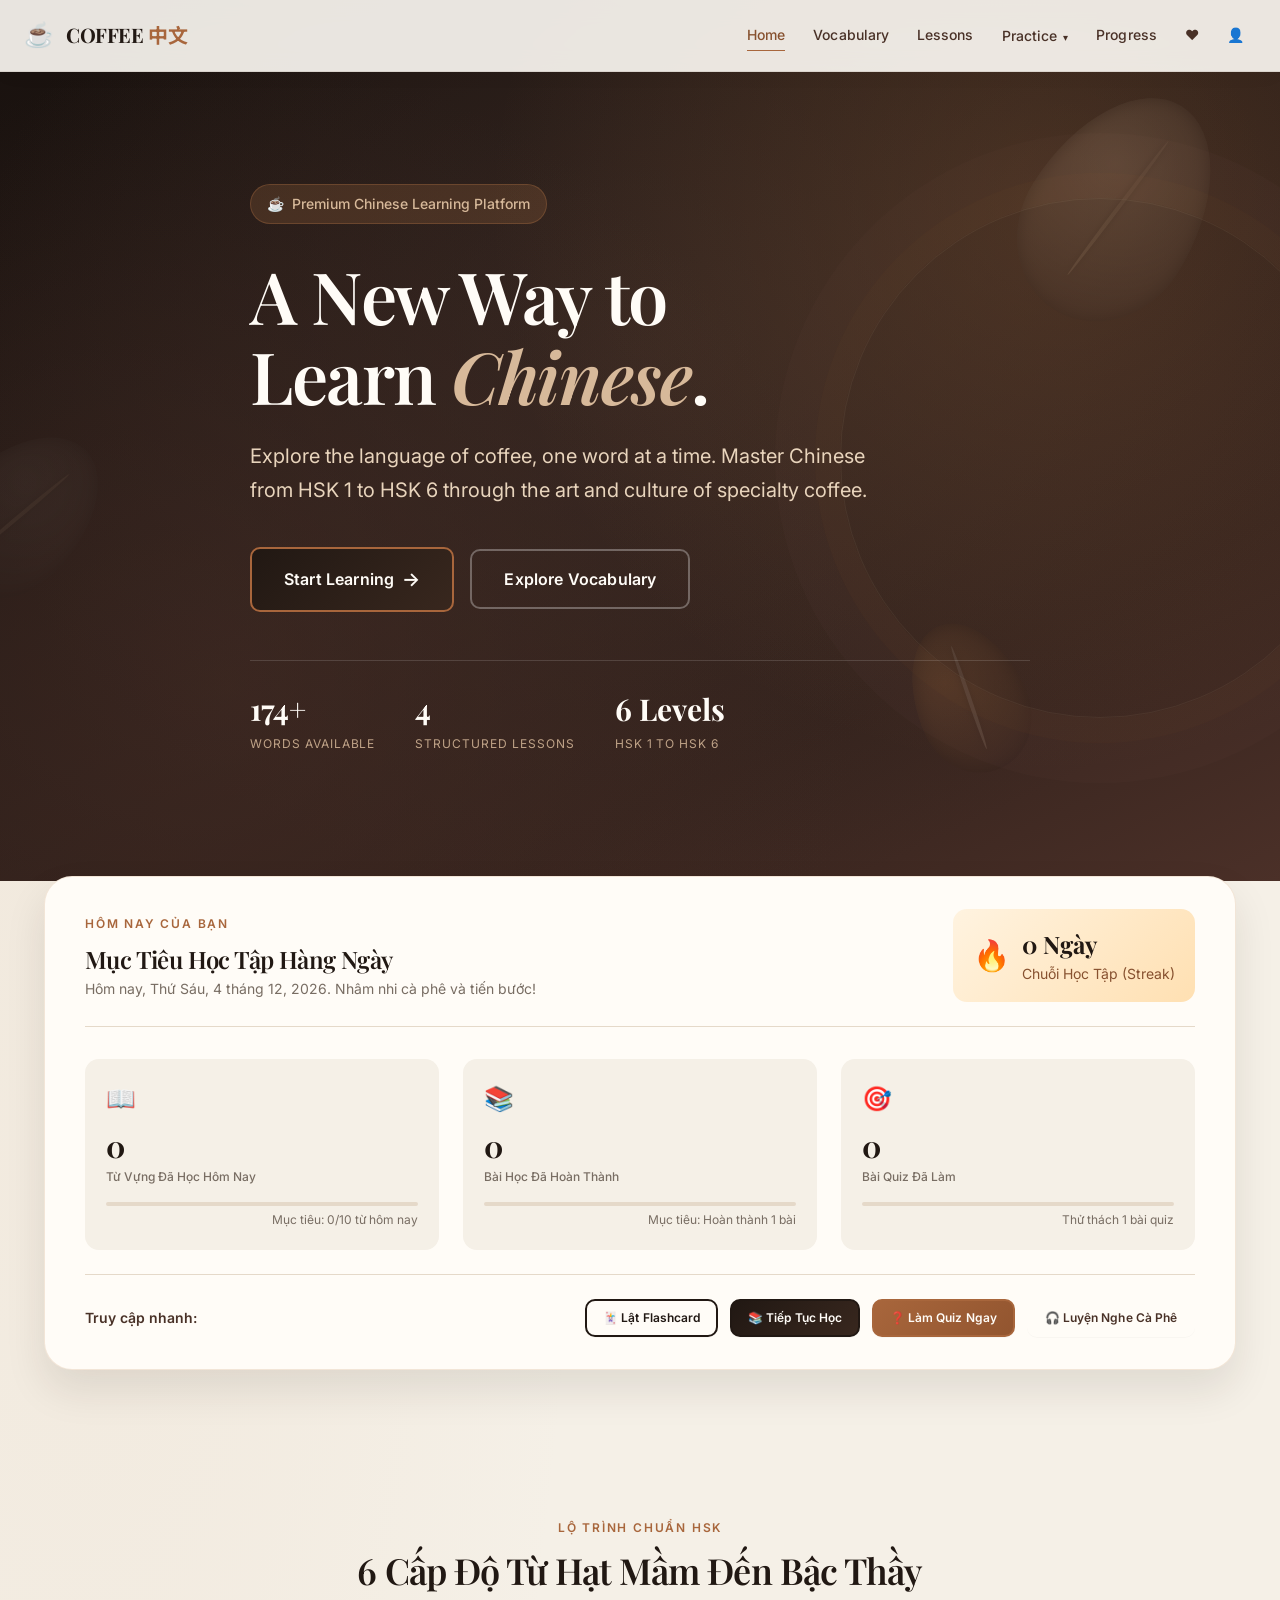
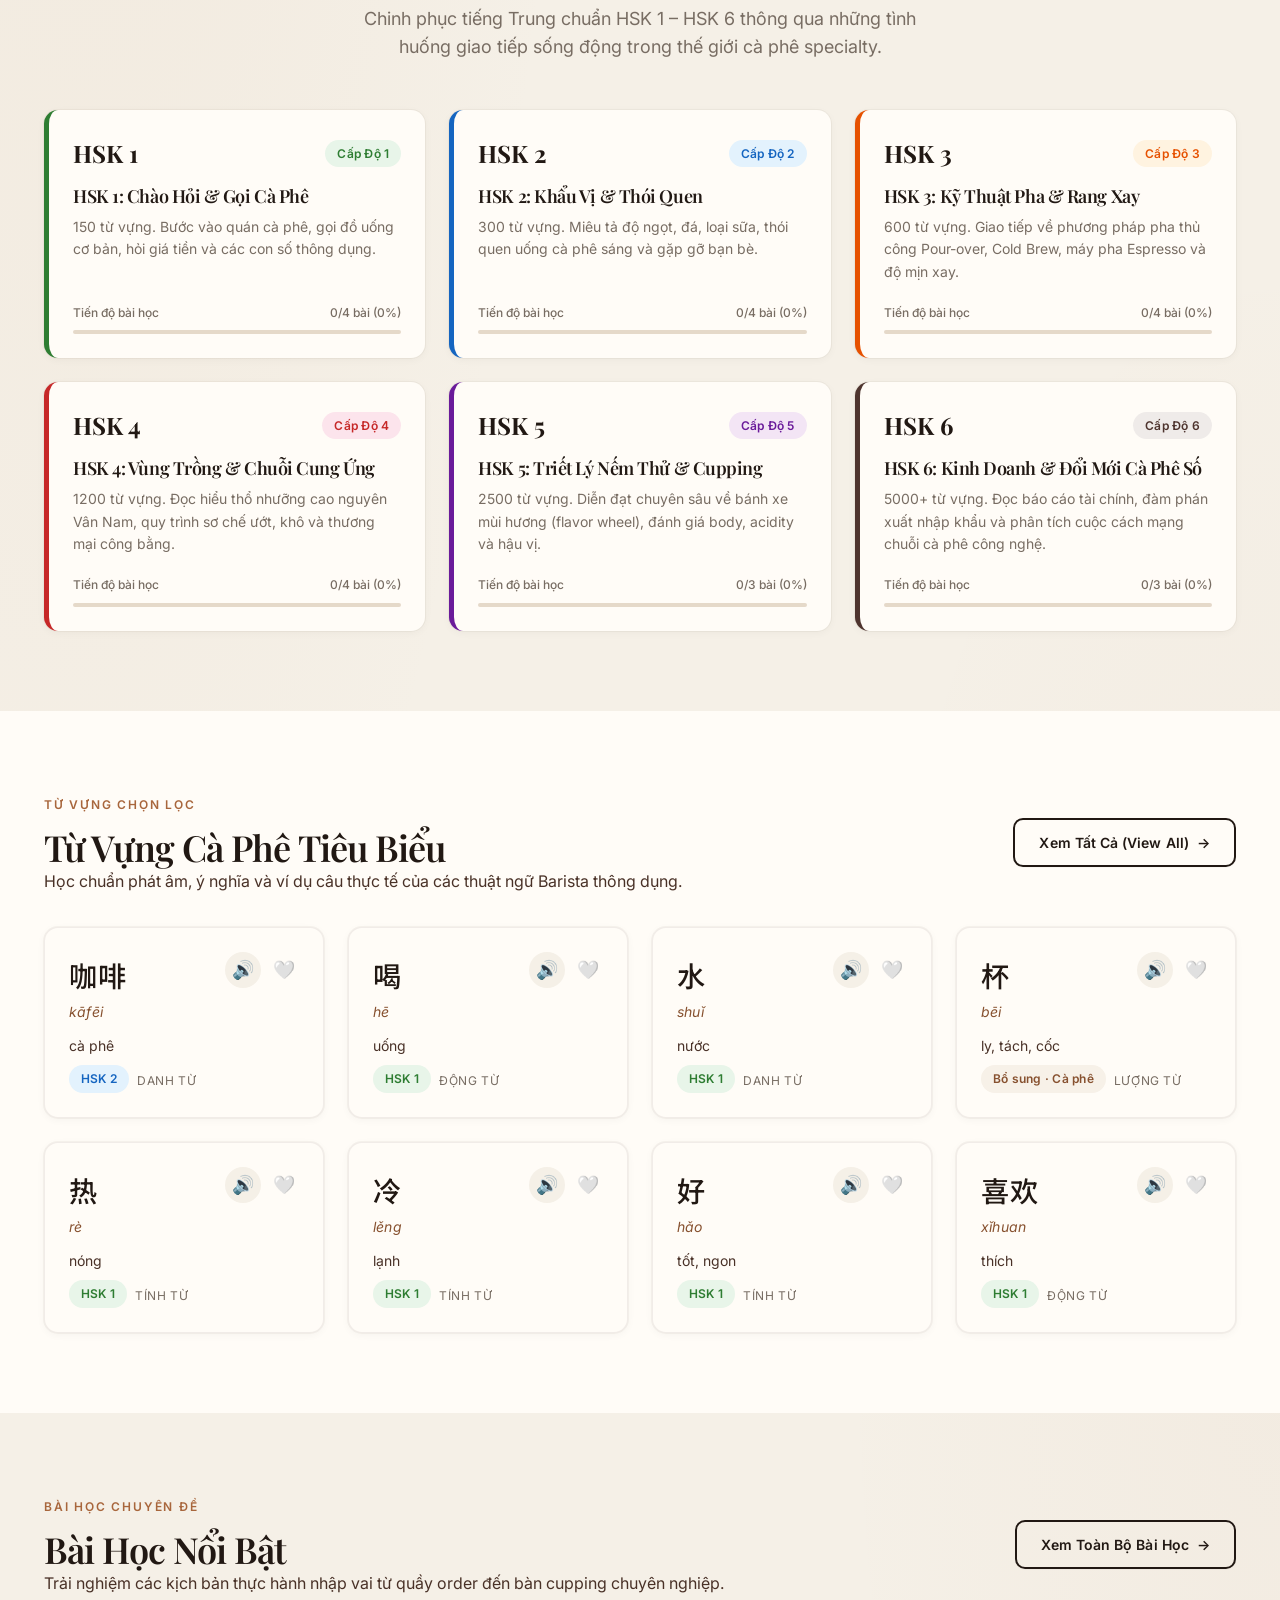
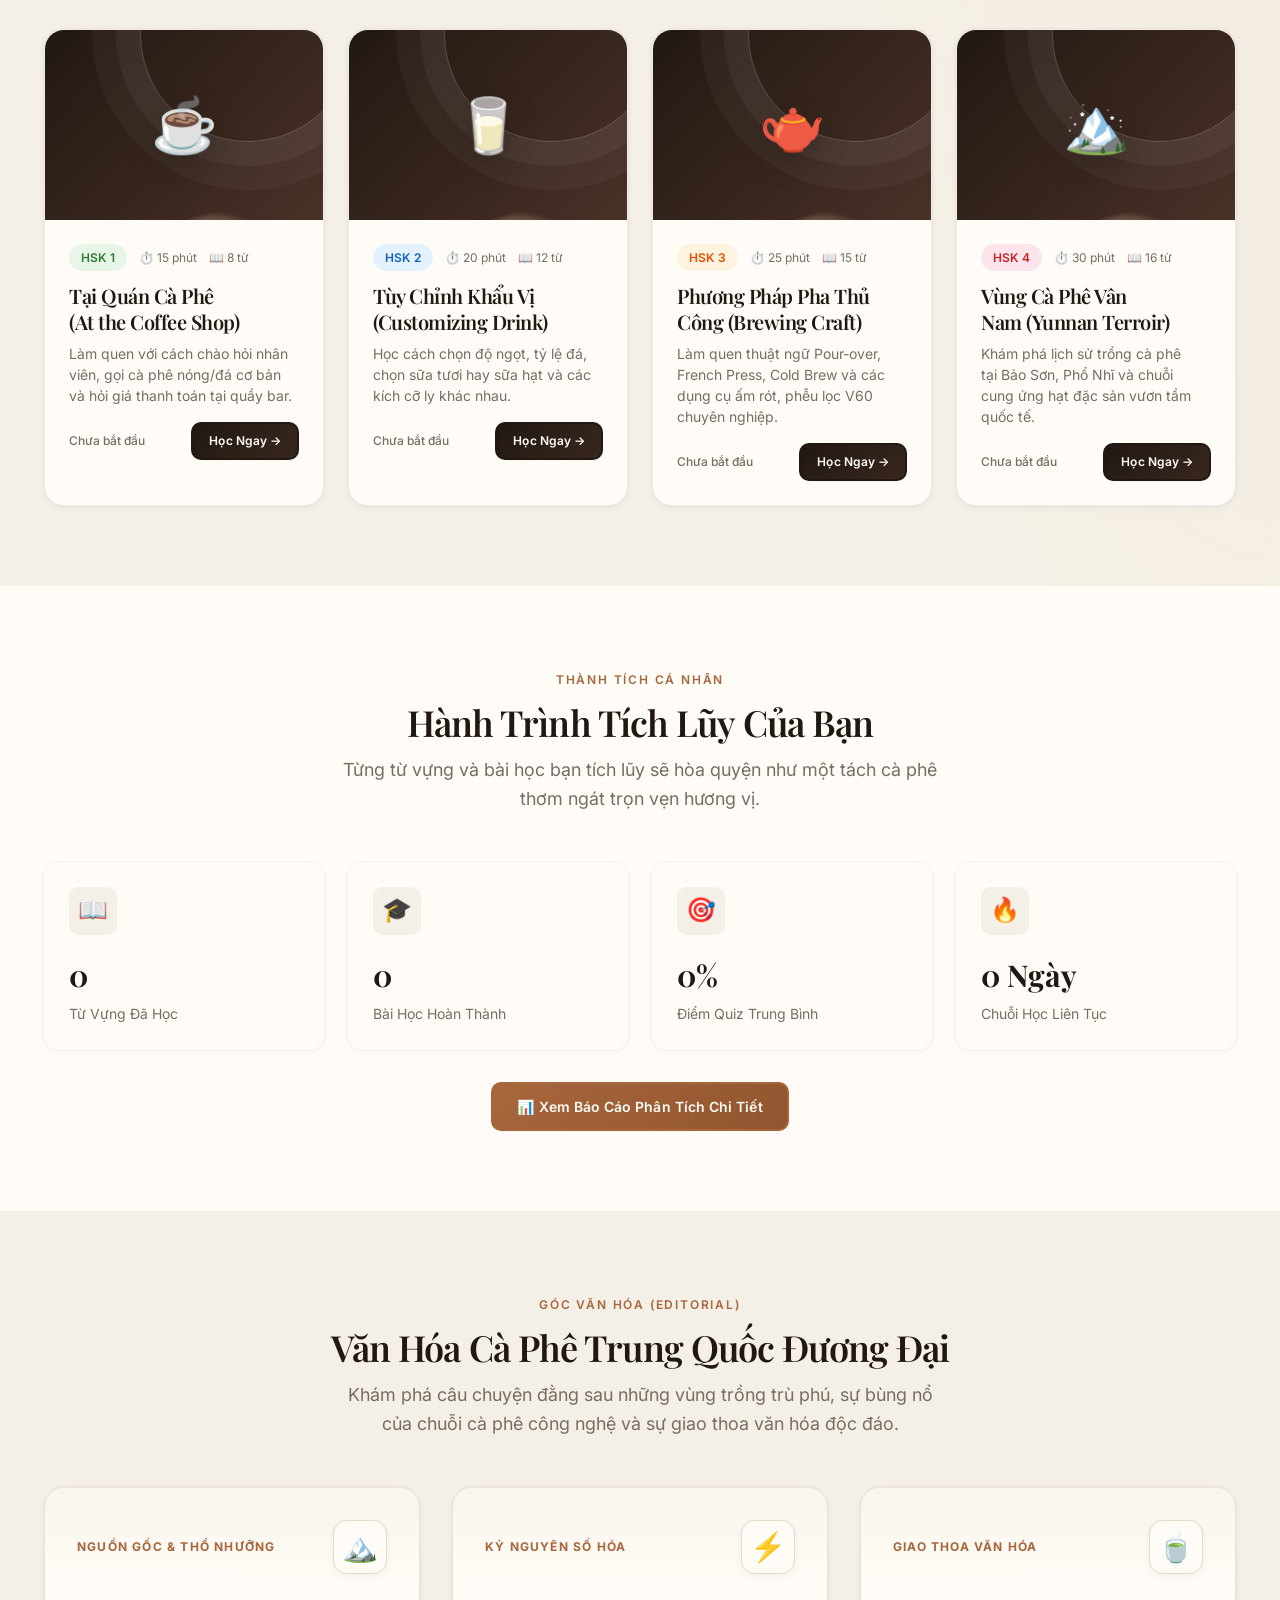
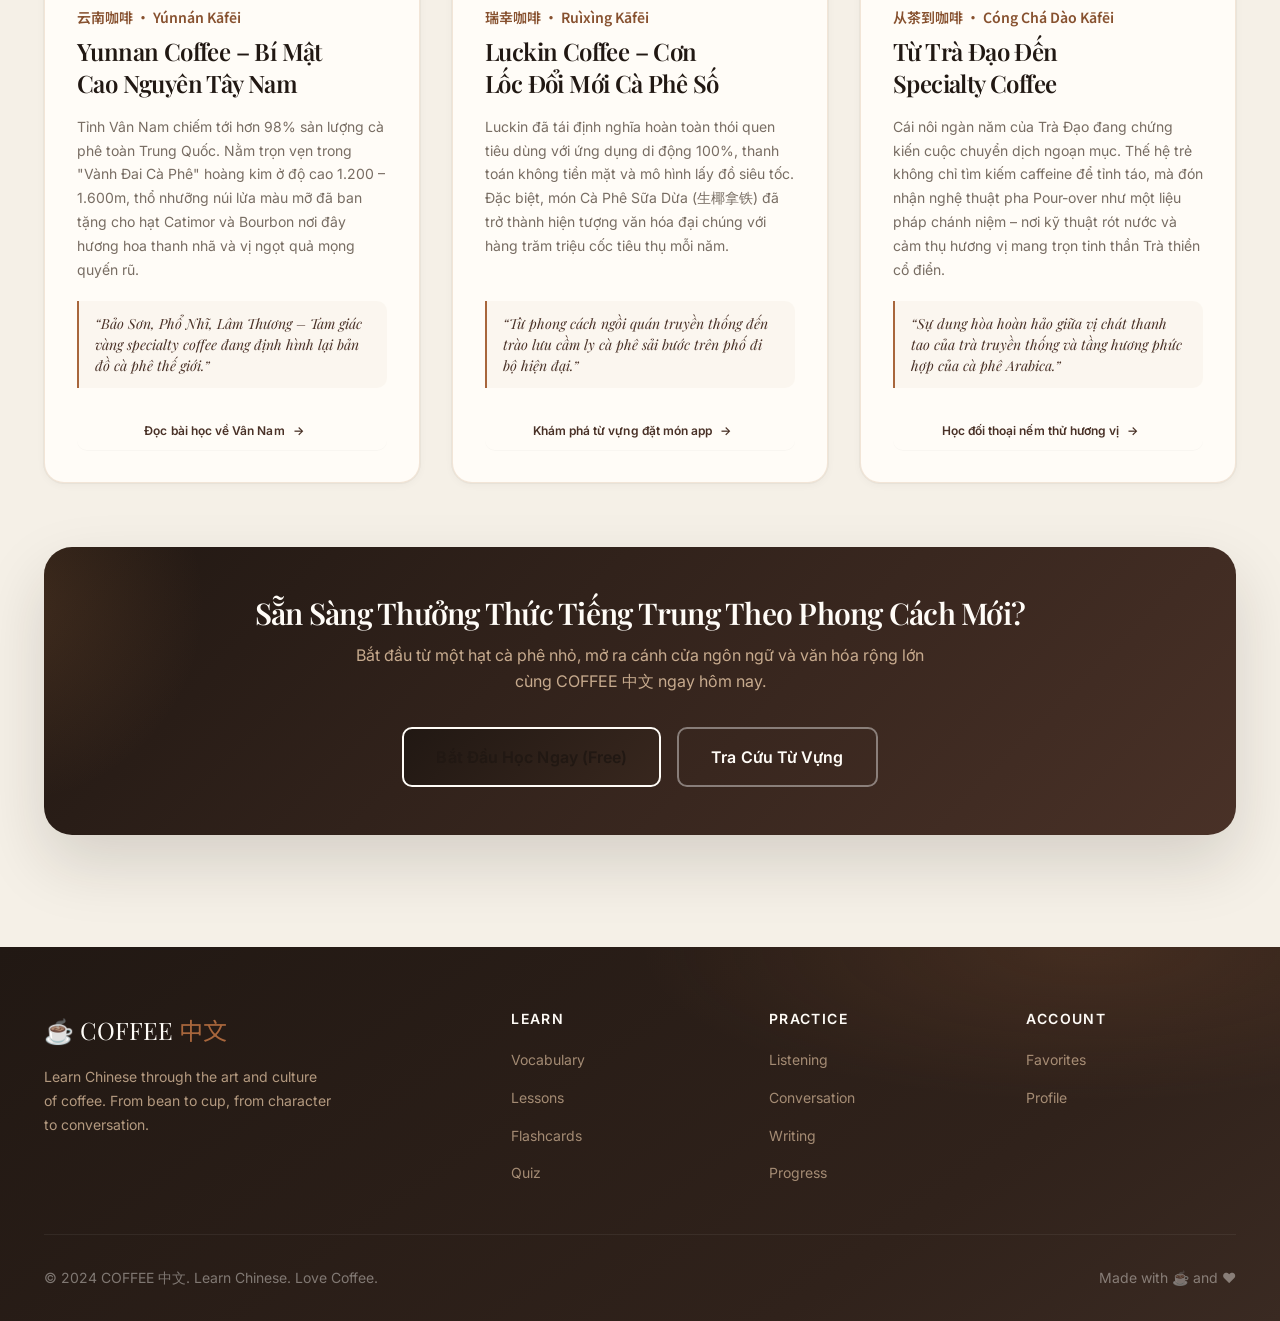
<file: index.html>
<!DOCTYPE html>
<html lang="vi">
<head>
  <meta charset="UTF-8">
  <meta name="viewport" content="width=device-width, initial-scale=1.0">
  <meta name="description" content="COFFEE 中文 – Nền tảng học tiếng Trung cao cấp kết hợp văn hóa cà phê đặc sản. Làm chủ HSK 1 đến HSK 6 qua nghệ thuật pha chế, thưởng thức và giao tiếp thực tế.">
  <title>COFFEE 中文 – Học Tiếng Trung Qua Văn Hóa Cà Phê</title>

  <!-- Google Fonts CDN -->
  <link rel="preconnect" href="https://fonts.googleapis.com">
  <link rel="preconnect" href="https://fonts.gstatic.com" crossorigin>
  <link href="https://fonts.googleapis.com/css2?family=Playfair+Display:ital,wght@0,400;0,600;0,700;1,400;1,600&family=Inter:wght@300;400;500;600;700&family=Noto+Sans+SC:wght@300;400;500;700&family=Cormorant+Garamond:ital,wght@0,400;0,600;1,400&display=swap" rel="stylesheet">

  <!-- Core Design System Stylesheets -->
  <link rel="stylesheet" href="css/style.css">
  <link rel="stylesheet" href="css/components.css">
  <link rel="stylesheet" href="css/responsive.css">

  <style>
    /* ============================================================
       HOMEPAGE SPECIFIC ENHANCEMENTS
       Premium Editorial Specialty Coffee Experience
       ============================================================ */

    /* Hero Styling & Pure CSS Coffee Atmosphere */
    .hero {
      position: relative;
      min-height: 94vh;
      display: flex;
      align-items: center;
      background-color: var(--espresso);
      background: 
        radial-gradient(circle at 82% 24%, rgba(184, 121, 69, 0.22) 0%, transparent 45%),
        radial-gradient(circle at 18% 78%, rgba(75, 48, 40, 0.45) 0%, transparent 50%),
        radial-gradient(ellipse at 50% 40%, rgba(58, 42, 36, 0.7) 0%, transparent 75%),
        linear-gradient(155deg, #18110E 0%, #251A16 40%, #35231D 75%, #4B3028 100%);
      overflow: hidden;
      padding: calc(var(--nav-height) + var(--space-12)) 0 var(--space-16);
    }

    /* Abstract Coffee Bean shapes via CSS */
    .hero-deco-bean {
      position: absolute;
      border-radius: 50% / 60% 60% 40% 40%;
      pointer-events: none;
      z-index: 1;
      opacity: 0.16;
      box-shadow: inset 0 0 16px rgba(0, 0, 0, 0.6);
    }

    .hero-deco-bean::before {
      content: "";
      position: absolute;
      top: 15%;
      bottom: 15%;
      left: 50%;
      width: 4px;
      background: var(--latte);
      border-radius: 50%;
      transform: translateX(-50%) rotate(5deg);
      box-shadow: 0 0 6px rgba(0, 0, 0, 0.4);
    }

    .hero-deco-bean-1 {
      width: 170px;
      height: 240px;
      background: radial-gradient(circle at 35% 35%, #D9B99B, #3A2A24);
      top: 10%;
      right: 6%;
      transform: rotate(32deg);
      animation: floatBean1 9s ease-in-out infinite alternate;
    }

    .hero-deco-bean-2 {
      width: 110px;
      height: 155px;
      background: radial-gradient(circle at 35% 35%, #B87945, #251A16);
      bottom: 12%;
      right: 20%;
      transform: rotate(-24deg);
      animation: floatBean2 11s ease-in-out infinite alternate;
    }

    .hero-deco-bean-3 {
      width: 130px;
      height: 185px;
      background: radial-gradient(circle at 35% 35%, #8C8077, #251A16);
      top: 48%;
      left: -45px;
      transform: rotate(45deg);
      opacity: 0.09;
    }

    /* Watermark Concentric Cup Rings */
    .hero-cup-ring {
      position: absolute;
      width: 520px;
      height: 520px;
      border-radius: 50%;
      border: 1px solid rgba(217, 185, 155, 0.08);
      box-shadow: 
        0 0 0 25px rgba(184, 121, 69, 0.025),
        0 0 0 65px rgba(217, 185, 155, 0.015);
      top: 52%;
      right: -80px;
      transform: translateY(-50%);
      pointer-events: none;
      z-index: 1;
    }

    @keyframes floatBean1 {
      0% { transform: rotate(32deg) translateY(0px); }
      100% { transform: rotate(36deg) translateY(-22px); }
    }

    @keyframes floatBean2 {
      0% { transform: rotate(-24deg) translateY(0px); }
      100% { transform: rotate(-18deg) translateY(18px); }
    }

    /* Hero CTA & Typography Enhancements */
    .hero-content {
      position: relative;
      z-index: 2;
      max-width: 780px;
    }

    .hero h1 {
      font-size: clamp(2.5rem, 5vw + 1rem, 4.5rem);
      color: var(--white);
      line-height: 1.1;
      margin-bottom: var(--space-6);
      letter-spacing: -0.02em;
    }

    .hero h1 .accent {
      color: var(--latte);
      font-style: italic;
      font-family: var(--font-heading);
    }

    .hero-subtitle {
      font-size: clamp(1rem, 2vw, 1.25rem);
      color: var(--latte-light);
      line-height: 1.7;
      margin-bottom: var(--space-10);
      max-width: 640px;
      opacity: 0.92;
    }

    .hero-actions {
      display: flex;
      align-items: center;
      gap: var(--space-4);
      flex-wrap: wrap;
    }

    .hero-actions .btn {
      font-weight: 600;
      letter-spacing: 0.01em;
    }

    .hero-stats {
      display: flex;
      align-items: center;
      gap: var(--space-10);
      margin-top: var(--space-12);
      padding-top: var(--space-8);
      border-top: 1px solid rgba(255, 255, 255, 0.14);
    }

    .hero-stat-item {
      display: flex;
      flex-direction: column;
    }

    .hero-stat-value {
      font-family: var(--font-heading);
      font-size: var(--text-3xl);
      color: var(--white);
      font-weight: 700;
      line-height: 1.1;
    }

    .hero-stat-label {
      font-size: var(--text-xs);
      color: var(--latte);
      text-transform: uppercase;
      letter-spacing: 0.08em;
      margin-top: var(--space-2);
      opacity: 0.85;
    }

    /* Daily Learning Section */
    .daily-learning-section {
      padding: var(--space-10) 0 var(--space-16);
      margin-top: -45px;
      position: relative;
      z-index: 10;
    }

    .daily-learning-card {
      background: var(--white);
      border-radius: var(--radius-2xl);
      padding: var(--space-8) var(--space-10);
      box-shadow: 0 20px 40px rgba(37, 26, 22, 0.1);
      border: 1px solid rgba(217, 185, 155, 0.35);
    }

    .daily-header {
      display: flex;
      align-items: center;
      justify-content: space-between;
      flex-wrap: wrap;
      gap: var(--space-4);
      margin-bottom: var(--space-8);
      padding-bottom: var(--space-6);
      border-bottom: 1px solid var(--cream-dark);
    }

    .daily-title {
      font-size: var(--text-2xl);
      margin-bottom: var(--space-1);
    }

    .daily-subtitle {
      font-size: var(--text-sm);
      color: var(--muted);
      margin-bottom: 0;
    }

    .daily-stat-box {
      background: var(--cream);
      border-radius: var(--radius-lg);
      padding: var(--space-5);
      display: flex;
      flex-direction: column;
      gap: var(--space-3);
      border: 1px solid transparent;
      transition: all var(--transition-base);
    }

    .daily-stat-box:hover {
      background: var(--white);
      border-color: var(--latte);
      box-shadow: var(--shadow-sm);
      transform: translateY(-2px);
    }

    .daily-stat-icon {
      font-size: var(--text-2xl);
    }

    .daily-stat-info {
      display: flex;
      flex-direction: column;
    }

    .daily-stat-num {
      font-family: var(--font-heading);
      font-size: var(--text-3xl);
      font-weight: 700;
      color: var(--espresso);
      line-height: 1.1;
    }

    .daily-stat-name {
      font-size: var(--text-xs);
      color: var(--muted);
      font-weight: 500;
      margin-top: var(--space-1);
    }

    .daily-goal-bar {
      display: flex;
      flex-direction: column;
      gap: var(--space-1);
      margin-top: var(--space-1);
    }

    .daily-goal-text {
      font-size: var(--text-xs);
      color: var(--muted);
      text-align: right;
    }

    .daily-actions-wrapper {
      margin-top: var(--space-6);
      padding-top: var(--space-6);
      border-top: 1px solid var(--cream-dark);
      display: flex;
      align-items: center;
      justify-content: space-between;
      flex-wrap: wrap;
      gap: var(--space-4);
    }

    .daily-actions-label {
      font-size: var(--text-sm);
      font-weight: 600;
      color: var(--coffee-brown);
    }

    .daily-actions {
      display: flex;
      flex-wrap: wrap;
      gap: var(--space-3);
    }

    /* HSK Cards Section */
    .hsk-grid {
      display: grid;
      grid-template-columns: repeat(3, 1fr);
      gap: var(--space-6);
    }

    .hsk-card {
      background-color: var(--white);
      border-radius: var(--radius-lg);
      padding: var(--space-6);
      box-shadow: var(--shadow-card);
      transition: all var(--transition-base);
      border-left: 5px solid transparent;
      cursor: pointer;
      display: flex;
      flex-direction: column;
      text-decoration: none;
    }

    .hsk-card:hover {
      transform: translateY(-4px);
      box-shadow: var(--shadow-lg);
    }

    .hsk-card-badge-row {
      display: flex;
      align-items: center;
      justify-content: space-between;
      margin-bottom: var(--space-3);
    }

    .hsk-number-label {
      font-family: var(--font-heading);
      font-size: var(--text-2xl);
      font-weight: 700;
      color: var(--espresso);
    }

    .hsk-card-title {
      font-size: var(--text-lg);
      font-family: var(--font-heading);
      color: var(--espresso);
      margin-bottom: var(--space-2);
      line-height: 1.3;
    }

    .hsk-card-desc {
      font-size: var(--text-sm);
      color: var(--muted);
      line-height: 1.6;
      margin-bottom: var(--space-5);
      flex: 1;
    }

    .hsk-progress-info {
      display: flex;
      align-items: center;
      justify-content: space-between;
      font-size: var(--text-xs);
      color: var(--muted);
      margin-bottom: var(--space-2);
      font-weight: 500;
    }

    /* Lesson Card Additions */
    .lesson-card-image {
      background: linear-gradient(135deg, var(--espresso) 0%, var(--coffee-brown) 100%);
      color: var(--latte);
      position: relative;
    }

    .lesson-completed-badge {
      position: absolute;
      top: 12px;
      right: 12px;
      background-color: var(--success);
      color: var(--white);
      font-size: var(--text-xs);
      padding: 3px 8px;
      border-radius: var(--radius-full);
      font-weight: 600;
    }

    /* Animated Stat Cards */
    .stat-card {
      transition: all var(--transition-base);
      border: 1px solid transparent;
    }

    .stat-card:hover {
      transform: translateY(-4px);
      box-shadow: var(--shadow-lg);
      border-color: var(--latte);
    }

    /* Editorial Culture Cards */
    .culture-card {
      background-color: var(--white);
      border-radius: var(--radius-xl);
      overflow: hidden;
      box-shadow: var(--shadow-card);
      transition: all var(--transition-base);
      display: flex;
      flex-direction: column;
      border: 1px solid rgba(217, 185, 155, 0.35);
      position: relative;
    }

    .culture-card:hover {
      transform: translateY(-4px);
      box-shadow: var(--shadow-xl);
      border-color: var(--latte);
    }

    .culture-card-header {
      padding: var(--space-8) var(--space-8) var(--space-4);
      background: linear-gradient(180deg, rgba(247, 241, 232, 0.7) 0%, transparent 100%);
      display: flex;
      align-items: center;
      justify-content: space-between;
    }

    .culture-icon-badge {
      width: 54px;
      height: 54px;
      border-radius: var(--radius-lg);
      background: var(--white);
      display: flex;
      align-items: center;
      justify-content: center;
      font-size: 1.8rem;
      box-shadow: var(--shadow-sm);
      border: 1px solid var(--cream-dark);
    }

    .culture-tag {
      font-size: var(--text-xs);
      font-weight: 700;
      letter-spacing: 0.1em;
      text-transform: uppercase;
      color: var(--caramel);
    }

    .culture-card-body {
      padding: var(--space-4) var(--space-8) var(--space-8);
      flex: 1;
      display: flex;
      flex-direction: column;
    }

    .culture-chinese-sub {
      font-family: var(--font-chinese);
      font-size: var(--text-sm);
      color: var(--caramel-dark);
      font-weight: 600;
      margin-bottom: var(--space-2);
    }

    .culture-title {
      font-family: var(--font-heading);
      font-size: var(--text-2xl);
      color: var(--espresso);
      margin-bottom: var(--space-4);
      line-height: 1.3;
    }

    .culture-desc {
      font-size: var(--text-sm);
      color: var(--muted);
      line-height: 1.7;
      margin-bottom: var(--space-5);
      flex: 1;
    }

    .culture-quote {
      font-family: var(--font-heading);
      font-style: italic;
      font-size: var(--text-sm);
      color: var(--coffee-brown);
      border-left: 2px solid var(--caramel);
      padding: var(--space-3) var(--space-4);
      margin-bottom: var(--space-6);
      background: rgba(247, 241, 232, 0.5);
      border-radius: 0 var(--radius-md) var(--radius-md) 0;
      line-height: 1.5;
    }

    /* CTA Editorial Strip */
    .cta-banner {
      background: linear-gradient(135deg, var(--espresso) 0%, var(--coffee-brown) 100%);
      border-radius: var(--radius-2xl);
      padding: var(--space-12) var(--space-8);
      text-align: center;
      color: var(--white);
      position: relative;
      overflow: hidden;
      margin: var(--space-16) 0 var(--space-8);
      box-shadow: var(--shadow-xl);
    }

    .cta-banner::before {
      content: "";
      position: absolute;
      top: -50%;
      left: -20%;
      width: 400px;
      height: 400px;
      background: radial-gradient(circle, rgba(184, 121, 69, 0.2) 0%, transparent 70%);
      border-radius: 50%;
      pointer-events: none;
    }

    .cta-banner h2 {
      color: var(--white);
      font-size: var(--text-3xl);
      margin-bottom: var(--space-3);
    }

    .cta-banner p {
      color: var(--latte);
      font-size: var(--text-base);
      max-width: 580px;
      margin: 0 auto var(--space-8);
      opacity: 0.9;
    }

    /* Word Detail Modal Specifics */
    .modal-char-display {
      text-align: center;
      padding: var(--space-4) 0;
      border-bottom: 1px solid var(--cream-dark);
      margin-bottom: var(--space-6);
    }

    .modal-char-chinese {
      font-family: var(--font-chinese);
      font-size: 3.8rem;
      font-weight: 600;
      color: var(--espresso);
      line-height: 1.1;
    }

    .modal-char-pinyin {
      font-size: var(--text-xl);
      color: var(--caramel);
      font-style: italic;
      margin-top: var(--space-2);
      display: flex;
      align-items: center;
      justify-content: center;
      gap: var(--space-2);
    }

    .modal-char-meaning {
      font-size: var(--text-lg);
      color: var(--coffee-brown);
      font-weight: 600;
      margin-top: var(--space-3);
    }

    .modal-example-box {
      background: var(--cream);
      border-radius: var(--radius-md);
      padding: var(--space-4) var(--space-5);
      border-left: 3px solid var(--caramel);
      margin-top: var(--space-4);
    }
  </style>
</head>
<body>

  <!-- Navigation Component rendered by navigation.js / App.init() -->
  <nav id="main-nav"></nav>

  <!-- ============================================================
       HERO SECTION
       Full-Screen Rich Coffee Gradients + CSS Coffee Beans + Live Stats
       ============================================================ -->
  <header class="hero" id="hero">
    <!-- Pure CSS Coffee Bean Shapes and Atmospheric Watermark -->
    <div class="hero-deco-bean hero-deco-bean-1" aria-hidden="true"></div>
    <div class="hero-deco-bean hero-deco-bean-2" aria-hidden="true"></div>
    <div class="hero-deco-bean hero-deco-bean-3" aria-hidden="true"></div>
    <div class="hero-cup-ring" aria-hidden="true"></div>

    <div class="container hero-content">
      <div class="hero-label animate-fade-in-up delay-1">
        <span>☕</span>
        <span>Premium Chinese Learning Platform</span>
      </div>

      <h1 class="animate-fade-in-up delay-2">
        A New Way to Learn <span class="accent">Chinese</span>.
      </h1>

      <p class="hero-subtitle animate-fade-in-up delay-3">
        Explore the language of coffee, one word at a time. Master Chinese from HSK 1 to HSK 6 through the art and culture of specialty coffee.
      </p>

      <div class="hero-actions animate-fade-in-up delay-4">
        <a href="pages/lessons.html" class="btn btn-primary btn-lg">
          <span>Start Learning</span>
          <span style="font-size: 1.2em;">→</span>
        </a>
        <a href="pages/vocabulary.html" class="btn btn-secondary btn-lg">
          <span>Explore Vocabulary</span>
        </a>
      </div>

      <!-- Live Dynamic Stats Row -->
      <div class="hero-stats animate-fade-in-up delay-5">
        <div class="hero-stat-item">
          <div class="hero-stat-value" id="hero-words-stat">--</div>
          <div class="hero-stat-label">Words Available</div>
        </div>
        <div class="hero-stat-item">
          <div class="hero-stat-value" id="hero-lessons-stat">--</div>
          <div class="hero-stat-label">Structured Lessons</div>
        </div>
        <div class="hero-stat-item">
          <div class="hero-stat-value" id="hero-levels-stat">6 Levels</div>
          <div class="hero-stat-label">HSK 1 to HSK 6</div>
        </div>
      </div>
    </div>
  </header>

  <!-- ============================================================
       DAILY LEARNING SECTION
       Real-time stats from StorageManager & Fast Actions
       ============================================================ -->
  <section class="daily-learning-section scroll-animate" id="daily-learning" aria-label="Tiến độ học hôm nay">
    <div class="container">
      <div class="daily-learning-card">
        <div class="daily-header">
          <div>
            <span class="section-label">Hôm Nay Của Bạn</span>
            <h2 class="daily-title">Mục Tiêu Học Tập Hàng Ngày</h2>
            <p class="daily-subtitle" id="daily-today-date">Nhâm nhi một tách cà phê và tích lũy từng từ vựng mỗi ngày.</p>
          </div>
          <div class="streak-display">
            <span class="streak-icon">🔥</span>
            <div>
              <div class="streak-count" id="daily-streak-count">0 Ngày</div>
              <div class="streak-label">Chuỗi Học Tập (Streak)</div>
            </div>
          </div>
        </div>

        <div class="grid grid-3 gap-6">
          <!-- Words Today -->
          <div class="daily-stat-box">
            <div class="daily-stat-icon">📖</div>
            <div class="daily-stat-info">
              <span class="daily-stat-num" id="daily-words-num">0</span>
              <span class="daily-stat-name">Từ Vựng Đã Học Hôm Nay</span>
            </div>
            <div class="daily-goal-bar">
              <div class="progress-bar progress-bar-sm">
                <div class="progress-bar-fill" id="daily-words-bar" style="width: 0%;"></div>
              </div>
              <span class="daily-goal-text" id="daily-words-goal-text">Mục tiêu: 10 từ/ngày</span>
            </div>
          </div>

          <!-- Lessons Today -->
          <div class="daily-stat-box">
            <div class="daily-stat-icon">📚</div>
            <div class="daily-stat-info">
              <span class="daily-stat-num" id="daily-lessons-num">0</span>
              <span class="daily-stat-name">Bài Học Đã Hoàn Thành</span>
            </div>
            <div class="daily-goal-bar">
              <div class="progress-bar progress-bar-sm">
                <div class="progress-bar-fill" id="daily-lessons-bar" style="width: 0%;"></div>
              </div>
              <span class="daily-goal-text" id="daily-lessons-goal-text">Khuyên dùng: 1 bài/ngày</span>
            </div>
          </div>

          <!-- Quizzes Today -->
          <div class="daily-stat-box">
            <div class="daily-stat-icon">🎯</div>
            <div class="daily-stat-info">
              <span class="daily-stat-num" id="daily-quizzes-num">0</span>
              <span class="daily-stat-name">Bài Quiz Đã Làm</span>
            </div>
            <div class="daily-goal-bar">
              <div class="progress-bar progress-bar-sm">
                <div class="progress-bar-fill" id="daily-quizzes-bar" style="width: 0%;"></div>
              </div>
              <span class="daily-goal-text" id="daily-quizzes-goal-text">Rèn luyện phản xạ nhanh</span>
            </div>
          </div>
        </div>

        <!-- Quick Action Shortcuts -->
        <div class="daily-actions-wrapper">
          <span class="daily-actions-label">Truy cập nhanh:</span>
          <div class="daily-actions">
            <a href="pages/flashcards.html" class="btn btn-secondary btn-sm">
              <span>🃏 Lật Flashcard</span>
            </a>
            <a href="pages/lessons.html" class="btn btn-primary btn-sm">
              <span>📚 Tiếp Tục Học</span>
            </a>
            <a href="pages/quiz.html" class="btn btn-caramel btn-sm">
              <span>❓ Làm Quiz Ngay</span>
            </a>
            <a href="pages/listening.html" class="btn btn-ghost btn-sm">
              <span>🎧 Luyện Nghe Cà Phê</span>
            </a>
          </div>
        </div>
      </div>
    </div>
  </section>

  <!-- ============================================================
       LEARNING PATHS SECTION
       HSK 1-6 Cards with real progress bars
       ============================================================ -->
  <section class="section scroll-animate" id="learning-paths">
    <div class="container">
      <div class="section-header">
        <span class="section-label">Lộ Trình Chuẩn HSK</span>
        <h2>6 Cấp Độ Từ Hạt Mầm Đến Bậc Thầy</h2>
        <p class="section-subtitle">
          Chinh phục tiếng Trung chuẩn HSK 1 – HSK 6 thông qua những tình huống giao tiếp sống động trong thế giới cà phê specialty.
        </p>
      </div>

      <div class="hsk-grid" id="hsk-cards-container">
        <!-- Rendered dynamically by JavaScript with real user progress -->
      </div>
    </div>
  </section>

  <!-- ============================================================
       COFFEE VOCABULARY SECTION
       8 Featured Cards with Audio, Favorites, Modal Details
       ============================================================ -->
  <section class="section scroll-animate" id="coffee-vocabulary" style="background-color: var(--white);">
    <div class="container">
      <div class="flex justify-between items-center mb-8 flex-wrap gap-4">
        <div>
          <span class="section-label">Từ Vựng Chọn Lọc</span>
          <h2>Từ Vựng Cà Phê Tiêu Biểu</h2>
          <p class="text-muted" style="margin-bottom: 0;">
            Học chuẩn phát âm, ý nghĩa và ví dụ câu thực tế của các thuật ngữ Barista thông dụng.
          </p>
        </div>
        <a href="pages/vocabulary.html" class="btn btn-secondary">
          <span>Xem Tất Cả (View All)</span>
          <span>→</span>
        </a>
      </div>

      <div class="grid grid-4 gap-6" id="featured-vocab-container">
        <!-- Injected via App.renderVocabCard() -->
      </div>
    </div>
  </section>

  <!-- ============================================================
       FEATURED LESSONS SECTION
       4 Lesson Cards with icons, level badges, progress
       ============================================================ -->
  <section class="section scroll-animate" id="featured-lessons">
    <div class="container">
      <div class="flex justify-between items-center mb-8 flex-wrap gap-4">
        <div>
          <span class="section-label">Bài Học Chuyên Đề</span>
          <h2>Bài Học Nổi Bật</h2>
          <p class="text-muted" style="margin-bottom: 0;">
            Trải nghiệm các kịch bản thực hành nhập vai từ quầy order đến bàn cupping chuyên nghiệp.
          </p>
        </div>
        <a href="pages/lessons.html" class="btn btn-secondary">
          <span>Xem Toàn Bộ Bài Học</span>
          <span>→</span>
        </a>
      </div>

      <div class="grid grid-4 gap-6" id="featured-lessons-container">
        <!-- Injected via JavaScript from LESSONS_DATA -->
      </div>
    </div>
  </section>

  <!-- ============================================================
       LEARNING STATISTICS SECTION
       Live Stats from StorageManager with Counter Animation
       ============================================================ -->
  <section class="section scroll-animate" id="learning-stats" style="background-color: var(--white);">
    <div class="container">
      <div class="section-header">
        <span class="section-label">Thành Tích Cá Nhân</span>
        <h2>Hành Trình Tích Lũy Của Bạn</h2>
        <p class="section-subtitle">
          Từng từ vựng và bài học bạn tích lũy sẽ hòa quyện như một tách cà phê thơm ngát trọn vẹn hương vị.
        </p>
      </div>

      <div class="grid grid-4 gap-6">
        <!-- Stat 1: Total Words Learned -->
        <div class="stat-card">
          <div class="stat-card-icon">📖</div>
          <div class="stat-card-value" id="stats-total-words">0</div>
          <div class="stat-card-label">Từ Vựng Đã Học</div>
        </div>

        <!-- Stat 2: Lessons Completed -->
        <div class="stat-card">
          <div class="stat-card-icon">🎓</div>
          <div class="stat-card-value" id="stats-completed-lessons">0</div>
          <div class="stat-card-label">Bài Học Hoàn Thành</div>
        </div>

        <!-- Stat 3: Average Quiz Score -->
        <div class="stat-card">
          <div class="stat-card-icon">🎯</div>
          <div class="stat-card-value" id="stats-avg-quiz">0%</div>
          <div class="stat-card-label">Điểm Quiz Trung Bình</div>
        </div>

        <!-- Stat 4: Study Streak -->
        <div class="stat-card">
          <div class="stat-card-icon">🔥</div>
          <div class="stat-card-value" id="stats-streak-days">0 Ngày</div>
          <div class="stat-card-label">Chuỗi Học Liên Tục</div>
        </div>
      </div>

      <!-- Deep Dive CTA -->
      <div class="text-center mt-8">
        <a href="pages/progress.html" class="btn btn-caramel">
          <span>📊 Xem Báo Cáo Phân Tích Chi Tiết</span>
        </a>
      </div>
    </div>
  </section>

  <!-- ============================================================
       COFFEE CULTURE SECTION
       3 Editorial-Style Magazine Cards: Yunnan, Luckin, Tea to Coffee
       ============================================================ -->
  <section class="section scroll-animate" id="coffee-culture">
    <div class="container">
      <div class="section-header">
        <span class="section-label">Góc Văn Hóa (Editorial)</span>
        <h2>Văn Hóa Cà Phê Trung Quốc Đương Đại</h2>
        <p class="section-subtitle">
          Khám phá câu chuyện đằng sau những vùng trồng trù phú, sự bùng nổ của chuỗi cà phê công nghệ và sự giao thoa văn hóa độc đáo.
        </p>
      </div>

      <div class="grid grid-3 gap-8">
        <!-- Card 1: Yunnan Coffee -->
        <article class="culture-card">
          <div class="culture-card-header">
            <span class="culture-tag">Nguồn Gốc & Thổ Nhưỡng</span>
            <div class="culture-icon-badge" title="Vùng Trồng Vân Nam">🏔️</div>
          </div>
          <div class="culture-card-body">
            <div class="culture-chinese-sub">云南咖啡 · Yúnnán Kāfēi</div>
            <h3 class="culture-title">Yunnan Coffee – Bí Mật Cao Nguyên Tây Nam</h3>
            <p class="culture-desc">
              Tỉnh Vân Nam chiếm tới hơn 98% sản lượng cà phê toàn Trung Quốc. Nằm trọn vẹn trong "Vành Đai Cà Phê" hoàng kim ở độ cao 1.200 – 1.600m, thổ nhưỡng núi lửa màu mỡ đã ban tặng cho hạt Catimor và Bourbon nơi đây hương hoa thanh nhã và vị ngọt quả mọng quyến rũ.
            </p>
            <div class="culture-quote">
              “Bảo Sơn, Phổ Nhĩ, Lâm Thương – Tam giác vàng specialty coffee đang định hình lại bản đồ cà phê thế giới.”
            </div>
            <a href="pages/lessons.html?level=4" class="btn btn-ghost btn-sm" style="padding-left: 0;">
              <span>Đọc bài học về Vân Nam</span>
              <span>→</span>
            </a>
          </div>
        </article>

        <!-- Card 2: Luckin Coffee -->
        <article class="culture-card">
          <div class="culture-card-header">
            <span class="culture-tag">Kỷ Nguyên Số Hóa</span>
            <div class="culture-icon-badge" title="Cà Phê Công Nghệ">⚡</div>
          </div>
          <div class="culture-card-body">
            <div class="culture-chinese-sub">瑞幸咖啡 · Ruìxìng Kāfēi</div>
            <h3 class="culture-title">Luckin Coffee – Cơn Lốc Đổi Mới Cà Phê Số</h3>
            <p class="culture-desc">
              Luckin đã tái định nghĩa hoàn toàn thói quen tiêu dùng với ứng dụng di động 100%, thanh toán không tiền mặt và mô hình lấy đồ siêu tốc. Đặc biệt, món Cà Phê Sữa Dừa (生椰拿铁) đã trở thành hiện tượng văn hóa đại chúng với hàng trăm triệu cốc tiêu thụ mỗi năm.
            </p>
            <div class="culture-quote">
              “Từ phong cách ngồi quán truyền thống đến trào lưu cầm ly cà phê sải bước trên phố đi bộ hiện đại.”
            </div>
            <a href="pages/lessons.html?level=3" class="btn btn-ghost btn-sm" style="padding-left: 0;">
              <span>Khám phá từ vựng đặt món app</span>
              <span>→</span>
            </a>
          </div>
        </article>

        <!-- Card 3: Tea to Coffee -->
        <article class="culture-card">
          <div class="culture-card-header">
            <span class="culture-tag">Giao Thoa Văn Hóa</span>
            <div class="culture-icon-badge" title="Từ Trà Đến Cà Phê">🍵</div>
          </div>
          <div class="culture-card-body">
            <div class="culture-chinese-sub">从茶到咖啡 · Cóng Chá Dào Kāfēi</div>
            <h3 class="culture-title">Từ Trà Đạo Đến Specialty Coffee</h3>
            <p class="culture-desc">
              Cái nôi ngàn năm của Trà Đạo đang chứng kiến cuộc chuyển dịch ngoạn mục. Thế hệ trẻ không chỉ tìm kiếm caffeine để tỉnh táo, mà đón nhận nghệ thuật pha Pour-over như một liệu pháp chánh niệm – nơi kỹ thuật rót nước và cảm thụ hương vị mang trọn tinh thần Trà thiền cổ điển.
            </p>
            <div class="culture-quote">
              “Sự dung hòa hoàn hảo giữa vị chát thanh tao của trà truyền thống và tầng hương phức hợp của cà phê Arabica.”
            </div>
            <a href="pages/lessons.html?level=2" class="btn btn-ghost btn-sm" style="padding-left: 0;">
              <span>Học đối thoại nếm thử hương vị</span>
              <span>→</span>
            </a>
          </div>
        </article>
      </div>

      <!-- Bottom Editorial Banner -->
      <div class="cta-banner">
        <h2>Sẵn Sàng Thưởng Thức Tiếng Trung Theo Phong Cách Mới?</h2>
        <p>Bắt đầu từ một hạt cà phê nhỏ, mở ra cánh cửa ngôn ngữ và văn hóa rộng lớn cùng COFFEE 中文 ngay hôm nay.</p>
        <div class="flex justify-center gap-4 flex-wrap">
          <a href="pages/lessons.html" class="btn btn-primary btn-lg" style="background-color: var(--white); color: var(--espresso); border-color: var(--white);">
            <span>Bắt Đầu Học Ngay (Free)</span>
          </a>
          <a href="pages/vocabulary.html" class="btn btn-secondary btn-lg" style="color: var(--white); border-color: rgba(255,255,255,0.4);">
            <span>Tra Cứu Từ Vựng</span>
          </a>
        </div>
      </div>
    </div>
  </section>

  <!-- Word Detail Modal Component -->
  <div id="word-detail-modal" class="modal-overlay" role="dialog" aria-modal="true" aria-labelledby="modal-word-title">
    <div class="modal">
      <div class="modal-header">
        <h3 id="modal-word-title">Chi Tiết Từ Vựng</h3>
        <button class="modal-close" onclick="App.closeModal('word-detail-modal')" aria-label="Đóng hộp thoại">✕</button>
      </div>
      <div class="modal-body" id="word-detail-body">
        <!-- Injected dynamically by showWordDetail() -->
      </div>
      <div class="modal-footer">
        <button class="btn btn-secondary" onclick="App.closeModal('word-detail-modal')">Đóng</button>
        <button id="modal-learn-toggle-btn" class="btn btn-primary">Đánh dấu đã học</button>
      </div>
    </div>
  </div>

  <!-- Footer Component rendered by navigation.js / App.init() -->
  <footer id="main-footer"></footer>

  <!-- ============================================================
       SCRIPT DEPENDENCIES
       ============================================================ -->
  <script src="data/vocabulary.js"></script>
  <script src="data/lessons.js"></script>
  <script src="js/storage.js"></script>
  <script src="js/navigation.js"></script>
  <script src="js/main.js"></script>

  <!-- ============================================================
       HOMEPAGE SPECIFIC LOGIC
       ============================================================ -->
  <script>
    /* Safe Fallback Datasets (Ensures page operates flawlessly if data scripts are loading or offline) */
    const DEFAULT_COFFEE_VOCAB = [
      {
        id: 'vocab-01',
        simplified: '咖啡',
        traditional: '咖啡',
        pinyin: 'kāfēi',
        meaningVi: 'Cà phê',
        hsk: 1,
        type: 'Danh từ',
        example: '我每天早晨都要喝一杯热咖啡。',
        examplePinyin: 'Wǒ měitiān zǎochén dōu yào hē yī bēi rè kāfēi.',
        exampleVi: 'Mỗi buổi sáng tôi đều phải uống một tách cà phê nóng.'
      },
      {
        id: 'vocab-02',
        simplified: '拿铁',
        traditional: '拿鐵',
        pinyin: 'nátiě',
        meaningVi: 'Cà phê Latte',
        hsk: 'coffee',
        type: 'Danh từ',
        example: '请给我一杯燕麦奶热拿铁，不加糖。',
        examplePinyin: 'Qǐng gěi wǒ yī bēi yànmài nǎi rè nátiě, bù jiā táng.',
        exampleVi: 'Cho tôi một ly latte nóng sữa yến mạch, không thêm đường.'
      },
      {
        id: 'vocab-03',
        simplified: '浓缩咖啡',
        traditional: '濃縮咖啡',
        pinyin: 'nóngsuō kāfēi',
        meaningVi: 'Cà phê Espresso',
        hsk: 'coffee',
        type: 'Danh từ',
        example: '意式浓缩咖啡是调制拿铁和卡布奇诺的基础。',
        examplePinyin: 'Yìshì nóngsuō kāfēi shì tiáozhì nátiě hé kǎbùqínuò de jīchǔ.',
        exampleVi: 'Espresso Ý là nền tảng để pha chế latte và cappuccino.'
      },
      {
        id: 'vocab-04',
        simplified: '卡布奇诺',
        traditional: '卡布奇諾',
        pinyin: 'kǎbùqínuò',
        meaningVi: 'Cà phê Cappuccino',
        hsk: 'coffee',
        type: 'Danh từ',
        example: '这杯卡布奇诺的奶泡非常绵密细致。',
        examplePinyin: 'Zhè bēi kǎbùqínuò de nǎipào fēicháng miánmì xìzhì.',
        exampleVi: 'Lớp bọt sữa của ly cappuccino này vô cùng mịn màng và tinh tế.'
      },
      {
        id: 'vocab-05',
        simplified: '咖啡豆',
        traditional: '咖啡豆',
        pinyin: 'kāfēidòu',
        meaningVi: 'Hạt cà phê',
        hsk: 2,
        type: 'Danh từ',
        example: '新鲜烘焙的咖啡豆散发着浓郁迷人的香气。',
        examplePinyin: 'Xīnxiān hōngbèi de kāfēidòu sànfà zhe nóngyù mírén de xiāngqì.',
        exampleVi: 'Hạt cà phê mới rang tỏa ra hương thơm đậm đà quyến rũ.'
      },
      {
        id: 'vocab-06',
        simplified: '手冲咖啡',
        traditional: '手衝咖啡',
        pinyin: 'shǒuchōng kāfēi',
        meaningVi: 'Cà phê Pour-over (pha phễu giấy)',
        hsk: 'coffee',
        type: 'Danh từ',
        example: '手冲咖啡能最纯粹地展现产区豆的风味特色。',
        examplePinyin: 'Shǒuchōng kāfēi néng zuì chúncuì de zhǎnxiàn chǎnqū dòu de fēngwèi tèsè.',
        exampleVi: 'Cà phê pour-over có thể thể hiện rõ nét và thuần khiết nhất hương vị vùng trồng.'
      },
      {
        id: 'vocab-07',
        simplified: '咖啡师',
        traditional: '咖啡師',
        pinyin: 'kāfēishī',
        meaningVi: 'Chuyên gia pha chế (Barista)',
        hsk: 2,
        type: 'Danh từ',
        example: '咖啡师正在用平稳的水流进行闷蒸与萃取。',
        examplePinyin: 'Kāfēishī zhèngzài yòng píngwěn de shuǐliú jìnxíng mènzhēng yǔ cuìqǔ.',
        exampleVi: 'Barista đang dùng dòng nước ổn định để thực hiện giai đoạn ủ và chiết xuất.'
      },
      {
        id: 'vocab-08',
        simplified: '烘焙',
        traditional: '烘焙',
        pinyin: 'hōngbèi',
        meaningVi: 'Rang cà phê / Nướng mộc',
        hsk: 3,
        type: 'Động từ',
        example: '浅度烘焙能够完美保留咖啡豆明亮的花果酸香。',
        examplePinyin: 'Qiǎndù hōngbèi nénggòu wánměi bǎoliú kāfēidòu míngliàng de huāguǒ suānxiāng.',
        exampleVi: 'Rang sáng có thể giữ trọn vẹn hương hoa và vị chua trái cây sáng của hạt cà phê.'
      }
    ];

    const DEFAULT_LESSONS_LIST = [
      {
        id: 'lesson-01',
        title: 'Tại Quán Cà Phê (At the Coffee Shop)',
        chineseTitle: '初入咖啡馆',
        level: 1,
        icon: '☕',
        duration: '15 phút',
        wordsCount: 8,
        description: 'Làm quen với cách chào hỏi nhân viên, gọi cà phê nóng/đá cơ bản và hỏi giá thanh toán tại quầy bar.'
      },
      {
        id: 'lesson-02',
        title: 'Tùy Chỉnh Khẩu Vị (Customizing Drink)',
        chineseTitle: '点单与口味选择',
        level: 2,
        icon: '🥛',
        duration: '20 phút',
        wordsCount: 12,
        description: 'Học cách chọn độ ngọt, tỷ lệ đá, chọn sữa tươi hay sữa hạt và các kích cỡ ly khác nhau.'
      },
      {
        id: 'lesson-03',
        title: 'Phương Pháp Pha Thủ Công (Brewing Craft)',
        chineseTitle: '手冲与萃取艺术',
        level: 3,
        icon: '🫖',
        duration: '25 phút',
        wordsCount: 15,
        description: 'Làm quen thuật ngữ Pour-over, French Press, Cold Brew và các dụng cụ ấm rót, phễu lọc V60 chuyên nghiệp.'
      },
      {
        id: 'lesson-04',
        title: 'Vùng Cà Phê Vân Nam (Yunnan Terroir)',
        chineseTitle: '云南咖啡的传奇',
        level: 4,
        icon: '🏔️',
        duration: '30 phút',
        wordsCount: 16,
        description: 'Khám phá lịch sử trồng cà phê tại Bảo Sơn, Phổ Nhĩ và chuỗi cung ứng hạt đặc sản vươn tầm quốc tế.'
      }
    ];

    // Guarantee global access
    if (typeof window.VOCABULARY_DATA === 'undefined' || !Array.isArray(window.VOCABULARY_DATA)) {
      window.VOCABULARY_DATA = DEFAULT_COFFEE_VOCAB;
    }
    if (typeof window.LESSONS_DATA === 'undefined' || !Array.isArray(window.LESSONS_DATA)) {
      window.LESSONS_DATA = DEFAULT_LESSONS_LIST;
    }

    // 6 HSK Levels Meta Configuration
    const HSK_LEVELS_META = [
      {
        level: 1,
        title: 'HSK 1: Chào Hỏi & Gọi Cà Phê',
        desc: '150 từ vựng. Bước vào quán cà phê, gọi đồ uống cơ bản, hỏi giá tiền và các con số thông dụng.',
        badgeClass: 'badge-hsk1',
        borderColor: '#2E7D32',
        defaultTotalLessons: 4
      },
      {
        level: 2,
        title: 'HSK 2: Khẩu Vị & Thói Quen',
        desc: '300 từ vựng. Miêu tả độ ngọt, đá, loại sữa, thói quen uống cà phê sáng và gặp gỡ bạn bè.',
        badgeClass: 'badge-hsk2',
        borderColor: '#1565C0',
        defaultTotalLessons: 4
      },
      {
        level: 3,
        title: 'HSK 3: Kỹ Thuật Pha & Rang Xay',
        desc: '600 từ vựng. Giao tiếp về phương pháp pha thủ công Pour-over, Cold Brew, máy pha Espresso và độ mịn xay.',
        badgeClass: 'badge-hsk3',
        borderColor: '#E65100',
        defaultTotalLessons: 4
      },
      {
        level: 4,
        title: 'HSK 4: Vùng Trồng & Chuỗi Cung Ứng',
        desc: '1200 từ vựng. Đọc hiểu thổ nhưỡng cao nguyên Vân Nam, quy trình sơ chế ướt, khô và thương mại công bằng.',
        badgeClass: 'badge-hsk4',
        borderColor: '#C62828',
        defaultTotalLessons: 4
      },
      {
        level: 5,
        title: 'HSK 5: Triết Lý Nếm Thử & Cupping',
        desc: '2500 từ vựng. Diễn đạt chuyên sâu về bánh xe mùi hương (flavor wheel), đánh giá body, acidity và hậu vị.',
        badgeClass: 'badge-hsk5',
        borderColor: '#6A1B9A',
        defaultTotalLessons: 3
      },
      {
        level: 6,
        title: 'HSK 6: Kinh Doanh & Đổi Mới Cà Phê Số',
        desc: '5000+ từ vựng. Đọc báo cáo tài chính, đàm phán xuất nhập khẩu và phân tích cuộc cách mạng chuỗi cà phê công nghệ.',
        badgeClass: 'badge-hsk6',
        borderColor: '#4E342E',
        defaultTotalLessons: 3
      }
    ];

    /* ============================================================
       INITIALIZATION ON DOM CONTENT LOADED
       ============================================================ */
    document.addEventListener('DOMContentLoaded', () => {
      initHeroStats();
      initDailyLearning();
      renderHSKCards();
      renderFeaturedVocab();
      renderFeaturedLessons();
      initPersonalStats();
    });

    /* 1. Hero Dynamic Stats */
    function initHeroStats() {
      const vocabList = window.VOCABULARY_DATA || DEFAULT_COFFEE_VOCAB;
      const lessonsList = window.LESSONS_DATA || DEFAULT_LESSONS_LIST;

      const wordsStatEl = document.getElementById('hero-words-stat');
      const lessonsStatEl = document.getElementById('hero-lessons-stat');

      if (wordsStatEl) {
        wordsStatEl.textContent = vocabList.length > 50 ? `${vocabList.length}+` : `${vocabList.length}`;
      }
      if (lessonsStatEl) {
        lessonsStatEl.textContent = lessonsList.length > 10 ? `${lessonsList.length}+` : `${lessonsList.length}`;
      }
    }

    /* 2. Daily Learning Progress */
    function initDailyLearning() {
      // Date formatting for header
      const todayDateEl = document.getElementById('daily-today-date');
      if (todayDateEl) {
        const now = new Date();
        const options = { weekday: 'long', year: 'numeric', month: 'long', day: 'numeric' };
        todayDateEl.textContent = `Hôm nay, ${now.toLocaleDateString('vi-VN', options)}. Nhâm nhi cà phê và tiến bước!`;
      }

      // StorageManager Daily Study & Streak
      const todayStats = StorageManager.getTodayStudy();
      const streakData = StorageManager.getStreak();
      const profile = StorageManager.getProfile();
      const dailyGoal = profile.dailyGoal || 10;

      // Streak
      const streakCountEl = document.getElementById('daily-streak-count');
      if (streakCountEl) {
        streakCountEl.textContent = `${streakData.currentStreak || 0} Ngày`;
      }

      // Words Today
      const wordsNumEl = document.getElementById('daily-words-num');
      const wordsBarEl = document.getElementById('daily-words-bar');
      const wordsGoalTextEl = document.getElementById('daily-words-goal-text');
      const wordsCount = todayStats.wordsLearned || 0;

      if (wordsNumEl) wordsNumEl.textContent = wordsCount;
      if (wordsBarEl) {
        const pct = Math.min(Math.round((wordsCount / dailyGoal) * 100), 100);
        wordsBarEl.style.width = `${pct}%`;
      }
      if (wordsGoalTextEl) {
        wordsGoalTextEl.textContent = `Mục tiêu: ${wordsCount}/${dailyGoal} từ hôm nay`;
      }

      // Lessons Today
      const lessonsNumEl = document.getElementById('daily-lessons-num');
      const lessonsBarEl = document.getElementById('daily-lessons-bar');
      const lessonsGoalTextEl = document.getElementById('daily-lessons-goal-text');
      const lessonsCount = todayStats.lessonsCompleted || 0;

      if (lessonsNumEl) lessonsNumEl.textContent = lessonsCount;
      if (lessonsBarEl) {
        const pct = Math.min(Math.round((lessonsCount / 1) * 100), 100);
        lessonsBarEl.style.width = `${pct}%`;
      }
      if (lessonsGoalTextEl) {
        lessonsGoalTextEl.textContent = lessonsCount > 0 ? '✓ Đã đạt mục tiêu bài học' : 'Mục tiêu: Hoàn thành 1 bài';
      }

      // Quizzes Today
      const quizzesNumEl = document.getElementById('daily-quizzes-num');
      const quizzesBarEl = document.getElementById('daily-quizzes-bar');
      const quizzesGoalTextEl = document.getElementById('daily-quizzes-goal-text');
      const quizzesCount = todayStats.quizzesTaken || 0;

      if (quizzesNumEl) quizzesNumEl.textContent = quizzesCount;
      if (quizzesBarEl) {
        const pct = Math.min(Math.round((quizzesCount / 1) * 100), 100);
        quizzesBarEl.style.width = `${pct}%`;
      }
      if (quizzesGoalTextEl) {
        quizzesGoalTextEl.textContent = quizzesCount > 0 ? `${quizzesCount} lượt quiz đã hoàn thành` : 'Thử thách 1 bài quiz';
      }
    }

    /* 3. Render HSK Cards with Real Data */
    function renderHSKCards() {
      const container = document.getElementById('hsk-cards-container');
      if (!container) return;

      const completedLessons = StorageManager.getCompletedLessons() || [];
      const allLessons = window.LESSONS_DATA || DEFAULT_LESSONS_LIST;

      const html = HSK_LEVELS_META.map(meta => {
        // Calculate lessons belonging to this level
        const levelLessons = allLessons.filter(l => l.level === meta.level);
        const totalInLevel = Math.max(levelLessons.length, meta.defaultTotalLessons);
        const completedInLevel = levelLessons.filter(l => completedLessons.includes(l.id)).length;
        const progressPct = totalInLevel > 0 ? Math.round((completedInLevel / totalInLevel) * 100) : 0;

        return `
          <div class="hsk-card scroll-animate" data-level="${meta.level}" onclick="window.location.href='pages/lessons.html?level=${meta.level}'" style="border-left-color: ${meta.borderColor};">
            <div class="hsk-card-badge-row">
              <span class="hsk-number-label">HSK ${meta.level}</span>
              <span class="badge ${meta.badgeClass}">Cấp Độ ${meta.level}</span>
            </div>
            <h3 class="hsk-card-title">${meta.title}</h3>
            <p class="hsk-card-desc">${meta.desc}</p>
            <div>
              <div class="hsk-progress-info">
                <span>Tiến độ bài học</span>
                <span>${completedInLevel}/${totalInLevel} bài (${progressPct}%)</span>
              </div>
              <div class="progress-bar progress-bar-sm">
                <div class="progress-bar-fill" style="width: ${progressPct}%; background-color: ${meta.borderColor};"></div>
              </div>
            </div>
          </div>
        `;
      }).join('');

      container.innerHTML = html;
      App.observeElements('#hsk-cards-container .hsk-card');
    }

    /* 4. Render Featured Vocabulary (First 8 Items) */
    function renderFeaturedVocab() {
      const container = document.getElementById('featured-vocab-container');
      if (!container) return;

      const vocabList = window.VOCABULARY_DATA || DEFAULT_COFFEE_VOCAB;
      const featured = vocabList.slice(0, 8);

      container.innerHTML = featured.map(word => {
        return App.renderVocabCard(word, { onClick: `showWordDetail('${word.id}')` });
      }).join('');

      App.observeElements('#featured-vocab-container .vocab-card');
    }

    /* 5. Render Featured Lessons (First 4 Items) */
    function renderFeaturedLessons() {
      const container = document.getElementById('featured-lessons-container');
      if (!container) return;

      const lessonsList = window.LESSONS_DATA || DEFAULT_LESSONS_LIST;
      const featured = lessonsList.slice(0, 4);

      container.innerHTML = featured.map(lesson => {
        const isDone = StorageManager.isLessonCompleted(lesson.id);
        const badgeClass = App.getHSKBadgeClass(lesson.level);
        const badgeLabel = App.getHSKLabel(lesson.level);
        const wordsCount = lesson.wordsCount || (lesson.words ? lesson.words.length : 10);

        return `
          <article class="lesson-card scroll-animate" onclick="window.location.href='pages/lesson-detail.html?id=${lesson.id}'" style="cursor: pointer;">
            <div class="lesson-card-image">
              <span>${lesson.icon || '☕'}</span>
              ${isDone ? '<span class="lesson-completed-badge">✓ Đã Hoàn Thành</span>' : ''}
            </div>
            <div class="lesson-card-body">
              <div class="lesson-card-meta">
                <span class="badge ${badgeClass}">${badgeLabel}</span>
                <span style="font-size: var(--text-xs); color: var(--muted);">⏱️ ${lesson.duration || '15 phút'}</span>
                <span style="font-size: var(--text-xs); color: var(--muted);">📖 ${wordsCount} từ</span>
              </div>
              <h4>${lesson.title}</h4>
              <p>${lesson.description}</p>
              <div class="lesson-card-footer">
                <span style="font-size: var(--text-xs); font-weight: 500; color: ${isDone ? 'var(--success)' : 'var(--muted)'};">
                  ${isDone ? '✓ Hoàn thành 100%' : 'Chưa bắt đầu'}
                </span>
                <a href="pages/lesson-detail.html?id=${lesson.id}" class="btn btn-sm ${isDone ? 'btn-secondary' : 'btn-primary'}" onclick="event.stopPropagation()">
                  ${isDone ? 'Ôn Lại' : 'Học Ngay'} →
                </a>
              </div>
            </div>
          </article>
        `;
      }).join('');

      App.observeElements('#featured-lessons-container .lesson-card');
    }

    /* 6. Learning Statistics Counter Animation */
    function initPersonalStats() {
      const totalWords = StorageManager.getLearnedWordsCount();
      const completedLessons = StorageManager.getCompletedLessons().length;
      const avgQuizScore = StorageManager.getAverageQuizScore();
      const streakDays = StorageManager.getStreak().currentStreak || 0;

      // Animate numbers smoothly
      animateValue('stats-total-words', totalWords, 1200, '');
      animateValue('stats-completed-lessons', completedLessons, 1200, '');
      animateValue('stats-avg-quiz', avgQuizScore, 1200, '%');
      animateValue('stats-streak-days', streakDays, 1200, ' Ngày');
    }

    function animateValue(elementId, targetValue, duration = 1000, suffix = '') {
      const el = document.getElementById(elementId);
      if (!el) return;

      if (targetValue === 0) {
        el.textContent = `0${suffix}`;
        return;
      }

      const start = 0;
      const startTime = performance.now();

      function update(currentTime) {
        const elapsed = currentTime - startTime;
        const progress = Math.min(elapsed / duration, 1);
        const easeOut = 1 - Math.pow(1 - progress, 3);
        const current = Math.floor(easeOut * targetValue);

        el.textContent = `${current}${suffix}`;

        if (progress < 1) {
          requestAnimationFrame(update);
        } else {
          el.textContent = `${targetValue}${suffix}`;
        }
      }

      requestAnimationFrame(update);
    }

    /* ============================================================
       INTERACTIVE FUNCTIONS: FAVORITES & WORD DETAIL MODAL
       ============================================================ */

    // Toggle Favorite Word
    window.toggleFav = function(wordId, buttonEl) {
      const isFav = StorageManager.toggleFavorite(wordId);
      if (buttonEl) {
        buttonEl.classList.toggle('active', isFav);
        buttonEl.innerHTML = isFav ? '❤️' : '🤍';
        buttonEl.setAttribute('aria-label', isFav ? 'Bỏ yêu thích' : 'Thêm yêu thích');
      }

      App.showToast(
        isFav ? 'Đã thêm từ vào danh sách yêu thích' : 'Đã xóa từ khỏi danh sách yêu thích',
        isFav ? 'success' : 'default'
      );
    };

    // Show Word Detail in Modal
    window.showWordDetail = function(wordId) {
      const vocabList = window.VOCABULARY_DATA || DEFAULT_COFFEE_VOCAB;
      const word = vocabList.find(w => w.id === wordId);
      if (!word) return;

      const body = document.getElementById('word-detail-body');
      const learnToggleBtn = document.getElementById('modal-learn-toggle-btn');
      if (!body) return;

      const isLearned = StorageManager.isWordLearned(word.id);
      const isFav = StorageManager.isFavorite(word.id);
      const levelLabel = App.getHSKLabel(word.hsk);
      const badgeClass = App.getHSKBadgeClass(word.hsk);

      body.innerHTML = `
        <div class="modal-char-display">
          <div class="modal-char-chinese">${word.simplified}</div>
          <div class="modal-char-pinyin">
            <span>${word.pinyin}</span>
            <button class="audio-btn" onclick="App.speak('${word.simplified}')" aria-label="Nghe phát âm" title="Phát âm">
              🔊
            </button>
          </div>
          <div class="modal-char-meaning">${word.meaningVi}</div>
          <div style="display:flex; justify-content:center; gap:8px; margin-top:12px;">
            <span class="badge ${badgeClass}">${levelLabel}</span>
            <span class="badge badge-coffee">${word.type}</span>
            ${word.traditional && word.traditional !== word.simplified ? `<span class="badge" style="background:#eee;color:#555;">Phồn thể: ${word.traditional}</span>` : ''}
          </div>
        </div>

        <div>
          <div style="font-weight:600; font-size:var(--text-sm); color:var(--coffee-brown); margin-bottom:6px;">
            Ví dụ thực tế trong quán cà phê:
          </div>
          <div class="modal-example-box">
            <div style="font-family:var(--font-chinese); font-size:1.15rem; font-weight:500; color:var(--espresso);">
              ${word.example || '我喜欢喝咖啡。'}
            </div>
            <div style="font-size:var(--text-sm); color:var(--caramel); font-style:italic; margin-top:4px;">
              ${word.examplePinyin || 'Wǒ xǐhuan hē kāfēi.'}
            </div>
            <div style="font-size:var(--text-sm); color:var(--coffee-brown); margin-top:4px;">
              ${word.exampleVi || 'Tôi thích uống cà phê.'}
            </div>
          </div>
        </div>
      `;

      if (learnToggleBtn) {
        updateLearnBtnState(learnToggleBtn, isLearned);

        learnToggleBtn.onclick = () => {
          const currentlyLearned = StorageManager.isWordLearned(word.id);
          if (currentlyLearned) {
            StorageManager.markWordUnlearned(word.id);
            updateLearnBtnState(learnToggleBtn, false);
            App.showToast(`Đã bỏ đánh dấu "${word.simplified}"`, 'default');
          } else {
            StorageManager.markWordLearned(word.id);
            updateLearnBtnState(learnToggleBtn, true);
            App.showToast(`Đã thuộc từ "${word.simplified}"! +1 từ vựng`, 'success');
          }
          // Refresh views
          renderFeaturedVocab();
          initDailyLearning();
          initPersonalStats();
        };
      }

      App.openModal('word-detail-modal');
    };

    function updateLearnBtnState(btn, isLearned) {
      if (isLearned) {
        btn.textContent = '✓ Đã Học (Bấm để hủy)';
        btn.className = 'btn btn-secondary';
      } else {
        btn.textContent = '✓ Đánh Dấu Đã Học';
        btn.className = 'btn btn-primary';
      }
    }
  </script>
</body>
</html>
</file>
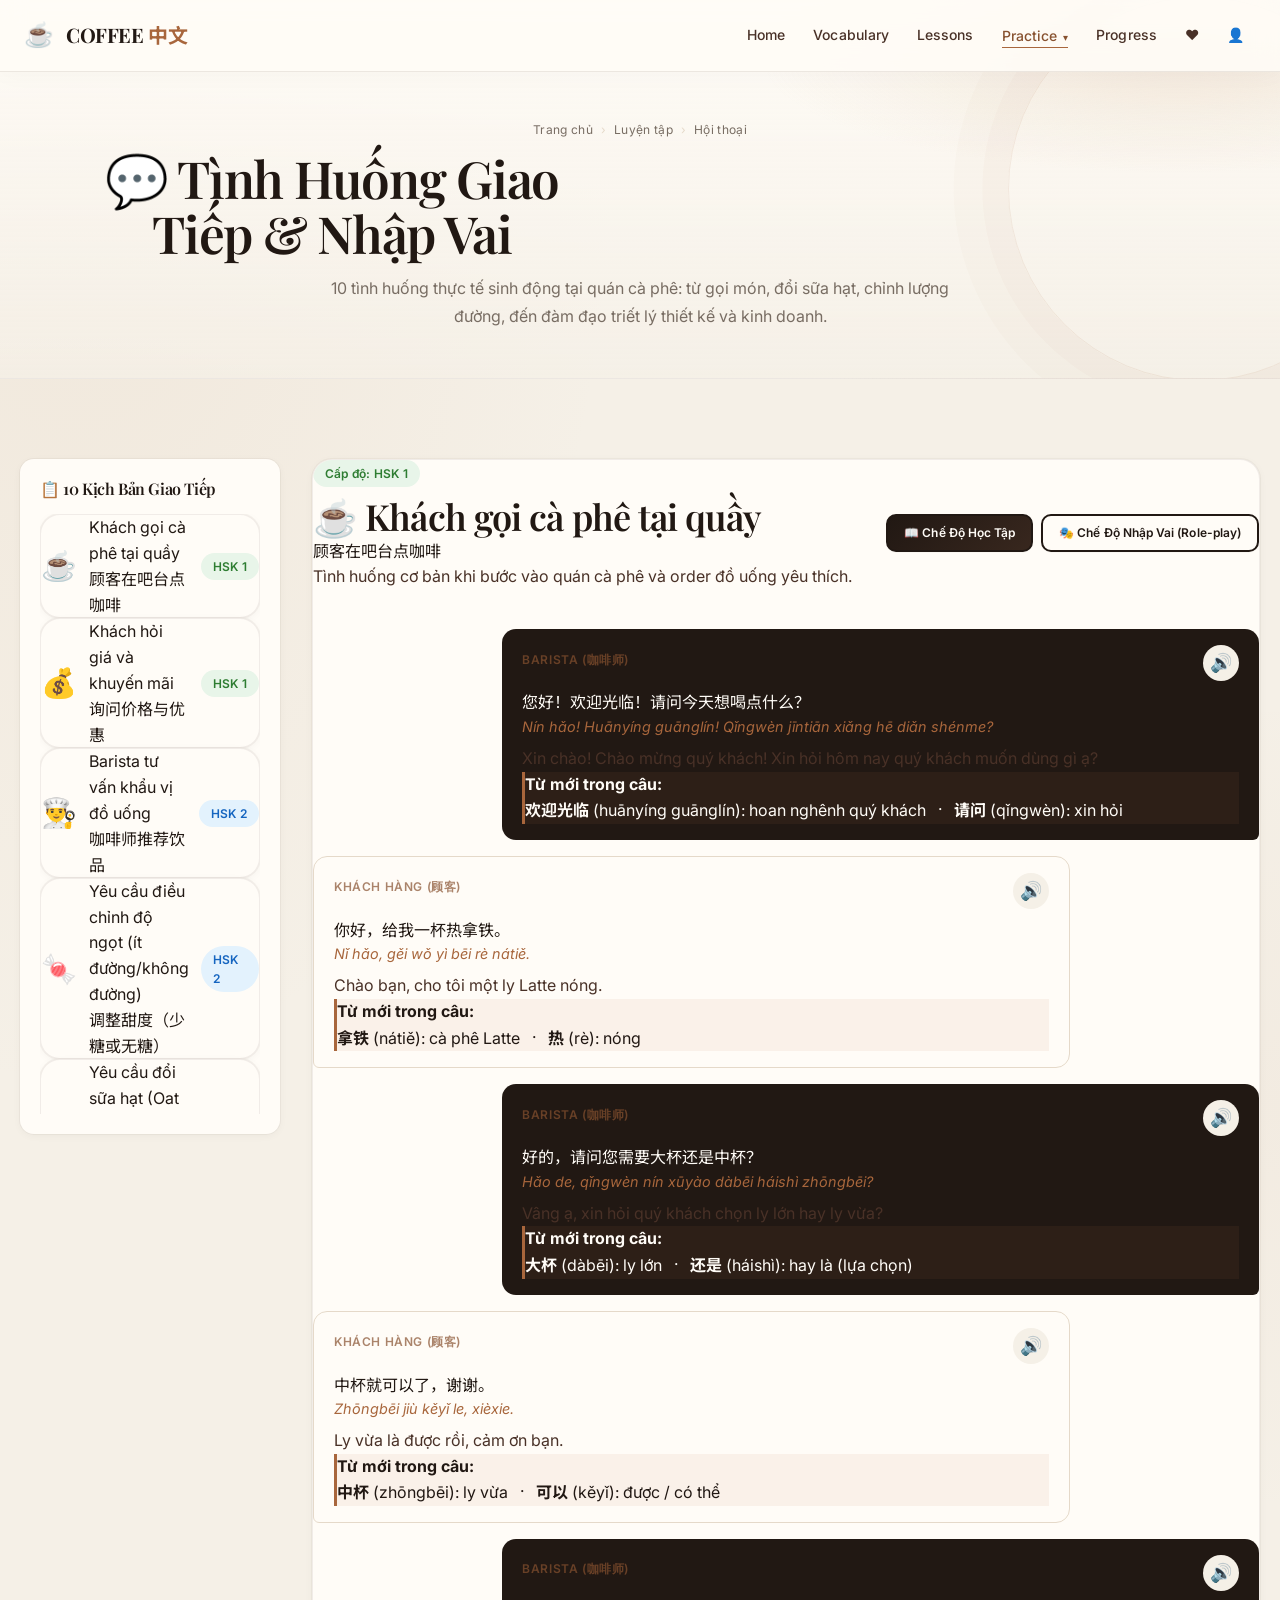
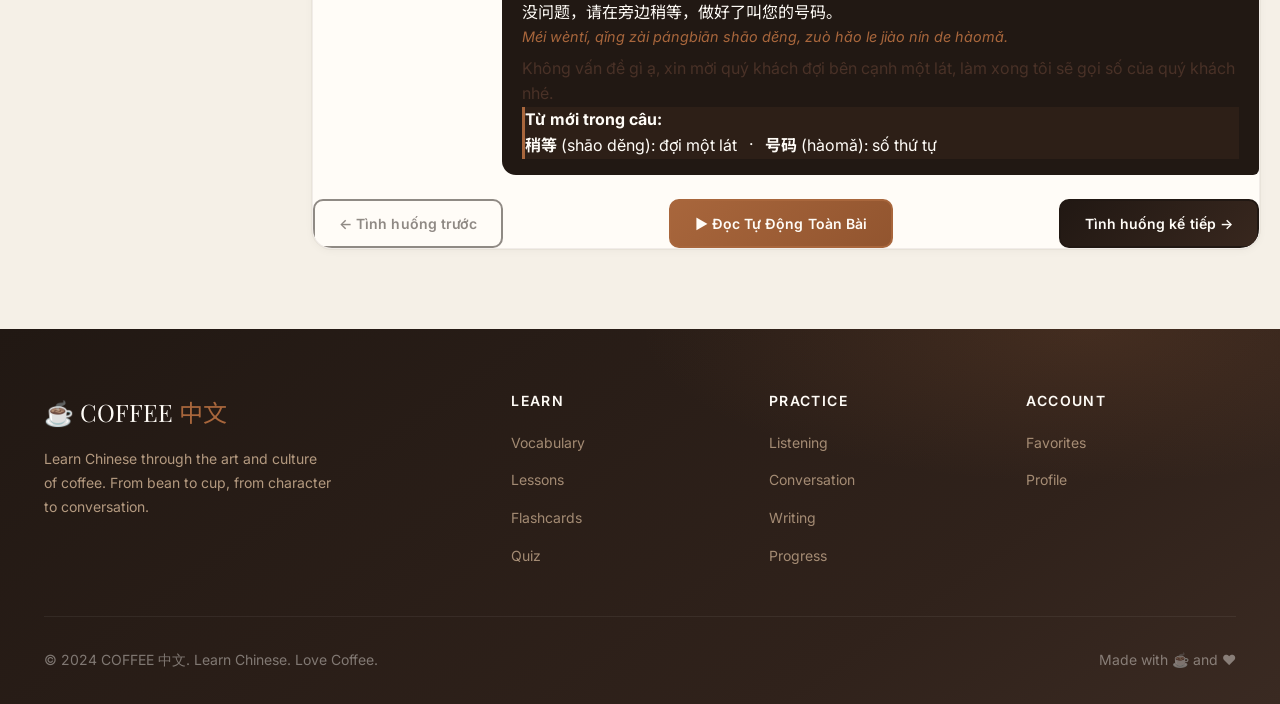
<file: pages/conversation.html>
<!DOCTYPE html>
<html lang="vi">
<head>
  <meta charset="UTF-8">
  <meta name="viewport" content="width=device-width, initial-scale=1.0">
  <title>Hội Thoại Quán Cà Phê – COFFEE 中文</title>
  <link rel="preconnect" href="https://fonts.googleapis.com">
  <link rel="preconnect" href="https://fonts.gstatic.com" crossorigin>
  <link href="https://fonts.googleapis.com/css2?family=Playfair+Display:ital,wght@0,400;0,600;0,700;1,400&family=Inter:wght@300;400;500;600;700&family=Noto+Sans+SC:wght@300;400;500;700&display=swap" rel="stylesheet">
  <link rel="stylesheet" href="../css/style.css">
  <link rel="stylesheet" href="../css/components.css">
  <link rel="stylesheet" href="../css/responsive.css">
</head>
<body>
  <nav id="main-nav"></nav>

  <main class="page-main">
    <div class="page-header text-center">
      <div class="container">
        <div class="page-breadcrumb justify-center">
          <a href="../index.html">Trang chủ</a>
          <span class="separator">›</span>
          <span>Luyện tập</span>
          <span class="separator">›</span>
          <span>Hội thoại</span>
        </div>
        <h1 class="page-title mt-2">💬 Tình Huống Giao Tiếp & Nhập Vai</h1>
        <p class="page-description mx-auto">
          10 tình huống thực tế sinh động tại quán cà phê: từ gọi món, đổi sữa hạt, chỉnh lượng đường, đến đàm đạo triết lý thiết kế và kinh doanh.
        </p>
      </div>
    </div>

    <section class="section container">
      <div class="content-with-sidebar">
        <!-- Sidebar danh sách 10 tình huống -->
        <aside class="sidebar">
          <h4 class="font-heading mb-4 px-2" style="font-size:var(--text-base);">📋 10 Kịch Bản Giao Tiếp</h4>
          <div id="scenarioList" style="max-height:600px;overflow-y:auto;"></div>
        </aside>

        <!-- Sân khấu đối thoại chính -->
        <div id="conversationStage"></div>
      </div>
    </section>
  </main>

  <footer id="main-footer"></footer>

  <script src="../data/vocabulary.js"></script>
  <script src="../data/conversations.js"></script>
  <script src="../js/storage.js"></script>
  <script src="../js/navigation.js"></script>
  <script src="../js/main.js"></script>
  <script src="../js/conversation.js"></script>
</body>
</html>
</file>
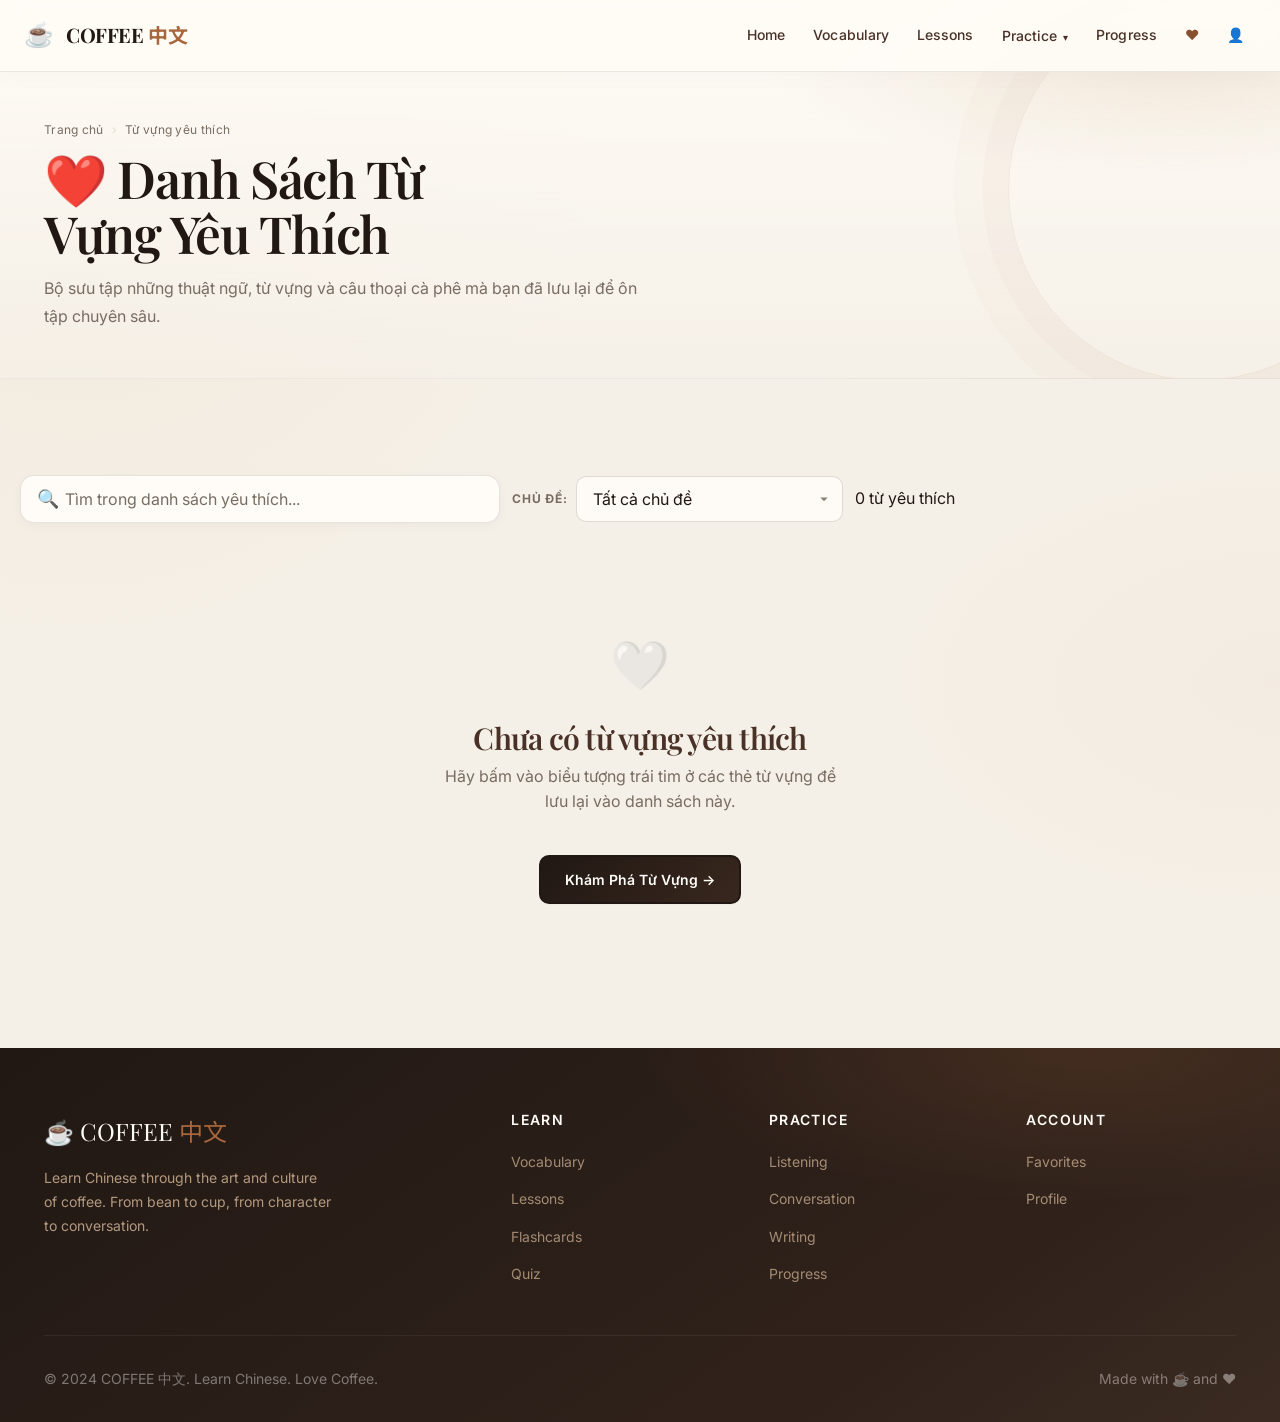
<file: pages/favorites.html>
<!DOCTYPE html>
<html lang="vi">
<head>
  <meta charset="UTF-8">
  <meta name="viewport" content="width=device-width, initial-scale=1.0">
  <title>Từ Vựng Yêu Thích – COFFEE 中文</title>
  <link rel="preconnect" href="https://fonts.googleapis.com">
  <link rel="preconnect" href="https://fonts.gstatic.com" crossorigin>
  <link href="https://fonts.googleapis.com/css2?family=Playfair+Display:ital,wght@0,400;0,600;0,700;1,400&family=Inter:wght@300;400;500;600;700&family=Noto+Sans+SC:wght@300;400;500;700&display=swap" rel="stylesheet">
  <link rel="stylesheet" href="../css/style.css">
  <link rel="stylesheet" href="../css/components.css">
  <link rel="stylesheet" href="../css/responsive.css">
</head>
<body>
  <nav id="main-nav"></nav>

  <main class="page-main">
    <div class="page-header">
      <div class="container">
        <div class="page-breadcrumb">
          <a href="../index.html">Trang chủ</a>
          <span class="separator">›</span>
          <span>Từ vựng yêu thích</span>
        </div>
        <h1 class="page-title">❤️ Danh Sách Từ Vựng Yêu Thích</h1>
        <p class="page-description">
          Bộ sưu tập những thuật ngữ, từ vựng và câu thoại cà phê mà bạn đã lưu lại để ôn tập chuyên sâu.
        </p>
      </div>
    </div>

    <section class="section container">
      <!-- Bộ lọc và tìm kiếm -->
      <div class="filter-bar mb-6">
        <div class="search-bar">
          <span class="search-icon">🔍</span>
          <input type="text" id="favSearchInput" class="form-input" placeholder="Tìm trong danh sách yêu thích...">
        </div>
        <div class="filter-group">
          <label for="favTopicSelect" class="filter-label">Chủ đề:</label>
          <select id="favTopicSelect" class="form-select">
            <option value="all">Tất cả chủ đề</option>
          </select>
        </div>
        <div id="favCountBadge" class="text-sm font-semibold text-muted ml-auto"></div>
      </div>

      <!-- Danh sách từ yêu thích -->
      <div id="favoritesGrid"></div>
    </section>
  </main>

  <footer id="main-footer"></footer>

  <script src="../data/vocabulary.js"></script>
  <script src="../js/storage.js"></script>
  <script src="../js/navigation.js"></script>
  <script src="../js/main.js"></script>
  <script src="../js/vocabulary.js"></script>

  <script>
    document.addEventListener('DOMContentLoaded', () => {
      const grid = document.getElementById('favoritesGrid');
      const searchInput = document.getElementById('favSearchInput');
      const topicSelect = document.getElementById('favTopicSelect');
      const countBadge = document.getElementById('favCountBadge');

      if (typeof TOPIC_LIST !== 'undefined' && topicSelect) {
        TOPIC_LIST.forEach(t => {
          const opt = document.createElement('option');
          opt.value = t.id;
          opt.textContent = `${t.icon} ${t.nameVi}`;
          topicSelect.appendChild(opt);
        });
      }

      function renderFavorites() {
        const favIds = StorageManager.getFavorites();
        let words = favIds.map(id => App.getVocabById(id)).filter(Boolean);

        const q = searchInput.value.trim().toLowerCase();
        if (q) {
          words = words.filter(w =>
            w.simplified.includes(q) ||
            w.pinyin.toLowerCase().includes(q) ||
            w.meaningVi.toLowerCase().includes(q)
          );
        }

        const selTopic = topicSelect.value;
        if (selTopic !== 'all') {
          words = words.filter(w => w.topic === selTopic);
        }

        countBadge.textContent = `${words.length} từ yêu thích`;

        if (words.length === 0) {
          grid.innerHTML = `
            <div class="empty-state">
              <div class="empty-state-icon">🤍</div>
              <h3>Chưa có từ vựng yêu thích</h3>
              <p>Hãy bấm vào biểu tượng trái tim ở các thẻ từ vựng để lưu lại vào danh sách này.</p>
              <a href="vocabulary.html" class="btn btn-primary mt-4">Khám Phá Từ Vựng →</a>
            </div>
          `;
          return;
        }

        grid.innerHTML = `
          <div class="grid grid-3 gap-4 vocab-grid">
            ${words.map(w => App.renderVocabCard(w)).join('')}
          </div>
        `;

        App.observeElements('.scroll-animate');
      }

      searchInput.addEventListener('input', App.debounce(renderFavorites, 250));
      topicSelect.addEventListener('change', renderFavorites);

      window.addEventListener('storage', renderFavorites);
      renderFavorites();
    });
  </script>
</body>
</html>
</file>
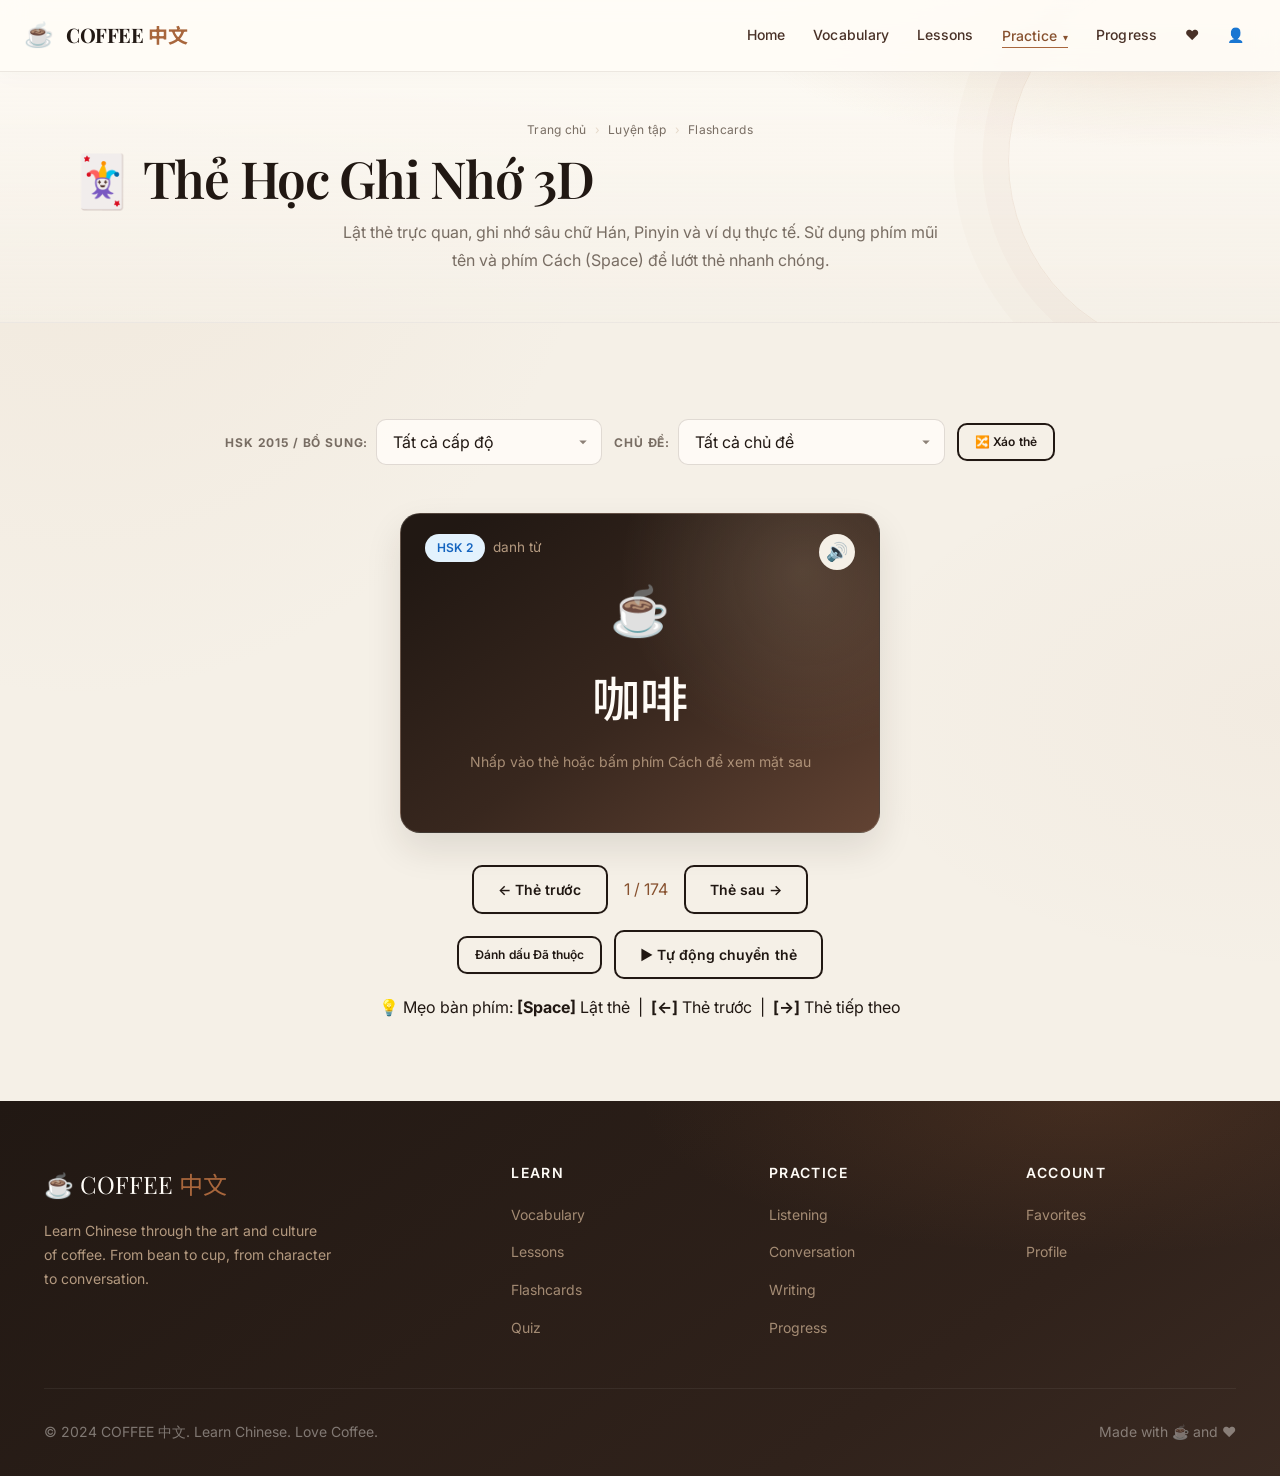
<file: pages/flashcards.html>
<!DOCTYPE html>
<html lang="vi">
<head>
  <meta charset="UTF-8">
  <meta name="viewport" content="width=device-width, initial-scale=1.0">
  <title>Thẻ Ghi Nhớ Flashcards – COFFEE 中文</title>
  <link rel="preconnect" href="https://fonts.googleapis.com">
  <link rel="preconnect" href="https://fonts.gstatic.com" crossorigin>
  <link href="https://fonts.googleapis.com/css2?family=Playfair+Display:ital,wght@0,400;0,600;0,700;1,400&family=Inter:wght@300;400;500;600;700&family=Noto+Sans+SC:wght@300;400;500;700&display=swap" rel="stylesheet">
  <link rel="stylesheet" href="../css/style.css">
  <link rel="stylesheet" href="../css/components.css">
  <link rel="stylesheet" href="../css/responsive.css">
</head>
<body>
  <nav id="main-nav"></nav>

  <main class="page-main">
    <div class="page-header text-center">
      <div class="container">
        <div class="page-breadcrumb justify-center">
          <a href="../index.html">Trang chủ</a>
          <span class="separator">›</span>
          <span>Luyện tập</span>
          <span class="separator">›</span>
          <span>Flashcards</span>
        </div>
        <h1 class="page-title mt-2">🃏 Thẻ Học Ghi Nhớ 3D</h1>
        <p class="page-description mx-auto">
          Lật thẻ trực quan, ghi nhớ sâu chữ Hán, Pinyin và ví dụ thực tế. Sử dụng phím mũi tên và phím Cách (Space) để lướt thẻ nhanh chóng.
        </p>
      </div>
    </div>

    <section class="section container">
      <!-- Bộ lọc -->
      <div id="flashcardFilters" class="mb-8"></div>

      <!-- Khung thẻ chính -->
      <div id="flashcardBox" class="mb-8"></div>

      <!-- Điều khiển và Trạng thái -->
      <div class="flex flex-col items-center gap-4 max-w-lg mx-auto">
        <div class="flex items-center gap-4">
          <button id="prevCardBtn" class="btn btn-secondary" title="Phím mũi tên Trái">← Thẻ trước</button>
          <div id="cardCounter" class="font-semibold text-lg" style="color:var(--caramel-dark);">0 / 0</div>
          <button id="nextCardBtn" class="btn btn-secondary" title="Phím mũi tên Phải">Thẻ sau →</button>
        </div>

        <div class="flex flex-wrap items-center justify-center gap-3">
          <button id="markKnownBtn" class="btn btn-primary">✓ Đánh dấu Đã thuộc</button>
          <button id="autoPlayBtn" class="btn btn-secondary">▶ Tự động chuyển thẻ</button>
        </div>

        <div class="text-xs text-muted mt-2 text-center">
          💡 Mẹo bàn phím: <b>[Space]</b> Lật thẻ &nbsp;|&nbsp; <b>[←]</b> Thẻ trước &nbsp;|&nbsp; <b>[→]</b> Thẻ tiếp theo
        </div>
      </div>
    </section>
  </main>

  <footer id="main-footer"></footer>

  <script src="../data/vocabulary.js"></script>
  <script src="../js/storage.js"></script>
  <script src="../js/navigation.js"></script>
  <script src="../js/main.js"></script>
  <script src="../js/flashcards.js"></script>
</body>
</html>
</file>
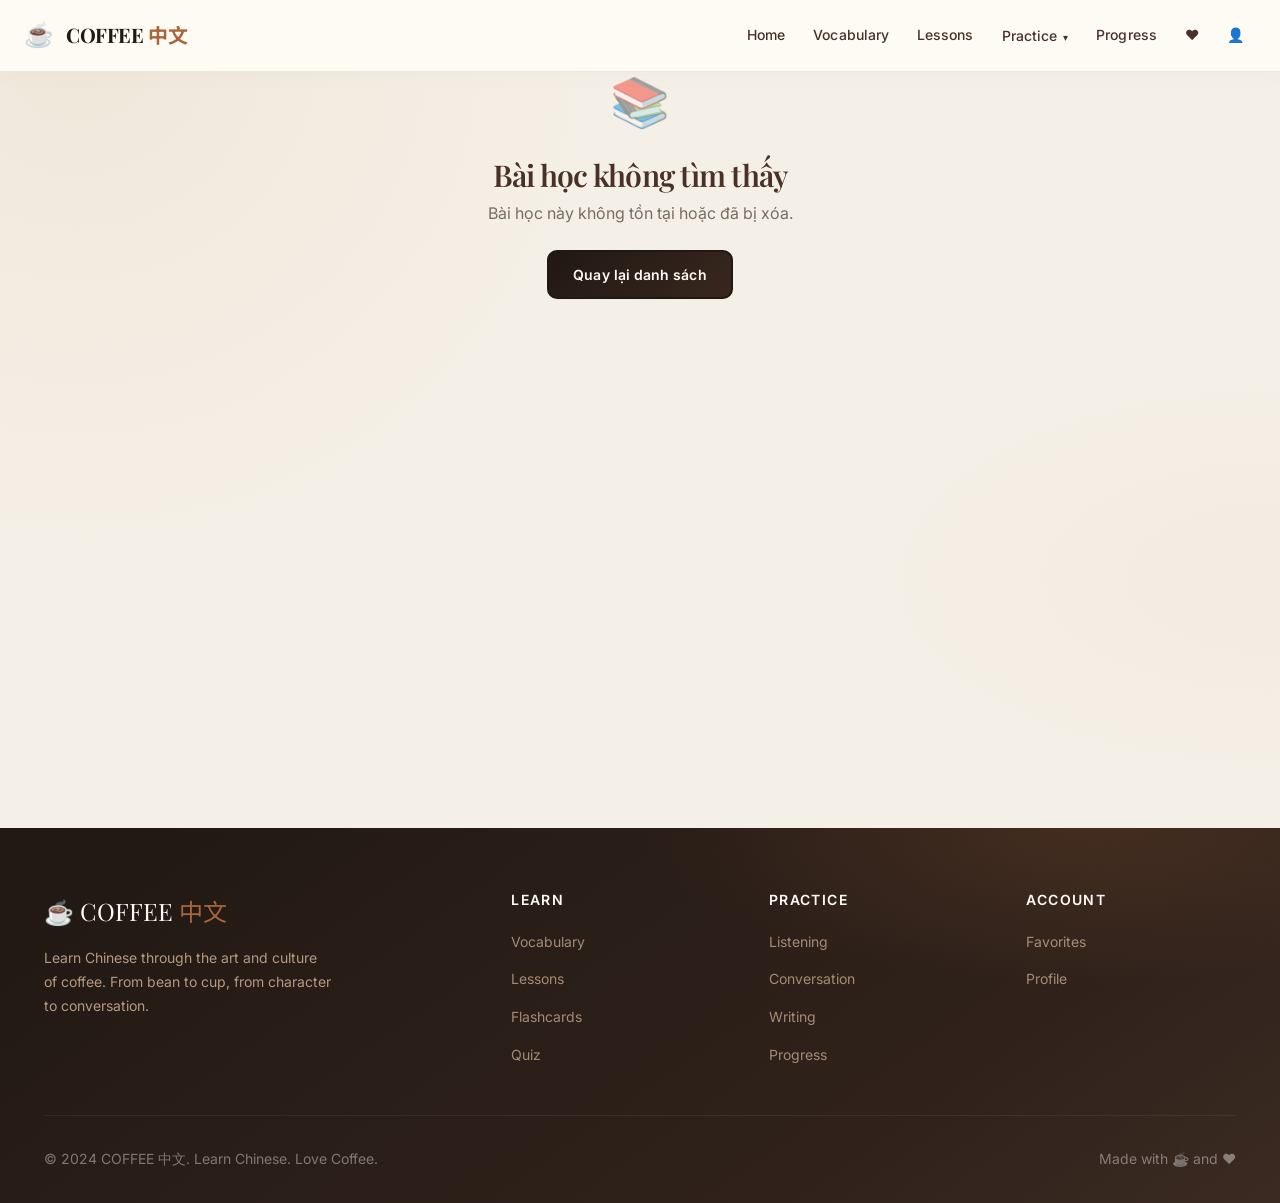
<file: pages/lesson-detail.html>
<!DOCTYPE html>
<html lang="vi">
<head>
  <meta charset="UTF-8">
  <meta name="viewport" content="width=device-width, initial-scale=1.0">
  <title>Chi Tiết Bài Học – COFFEE 中文</title>
  <link rel="preconnect" href="https://fonts.googleapis.com">
  <link rel="preconnect" href="https://fonts.gstatic.com" crossorigin>
  <link href="https://fonts.googleapis.com/css2?family=Playfair+Display:ital,wght@0,400;0,600;0,700;1,400&family=Inter:wght@300;400;500;600;700&family=Noto+Sans+SC:wght@300;400;500;700&display=swap" rel="stylesheet">
  <link rel="stylesheet" href="../css/style.css">
  <link rel="stylesheet" href="../css/components.css">
  <link rel="stylesheet" href="../css/responsive.css">
</head>
<body>
  <nav id="main-nav"></nav>

  <main class="page-main" id="lessonContent">
    <!-- Nội dung được tải động qua LessonDetail trong js/lessons.js -->
  </main>

  <footer id="main-footer"></footer>

  <script src="../data/vocabulary.js"></script>
  <script src="../data/lessons.js"></script>
  <script src="../js/storage.js"></script>
  <script src="../js/navigation.js"></script>
  <script src="../js/main.js"></script>
  <script src="../js/lessons.js"></script>
</body>
</html>
</file>
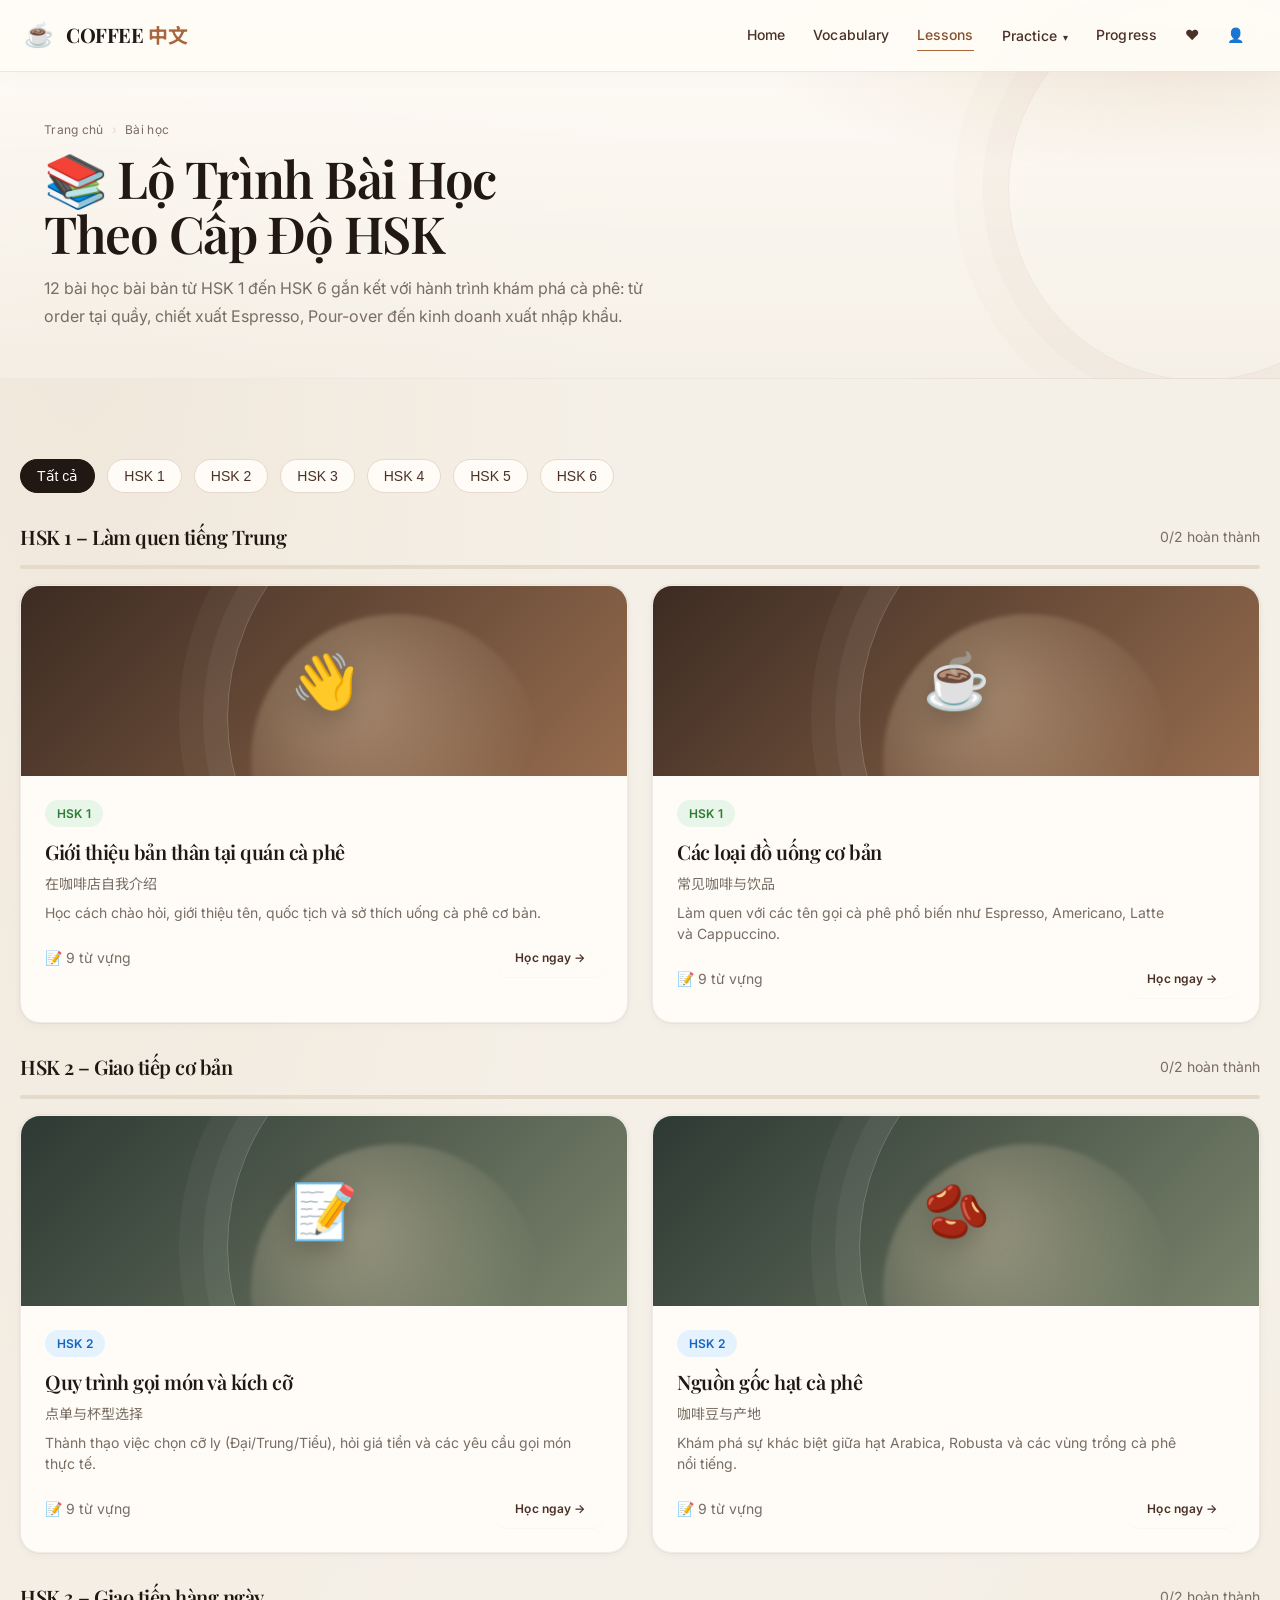
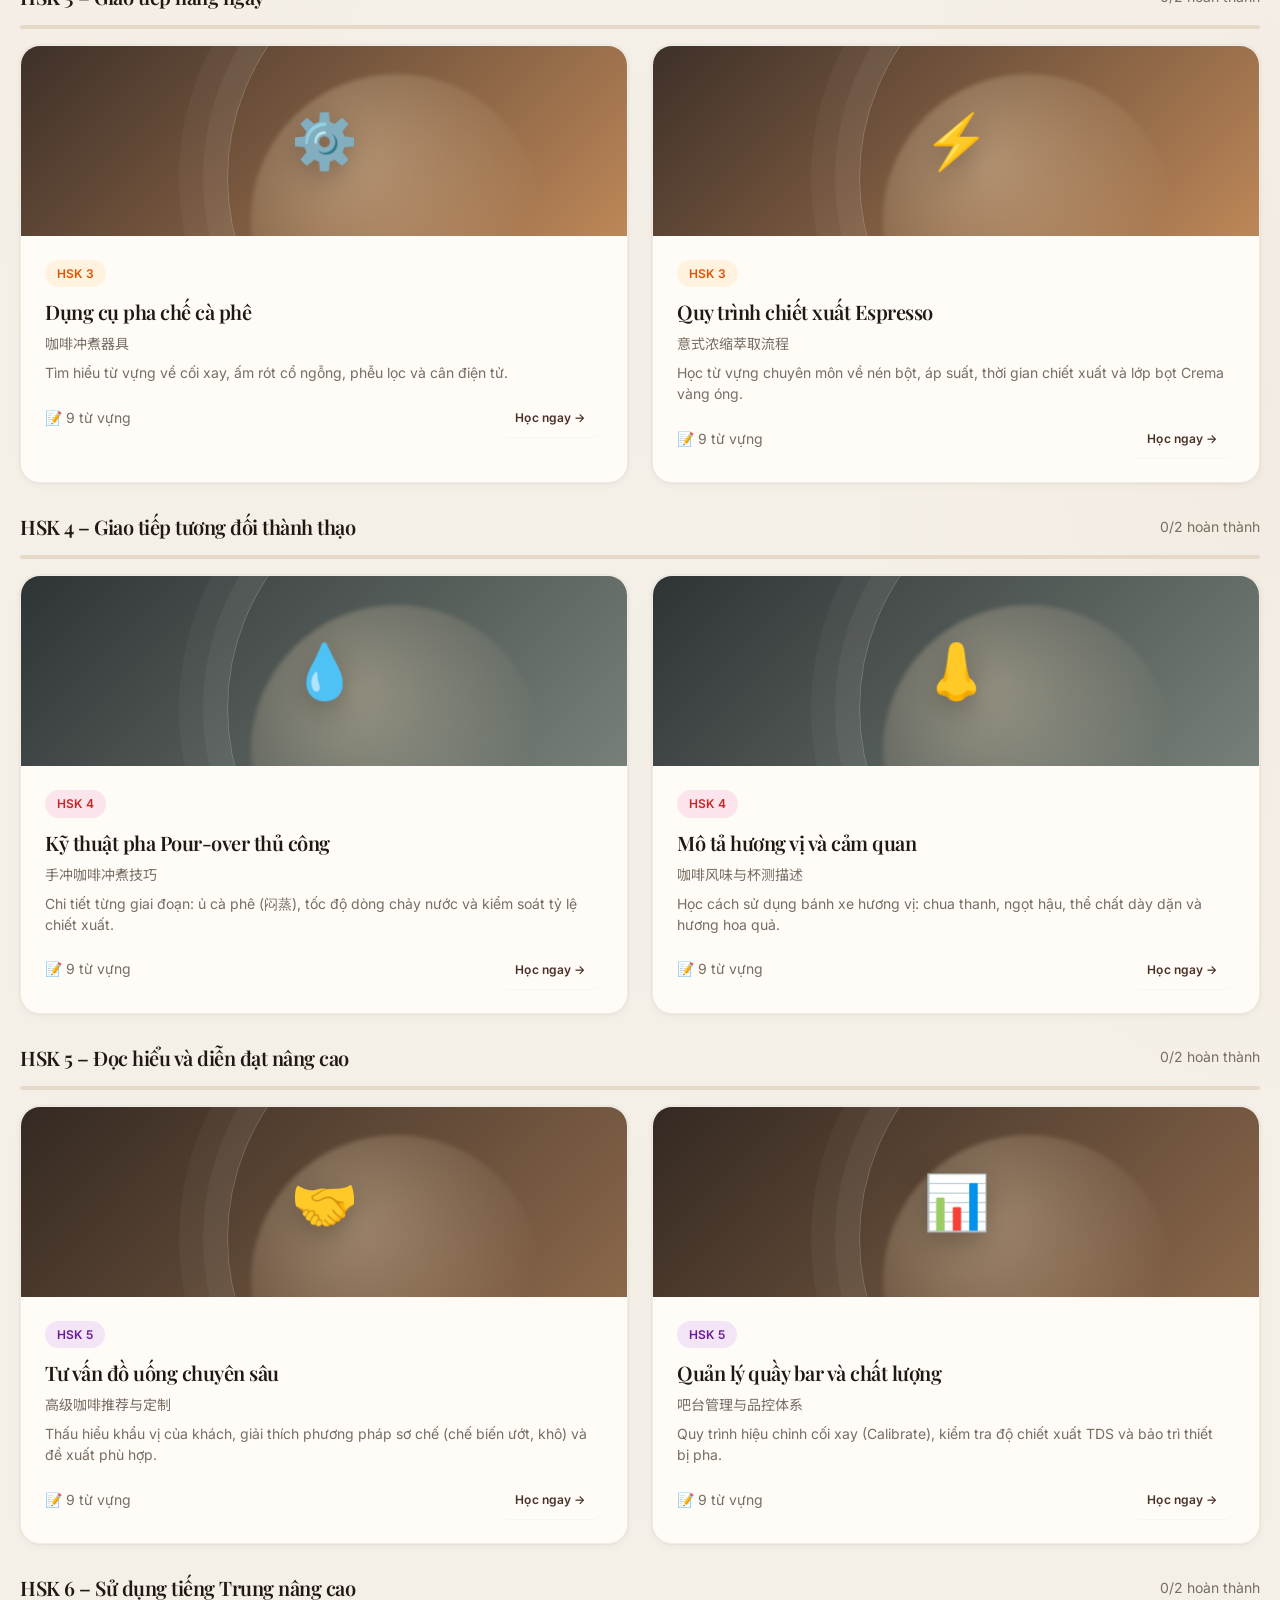
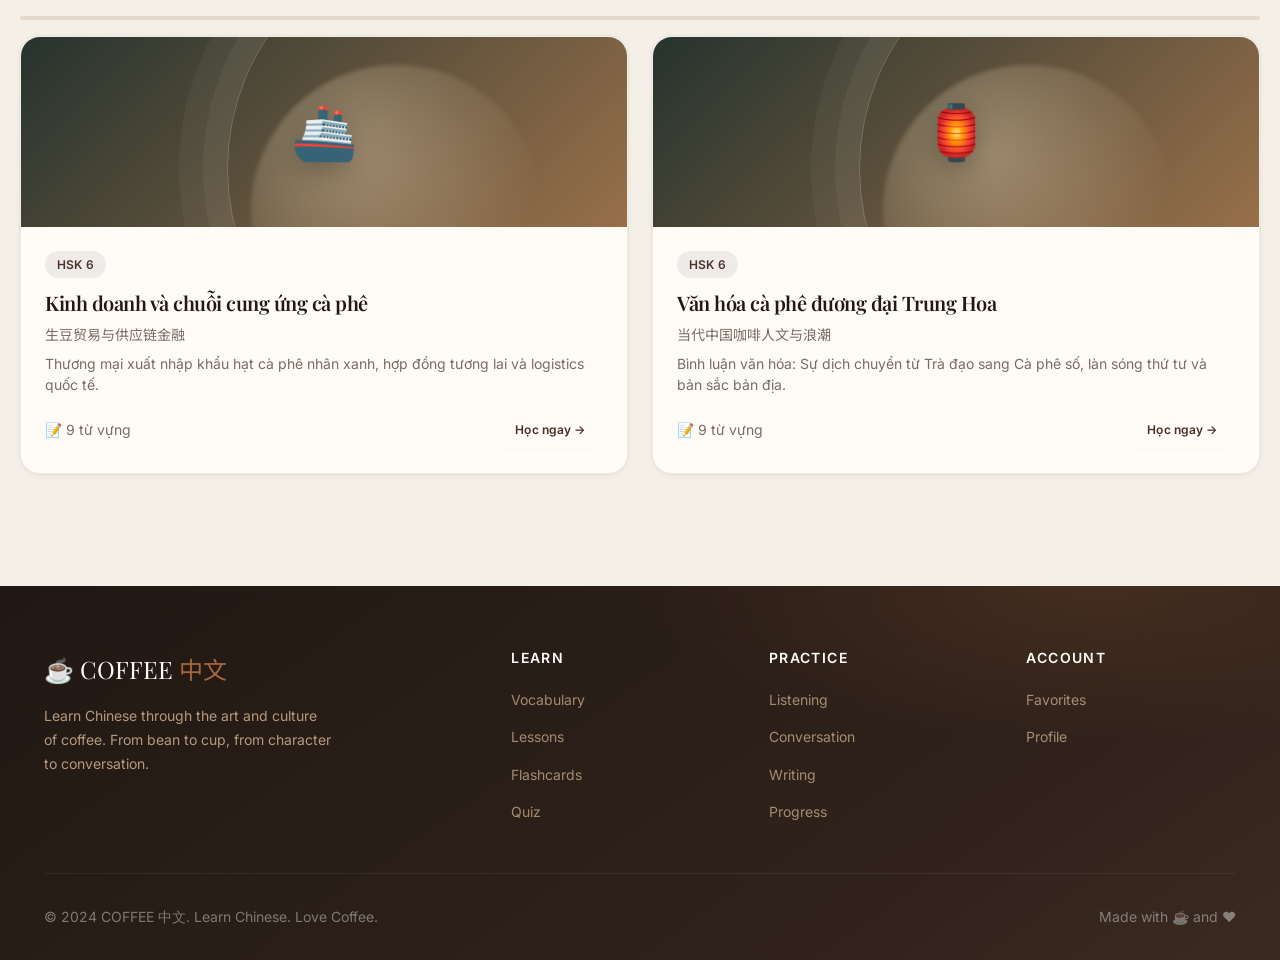
<file: pages/lessons.html>
<!DOCTYPE html>
<html lang="vi">
<head>
  <meta charset="UTF-8">
  <meta name="viewport" content="width=device-width, initial-scale=1.0">
  <title>Hệ Thống Bài Học – COFFEE 中文</title>
  <link rel="preconnect" href="https://fonts.googleapis.com">
  <link rel="preconnect" href="https://fonts.gstatic.com" crossorigin>
  <link href="https://fonts.googleapis.com/css2?family=Playfair+Display:ital,wght@0,400;0,600;0,700;1,400&family=Inter:wght@300;400;500;600;700&family=Noto+Sans+SC:wght@300;400;500;700&display=swap" rel="stylesheet">
  <link rel="stylesheet" href="../css/style.css">
  <link rel="stylesheet" href="../css/components.css">
  <link rel="stylesheet" href="../css/responsive.css">
</head>
<body>
  <nav id="main-nav"></nav>

  <main class="page-main">
    <div class="page-header">
      <div class="container">
        <div class="page-breadcrumb">
          <a href="../index.html">Trang chủ</a>
          <span class="separator">›</span>
          <span>Bài học</span>
        </div>
        <h1 class="page-title">📚 Lộ Trình Bài Học Theo Cấp Độ HSK</h1>
        <p class="page-description">
          12 bài học bài bản từ HSK 1 đến HSK 6 gắn kết với hành trình khám phá cà phê: từ order tại quầy, chiết xuất Espresso, Pour-over đến kinh doanh xuất nhập khẩu.
        </p>
      </div>
    </div>

    <section class="section container">
      <div class="flex items-center gap-3 mb-8 overflow-x-auto pb-2" id="levelFilter"></div>
      <div id="lessonsGrid"></div>
    </section>
  </main>

  <footer id="main-footer"></footer>

  <script src="../data/vocabulary.js"></script>
  <script src="../data/lessons.js"></script>
  <script src="../js/storage.js"></script>
  <script src="../js/navigation.js"></script>
  <script src="../js/main.js"></script>
  <script src="../js/lessons.js"></script>
</body>
</html>
</file>
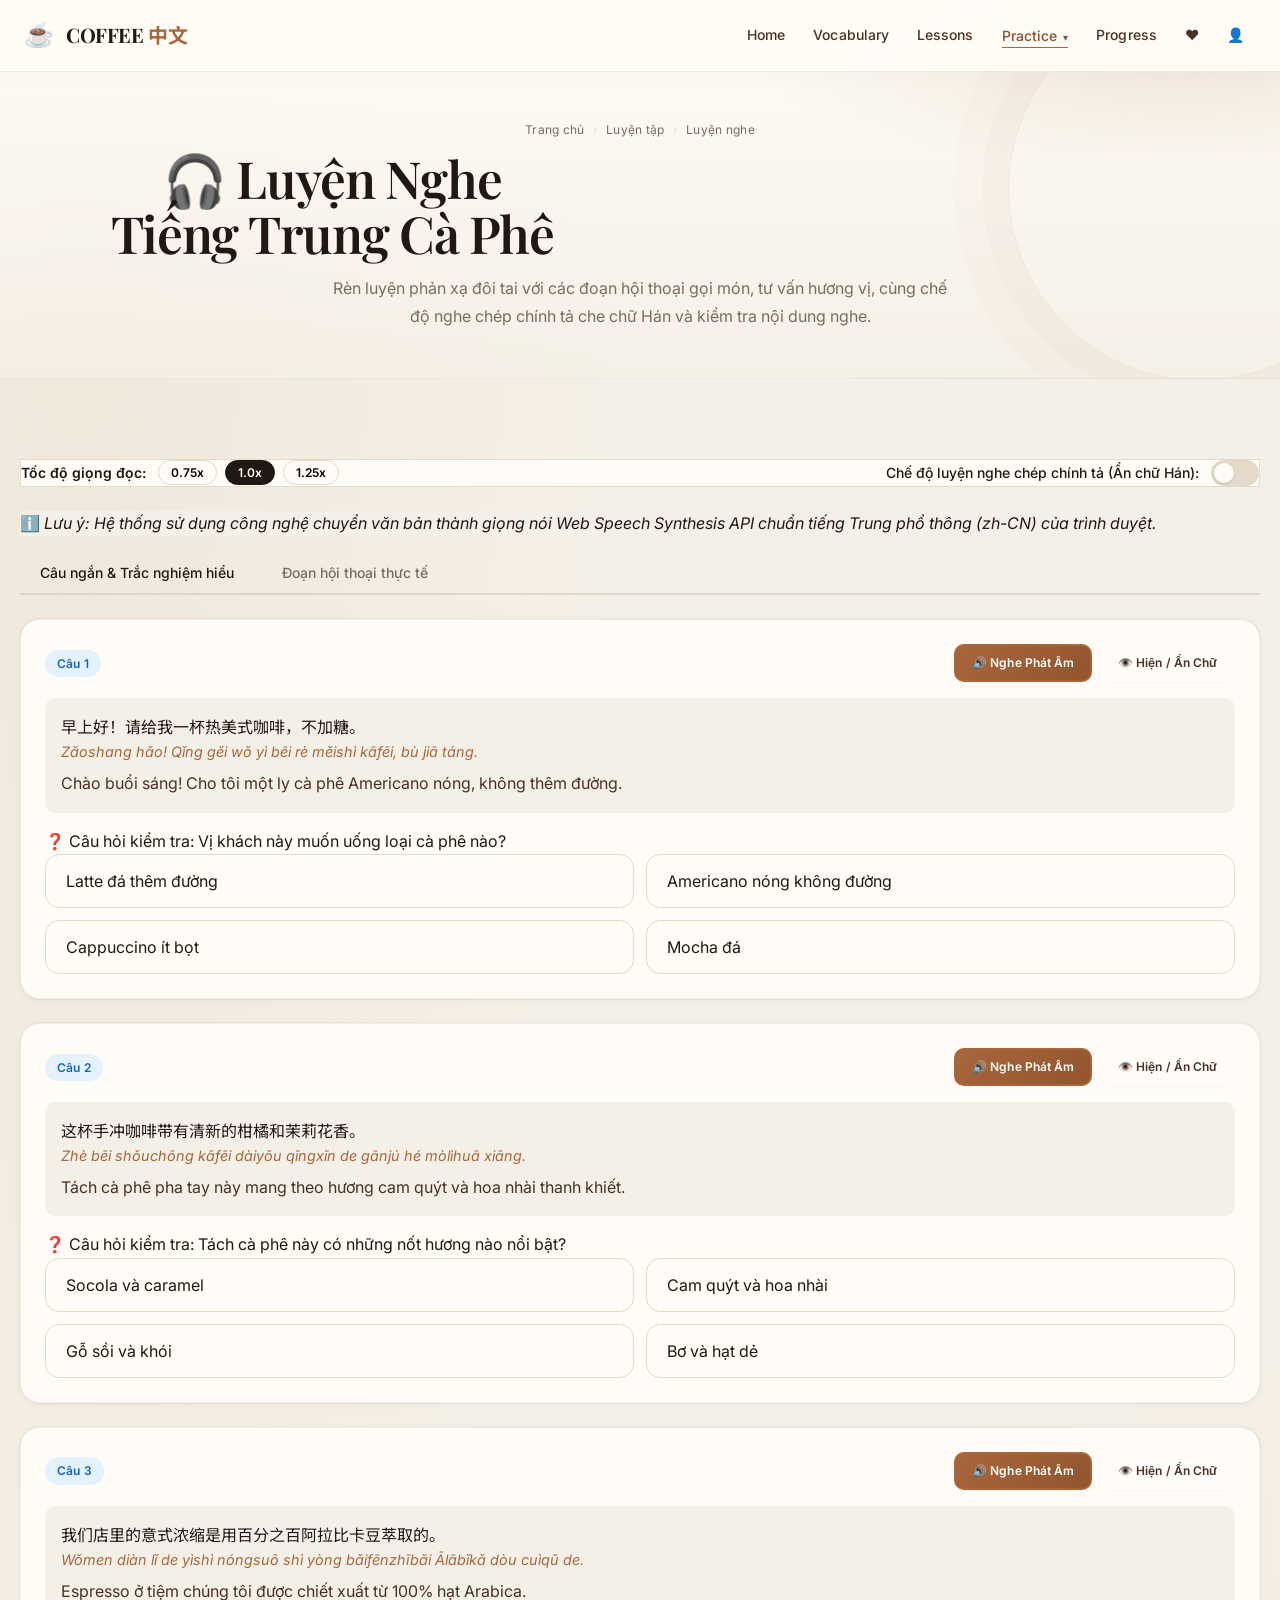
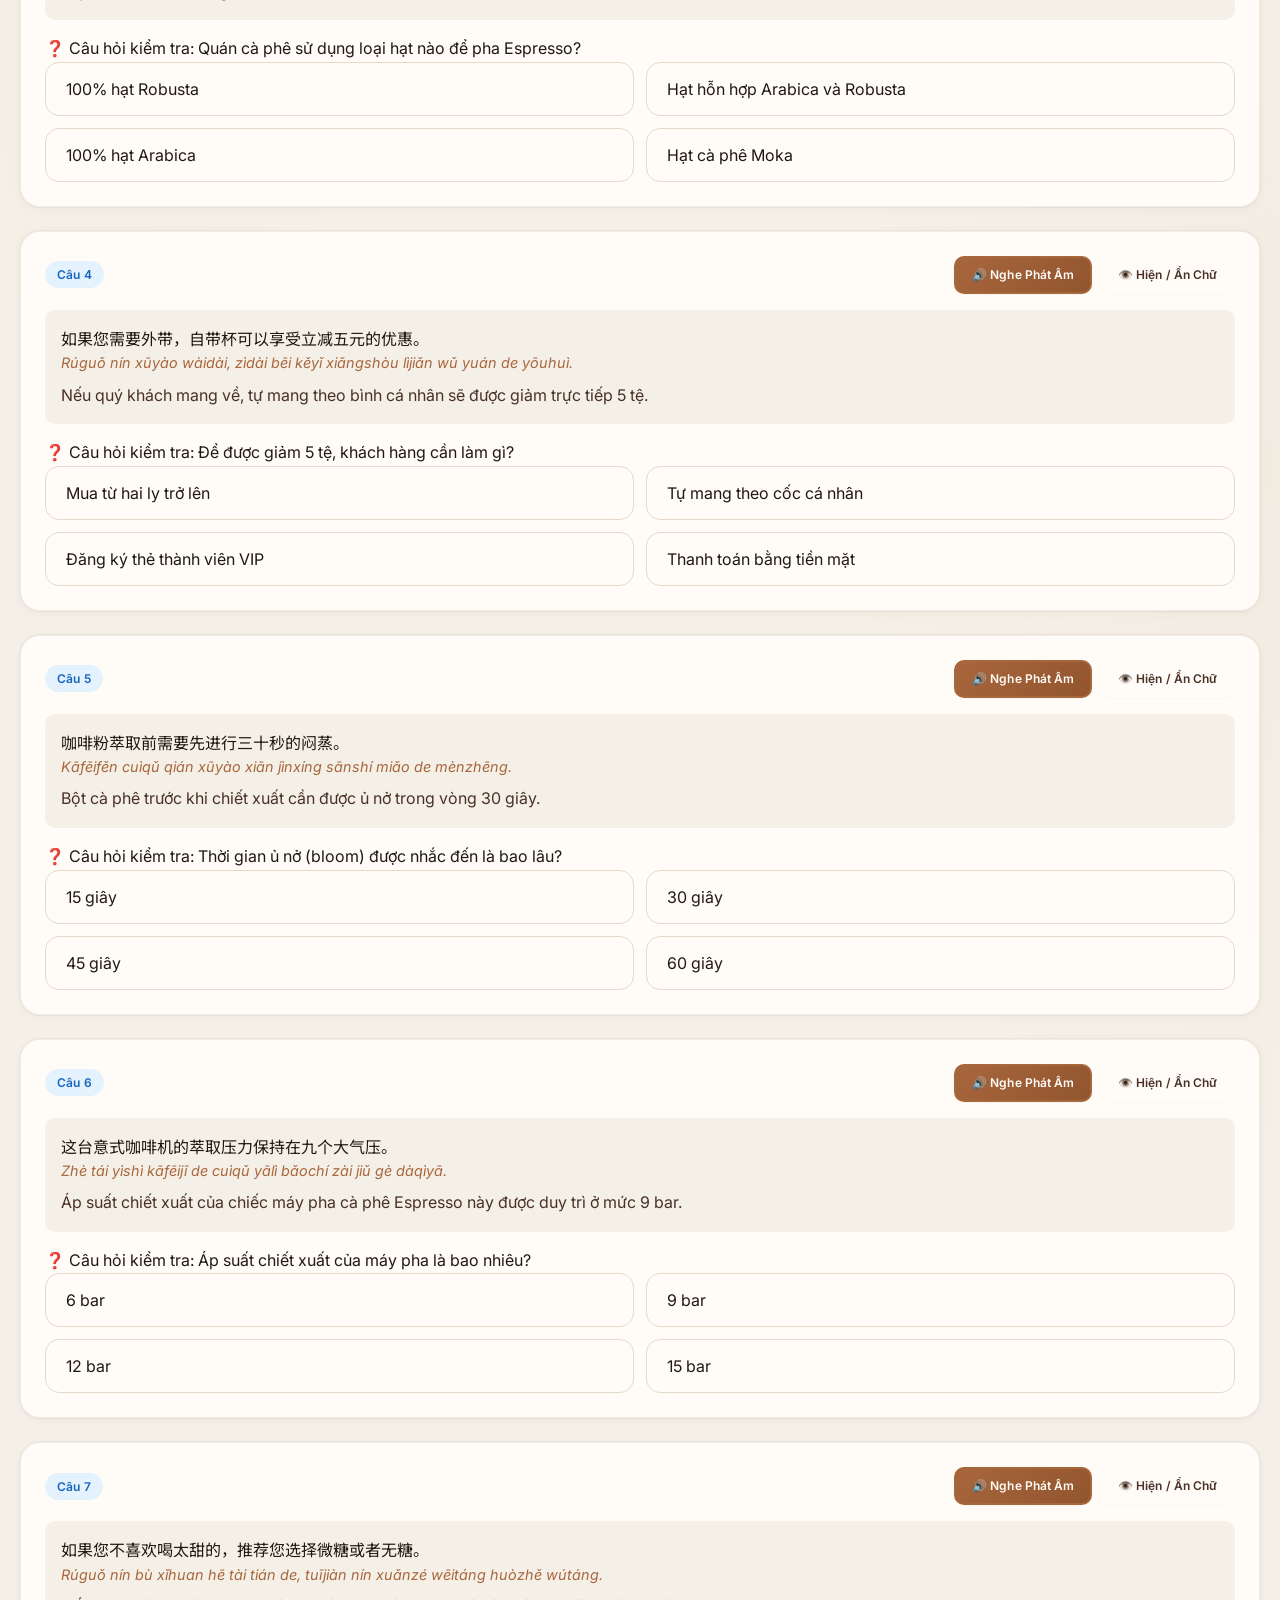
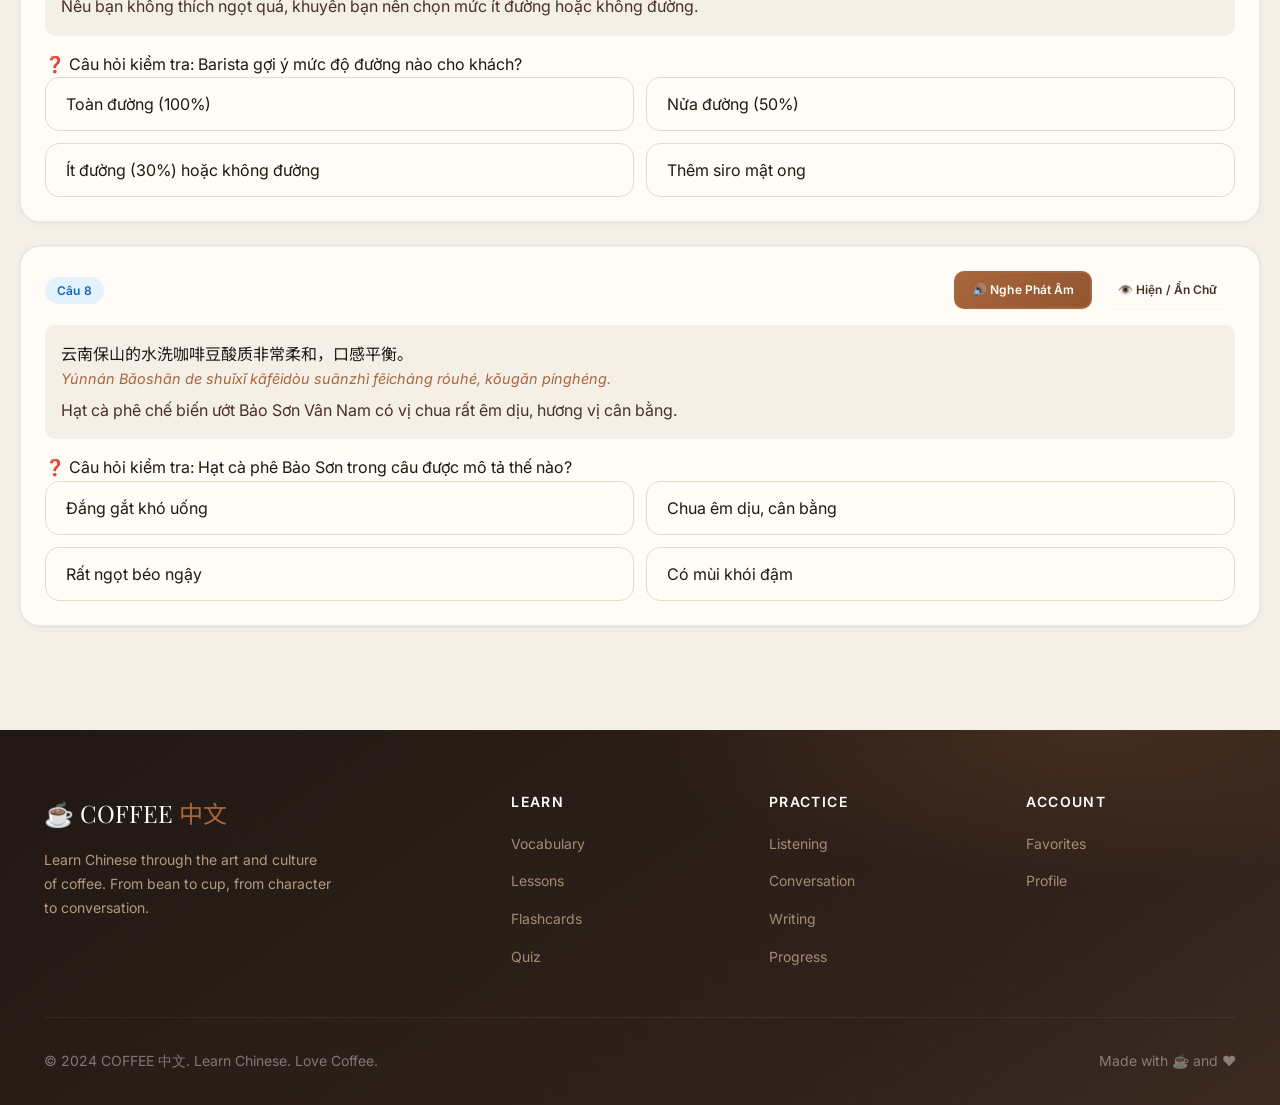
<file: pages/listening.html>
<!DOCTYPE html>
<html lang="vi">
<head>
  <meta charset="UTF-8">
  <meta name="viewport" content="width=device-width, initial-scale=1.0">
  <title>Luyện Nghe Cà Phê – COFFEE 中文</title>
  <link rel="preconnect" href="https://fonts.googleapis.com">
  <link rel="preconnect" href="https://fonts.gstatic.com" crossorigin>
  <link href="https://fonts.googleapis.com/css2?family=Playfair+Display:ital,wght@0,400;0,600;0,700;1,400&family=Inter:wght@300;400;500;600;700&family=Noto+Sans+SC:wght@300;400;500;700&display=swap" rel="stylesheet">
  <link rel="stylesheet" href="../css/style.css">
  <link rel="stylesheet" href="../css/components.css">
  <link rel="stylesheet" href="../css/responsive.css">
</head>
<body>
  <nav id="main-nav"></nav>

  <main class="page-main">
    <div class="page-header text-center">
      <div class="container">
        <div class="page-breadcrumb justify-center">
          <a href="../index.html">Trang chủ</a>
          <span class="separator">›</span>
          <span>Luyện tập</span>
          <span class="separator">›</span>
          <span>Luyện nghe</span>
        </div>
        <h1 class="page-title mt-2">🎧 Luyện Nghe Tiếng Trung Cà Phê</h1>
        <p class="page-description mx-auto">
          Rèn luyện phản xạ đôi tai với các đoạn hội thoại gọi món, tư vấn hương vị, cùng chế độ nghe chép chính tả che chữ Hán và kiểm tra nội dung nghe.
        </p>
      </div>
    </div>

    <section class="section container max-w-4xl">
      <!-- Bảng điều khiển tốc độ & chế độ ẩn chữ -->
      <div id="listeningControls"></div>

      <!-- Tab chuyển đổi dạng bài -->
      <div class="tabs mb-8">
        <button id="tabSentencesBtn" class="tab-btn active">Câu ngắn & Trắc nghiệm hiểu</button>
        <button id="tabDialoguesBtn" class="tab-btn">Đoạn hội thoại thực tế</button>
      </div>

      <!-- Danh sách bài nghe -->
      <div id="listeningContentList"></div>
    </section>
  </main>

  <footer id="main-footer"></footer>

  <script src="../data/vocabulary.js"></script>
  <script src="../data/conversations.js"></script>
  <script src="../js/storage.js"></script>
  <script src="../js/navigation.js"></script>
  <script src="../js/main.js"></script>
  <script src="../js/listening.js"></script>
</body>
</html>
</file>
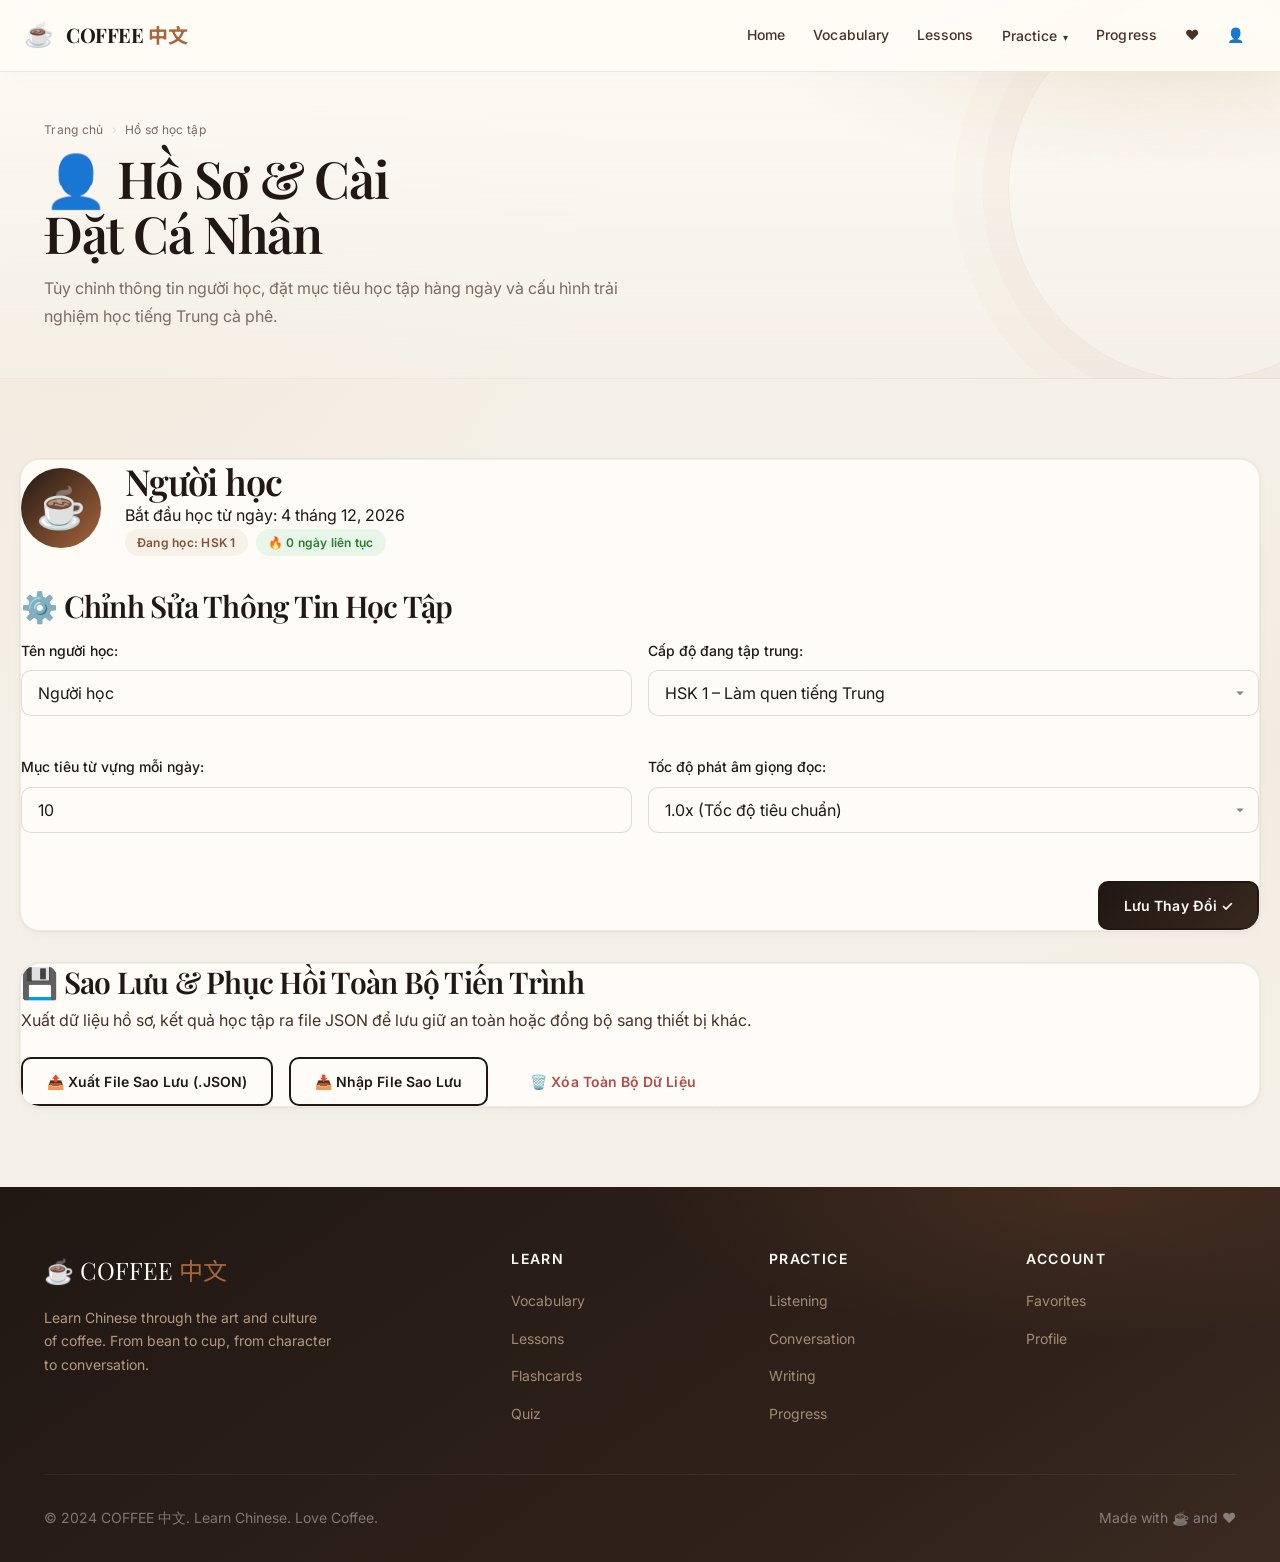
<file: pages/profile.html>
<!DOCTYPE html>
<html lang="vi">
<head>
  <meta charset="UTF-8">
  <meta name="viewport" content="width=device-width, initial-scale=1.0">
  <title>Hồ Sơ Học Tập – COFFEE 中文</title>
  <link rel="preconnect" href="https://fonts.googleapis.com">
  <link rel="preconnect" href="https://fonts.gstatic.com" crossorigin>
  <link href="https://fonts.googleapis.com/css2?family=Playfair+Display:ital,wght@0,400;0,600;0,700;1,400&family=Inter:wght@300;400;500;600;700&family=Noto+Sans+SC:wght@300;400;500;700&display=swap" rel="stylesheet">
  <link rel="stylesheet" href="../css/style.css">
  <link rel="stylesheet" href="../css/components.css">
  <link rel="stylesheet" href="../css/responsive.css">
</head>
<body>
  <nav id="main-nav"></nav>

  <main class="page-main">
    <div class="page-header">
      <div class="container">
        <div class="page-breadcrumb">
          <a href="../index.html">Trang chủ</a>
          <span class="separator">›</span>
          <span>Hồ sơ học tập</span>
        </div>
        <h1 class="page-title">👤 Hồ Sơ & Cài Đặt Cá Nhân</h1>
        <p class="page-description">
          Tùy chỉnh thông tin người học, đặt mục tiêu học tập hàng ngày và cấu hình trải nghiệm học tiếng Trung cà phê.
        </p>
      </div>
    </div>

    <section class="section container max-w-3xl">
      <!-- Thẻ thông tin cá nhân -->
      <div class="card p-8 mb-8 shadow-card">
        <div class="flex items-center gap-6 mb-8 pb-6 border-b">
          <div style="width:80px;height:80px;border-radius:50%;background:linear-gradient(135deg, var(--espresso), var(--caramel));display:flex;align-items:center;justify-content:center;font-size:2.5rem;color:white;">
            ☕
          </div>
          <div>
            <h2 id="profileDisplayName" class="font-heading text-3xl font-bold">Người học</h2>
            <div class="text-sm text-muted">Bắt đầu học từ ngày: <span id="profileStartDateText">--</span></div>
            <div class="flex items-center gap-2 mt-2">
              <span class="badge badge-coffee" id="profileBadgeLevel">Đang học: HSK 1</span>
              <span class="badge badge-hsk1" id="profileStreakBadge">🔥 0 ngày liên tục</span>
            </div>
          </div>
        </div>

        <form id="profileForm" onsubmit="event.preventDefault(); saveProfileSettings();">
          <h3 class="font-heading text-xl mb-4">⚙️ Chỉnh Sửa Thông Tin Học Tập</h3>
          <div class="grid grid-2 gap-4 mb-4">
            <div class="form-group">
              <label class="form-label" for="inputUserName">Tên người học:</label>
              <input type="text" id="inputUserName" class="form-input" required>
            </div>
            <div class="form-group">
              <label class="form-label" for="selectCurrentLevel">Cấp độ đang tập trung:</label>
              <select id="selectCurrentLevel" class="form-select">
                <option value="1">HSK 1 – Làm quen tiếng Trung</option>
                <option value="2">HSK 2 – Giao tiếp cơ bản</option>
                <option value="3">HSK 3 – Giao tiếp hàng ngày</option>
                <option value="4">HSK 4 – Giao tiếp thành thạo</option>
                <option value="5">HSK 5 – Đọc hiểu nâng cao</option>
                <option value="6">HSK 6 – Sử dụng chuyên sâu</option>
              </select>
            </div>
          </div>

          <div class="grid grid-2 gap-4 mb-6">
            <div class="form-group">
              <label class="form-label" for="inputDailyGoal">Mục tiêu từ vựng mỗi ngày:</label>
              <input type="number" id="inputDailyGoal" class="form-input" min="3" max="50" required>
            </div>
            <div class="form-group">
              <label class="form-label" for="selectSpeechRate">Tốc độ phát âm giọng đọc:</label>
              <select id="selectSpeechRate" class="form-select">
                <option value="0.75">0.75x (Chậm rãi, dễ nghe)</option>
                <option value="1">1.0x (Tốc độ tiêu chuẩn)</option>
                <option value="1.25">1.25x (Nhanh, tự nhiên)</option>
              </select>
            </div>
          </div>

          <div class="text-right">
            <button type="submit" class="btn btn-primary">Lưu Thay Đổi ✓</button>
          </div>
        </form>
      </div>

      <!-- Khu vực sao lưu và khôi phục -->
      <div class="card p-6 shadow-card">
        <h3 class="font-heading text-xl mb-2">💾 Sao Lưu & Phục Hồi Toàn Bộ Tiến Trình</h3>
        <p class="text-sm text-muted mb-6">
          Xuất dữ liệu hồ sơ, kết quả học tập ra file JSON để lưu giữ an toàn hoặc đồng bộ sang thiết bị khác.
        </p>
        <div class="flex flex-wrap gap-4">
          <button class="btn btn-secondary" onclick="exportData()">📤 Xuất File Sao Lưu (.JSON)</button>
          <label class="btn btn-secondary cursor-pointer">
            📥 Nhập File Sao Lưu
            <input type="file" id="profileImportInput" accept=".json" class="hidden" onchange="importData(event)">
          </label>
          <button class="btn btn-ghost text-error ml-auto" style="color:var(--error);" onclick="confirmReset()">
            🗑️ Xóa Toàn Bộ Dữ Liệu
          </button>
        </div>
      </div>
    </section>
  </main>

  <footer id="main-footer"></footer>

  <script src="../data/vocabulary.js"></script>
  <script src="../js/storage.js"></script>
  <script src="../js/navigation.js"></script>
  <script src="../js/main.js"></script>

  <script>
    document.addEventListener('DOMContentLoaded', () => {
      loadProfileData();
    });

    function loadProfileData() {
      const profile = StorageManager.getProfile();
      const settings = StorageManager.getSettings();
      const streak = StorageManager.getStreak();

      document.getElementById('profileDisplayName').textContent = profile.name || 'Người học';
      document.getElementById('profileStartDateText').textContent = App.formatDate(profile.startDate);
      document.getElementById('profileBadgeLevel').textContent = `Đang học: HSK ${profile.currentLevel || 1}`;
      document.getElementById('profileStreakBadge').textContent = `🔥 ${streak.currentStreak || 0} ngày liên tục`;

      document.getElementById('inputUserName').value = profile.name || 'Người học';
      document.getElementById('selectCurrentLevel').value = profile.currentLevel || 1;
      document.getElementById('inputDailyGoal').value = profile.dailyGoal || 10;
      document.getElementById('selectSpeechRate').value = settings.speechRate || 1;
    }

    function saveProfileSettings() {
      const name = document.getElementById('inputUserName').value.trim();
      const currentLevel = parseInt(document.getElementById('selectCurrentLevel').value, 10);
      const dailyGoal = parseInt(document.getElementById('inputDailyGoal').value, 10);
      const speechRate = parseFloat(document.getElementById('selectSpeechRate').value);

      StorageManager.updateProfile({ name, currentLevel, dailyGoal });
      StorageManager.updateSettings({ speechRate });

      App.showToast('Đã lưu thành công thông tin hồ sơ và cài đặt!', 'success');
      loadProfileData();
    }

    function exportData() {
      const json = StorageManager.exportAllData();
      const blob = new Blob([json], { type: 'application/json' });
      const url = URL.createObjectURL(blob);
      const a = document.createElement('a');
      a.href = url;
      a.download = `coffee_chinese_profile_${new Date().toISOString().split('T')[0]}.json`;
      a.click();
      URL.revokeObjectURL(url);
      App.showToast('Đã tải xuống file sao lưu!', 'success');
    }

    function importData(e) {
      const file = e.target.files[0];
      if (!file) return;

      const reader = new FileReader();
      reader.onload = (event) => {
        const ok = StorageManager.importAllData(event.target.result);
        if (ok) {
          App.showToast('Khôi phục dữ liệu học tập thành công!', 'success');
          setTimeout(() => window.location.reload(), 1000);
        } else {
          App.showToast('File sao lưu không đúng định dạng!', 'error');
        }
      };
      reader.readAsText(file);
    }

    function confirmReset() {
      if (confirm('Bạn có chắc chắn muốn xóa toàn bộ lịch sử và từ vựng đã học không? Hành động này không thể hoàn tác.')) {
        StorageManager.resetAllData();
        App.showToast('Đã reset toàn bộ dữ liệu.', 'default');
        setTimeout(() => window.location.reload(), 800);
      }
    }
  </script>
</body>
</html>
</file>
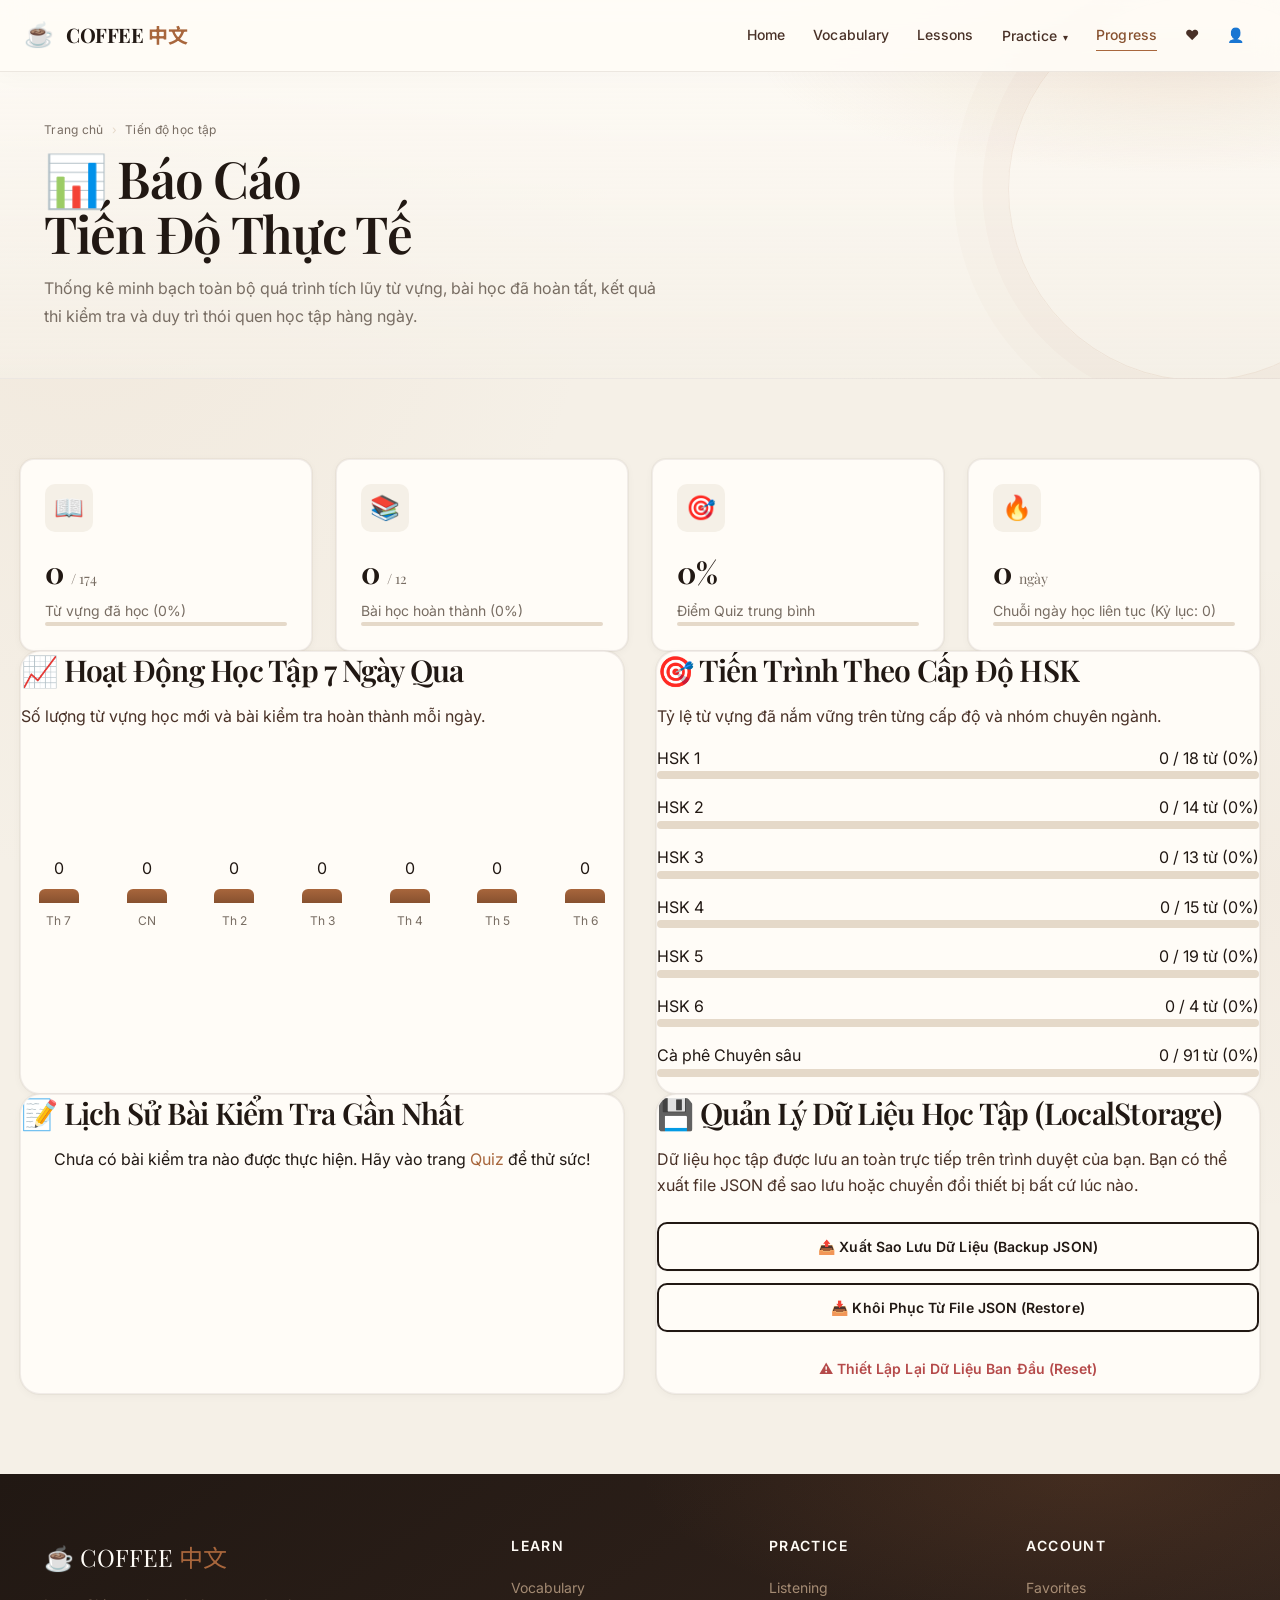
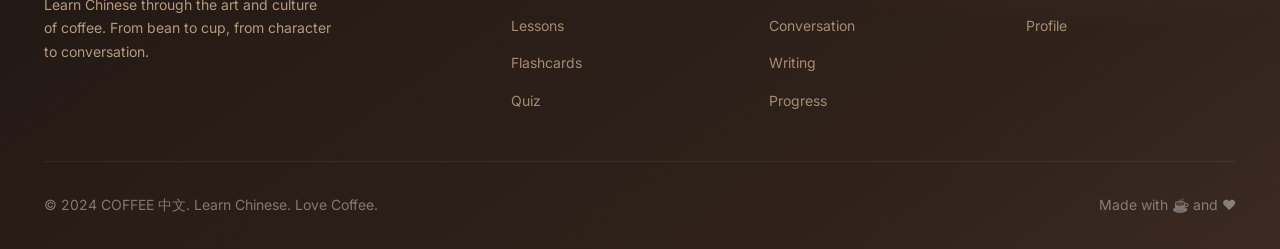
<file: pages/progress.html>
<!DOCTYPE html>
<html lang="vi">
<head>
  <meta charset="UTF-8">
  <meta name="viewport" content="width=device-width, initial-scale=1.0">
  <title>Tiến Độ Học Tập – COFFEE 中文</title>
  <link rel="preconnect" href="https://fonts.googleapis.com">
  <link rel="preconnect" href="https://fonts.gstatic.com" crossorigin>
  <link href="https://fonts.googleapis.com/css2?family=Playfair+Display:ital,wght@0,400;0,600;0,700;1,400&family=Inter:wght@300;400;500;600;700&family=Noto+Sans+SC:wght@300;400;500;700&display=swap" rel="stylesheet">
  <link rel="stylesheet" href="../css/style.css">
  <link rel="stylesheet" href="../css/components.css">
  <link rel="stylesheet" href="../css/responsive.css">
</head>
<body>
  <nav id="main-nav"></nav>

  <main class="page-main">
    <div class="page-header">
      <div class="container">
        <div class="page-breadcrumb">
          <a href="../index.html">Trang chủ</a>
          <span class="separator">›</span>
          <span>Tiến độ học tập</span>
        </div>
        <h1 class="page-title">📊 Báo Cáo Tiến Độ Thực Tế</h1>
        <p class="page-description">
          Thống kê minh bạch toàn bộ quá trình tích lũy từ vựng, bài học đã hoàn tất, kết quả thi kiểm tra và duy trì thói quen học tập hàng ngày.
        </p>
      </div>
    </div>

    <section class="section container">
      <!-- 4 thẻ thống kê then chốt -->
      <div class="grid grid-4 gap-6 mb-12" id="progressSummaryGrid"></div>

      <!-- Biểu đồ tuần và Tỷ lệ hoàn thành HSK -->
      <div class="grid grid-2 gap-8 mb-12">
        <div class="card p-6 shadow-card">
          <h3 class="font-heading text-xl mb-4">📈 Hoạt Động Học Tập 7 Ngày Qua</h3>
          <p class="text-muted text-xs mb-4">Số lượng từ vựng học mới và bài kiểm tra hoàn thành mỗi ngày.</p>
          <div id="activityChartBox"></div>
        </div>

        <div class="card p-6 shadow-card">
          <h3 class="font-heading text-xl mb-4">🎯 Tiến Trình Theo Cấp Độ HSK</h3>
          <p class="text-muted text-xs mb-4">Tỷ lệ từ vựng đã nắm vững trên từng cấp độ và nhóm chuyên ngành.</p>
          <div id="hskBreakdownContainer"></div>
        </div>
      </div>

      <!-- Lịch sử Quiz & Quản lý dữ liệu -->
      <div class="grid grid-2 gap-8">
        <div class="card p-6 shadow-card">
          <h3 class="font-heading text-xl mb-4">📝 Lịch Sử Bài Kiểm Tra Gần Nhất</h3>
          <div id="quizHistoryList"></div>
        </div>

        <div class="card p-6 shadow-card">
          <h3 class="font-heading text-xl mb-4">💾 Quản Lý Dữ Liệu Học Tập (LocalStorage)</h3>
          <p class="text-sm text-muted mb-6">
            Dữ liệu học tập được lưu an toàn trực tiếp trên trình duyệt của bạn. Bạn có thể xuất file JSON để sao lưu hoặc chuyển đổi thiết bị bất cứ lúc nào.
          </p>
          <div class="flex flex-col gap-3">
            <button id="exportDataBtn" class="btn btn-secondary text-left justify-start">
              📤 Xuất Sao Lưu Dữ Liệu (Backup JSON)
            </button>
            <label class="btn btn-secondary text-left justify-start cursor-pointer">
              📥 Khôi Phục Từ File JSON (Restore)
              <input type="file" id="importDataInput" accept=".json" class="hidden">
            </label>
            <button id="resetDataBtn" class="btn btn-ghost text-left justify-start text-error" style="color:var(--error);">
              ⚠️ Thiết Lập Lại Dữ Liệu Ban Đầu (Reset)
            </button>
          </div>
        </div>
      </div>
    </section>
  </main>

  <footer id="main-footer"></footer>

  <script src="../data/vocabulary.js"></script>
  <script src="../data/lessons.js"></script>
  <script src="../js/storage.js"></script>
  <script src="../js/navigation.js"></script>
  <script src="../js/main.js"></script>
  <script src="../js/progress.js"></script>
</body>
</html>
</file>
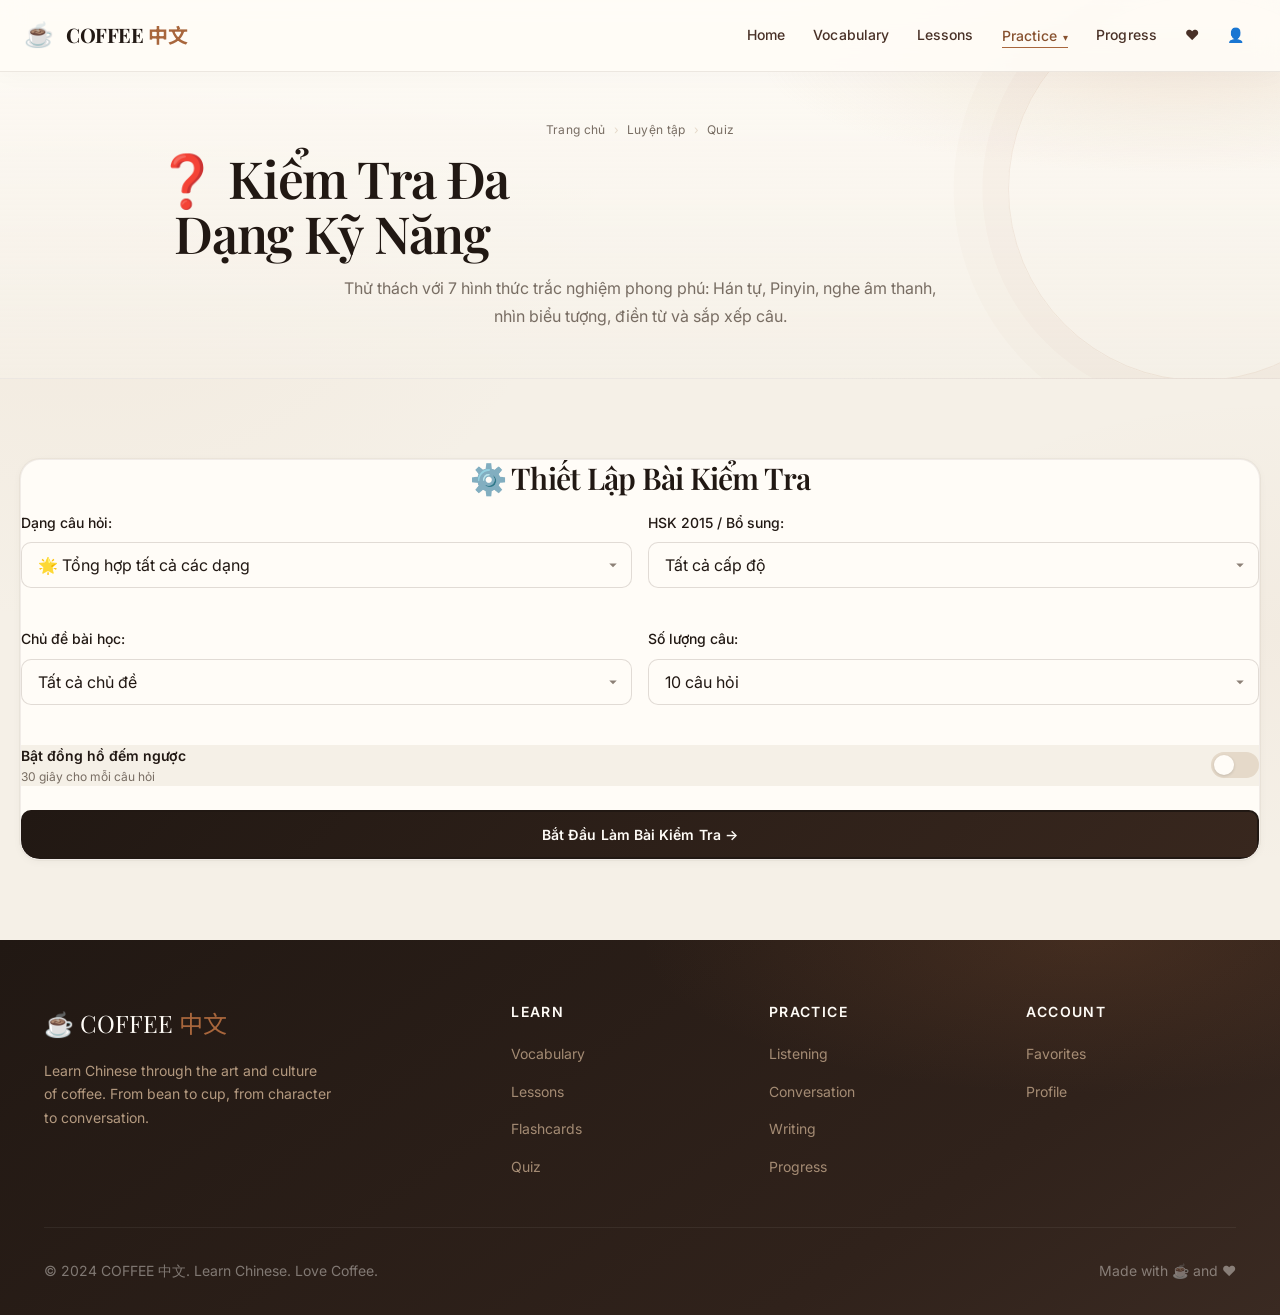
<file: pages/quiz.html>
<!DOCTYPE html>
<html lang="vi">
<head>
  <meta charset="UTF-8">
  <meta name="viewport" content="width=device-width, initial-scale=1.0">
  <title>Bài Kiểm Tra Trắc Nghiệm – COFFEE 中文</title>
  <link rel="preconnect" href="https://fonts.googleapis.com">
  <link rel="preconnect" href="https://fonts.gstatic.com" crossorigin>
  <link href="https://fonts.googleapis.com/css2?family=Playfair+Display:ital,wght@0,400;0,600;0,700;1,400&family=Inter:wght@300;400;500;600;700&family=Noto+Sans+SC:wght@300;400;500;700&display=swap" rel="stylesheet">
  <link rel="stylesheet" href="../css/style.css">
  <link rel="stylesheet" href="../css/components.css">
  <link rel="stylesheet" href="../css/responsive.css">
</head>
<body>
  <nav id="main-nav"></nav>

  <main class="page-main">
    <div class="page-header text-center">
      <div class="container">
        <div class="page-breadcrumb justify-center">
          <a href="../index.html">Trang chủ</a>
          <span class="separator">›</span>
          <span>Luyện tập</span>
          <span class="separator">›</span>
          <span>Quiz</span>
        </div>
        <h1 class="page-title mt-2">❓ Kiểm Tra Đa Dạng Kỹ Năng</h1>
        <p class="page-description mx-auto">
          Thử thách với 7 hình thức trắc nghiệm phong phú: Hán tự, Pinyin, nghe âm thanh, nhìn biểu tượng, điền từ và sắp xếp câu.
        </p>
      </div>
    </div>

    <section class="section container">
      <!-- Cấu hình bài thi -->
      <div id="quizConfig"></div>

      <!-- Khu vực chơi Quiz -->
      <div id="quizPlayArea" class="hidden max-w-2xl mx-auto">
        <div id="quizProgressTracker" class="mb-6"></div>
        <div id="quizQuestionContainer"></div>
      </div>
    </section>
  </main>

  <footer id="main-footer"></footer>

  <script src="../data/vocabulary.js"></script>
  <script src="../data/quizzes.js"></script>
  <script src="../js/storage.js"></script>
  <script src="../js/navigation.js"></script>
  <script src="../js/main.js"></script>
  <script src="../js/quiz.js"></script>
</body>
</html>
</file>
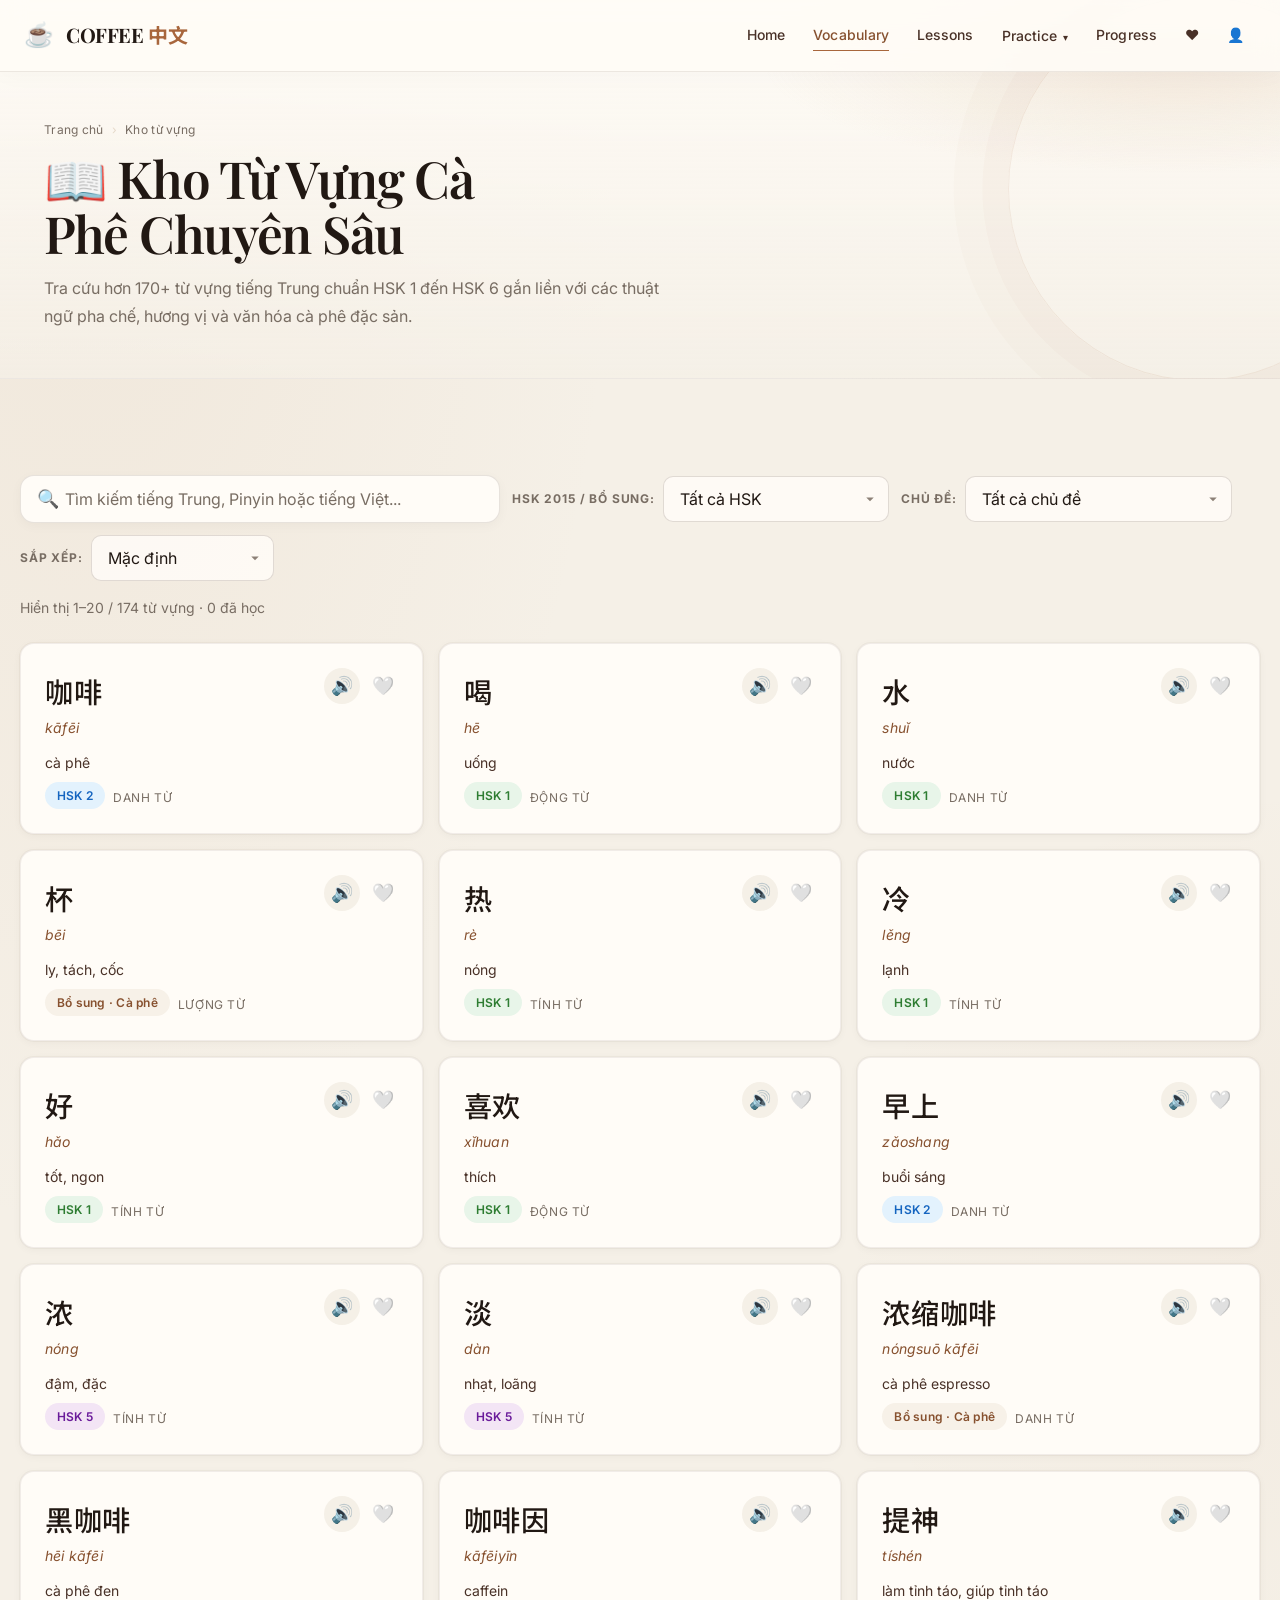
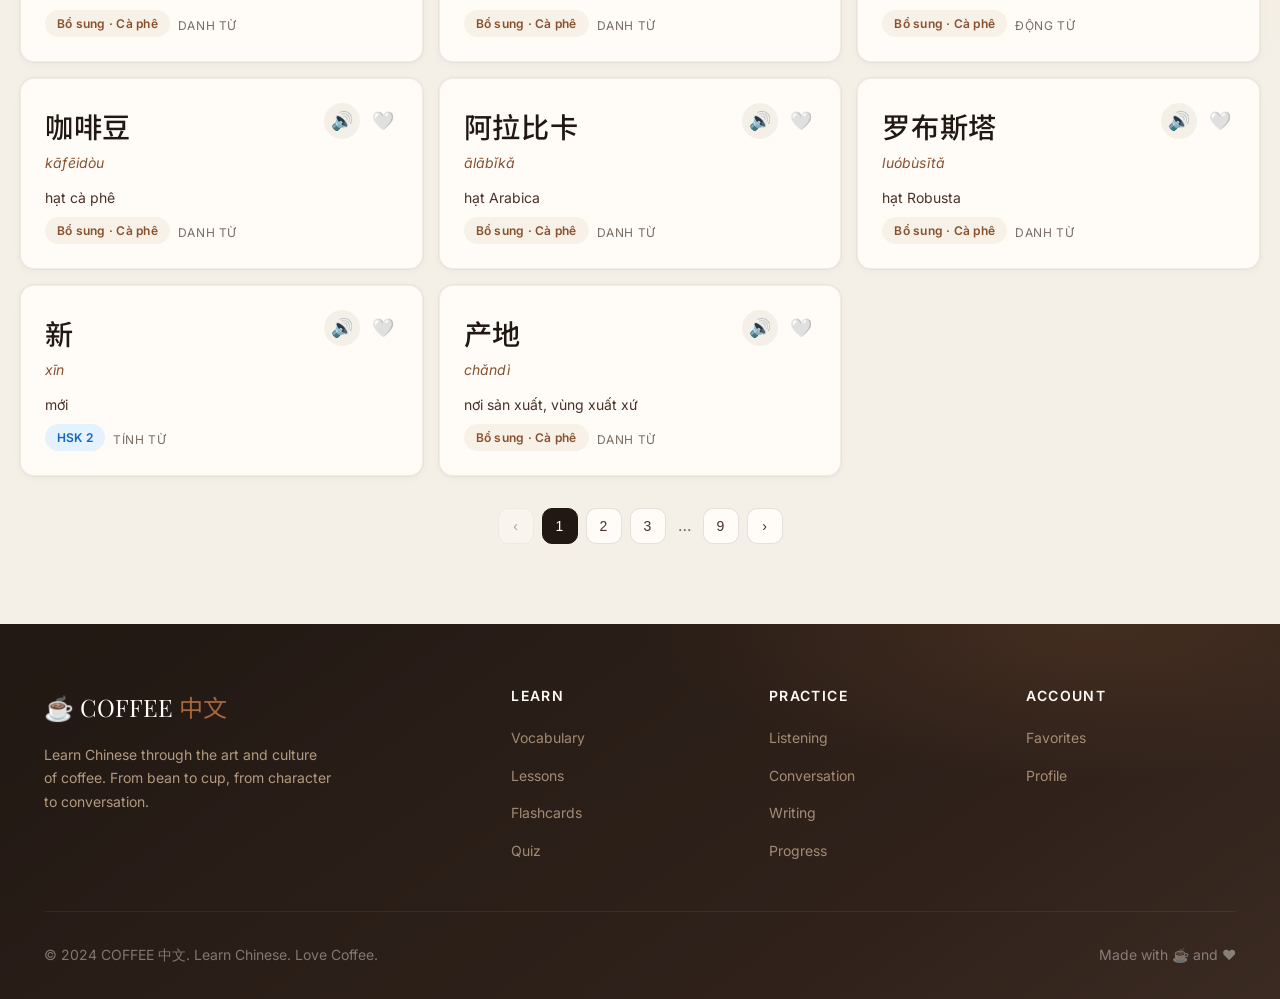
<file: pages/vocabulary.html>
<!DOCTYPE html>
<html lang="vi">
<head>
  <meta charset="UTF-8">
  <meta name="viewport" content="width=device-width, initial-scale=1.0">
  <title>Kho Từ Vựng Cà Phê – COFFEE 中文</title>
  <link rel="preconnect" href="https://fonts.googleapis.com">
  <link rel="preconnect" href="https://fonts.gstatic.com" crossorigin>
  <link href="https://fonts.googleapis.com/css2?family=Playfair+Display:ital,wght@0,400;0,600;0,700;1,400&family=Inter:wght@300;400;500;600;700&family=Noto+Sans+SC:wght@300;400;500;700&display=swap" rel="stylesheet">
  <link rel="stylesheet" href="../css/style.css">
  <link rel="stylesheet" href="../css/components.css">
  <link rel="stylesheet" href="../css/responsive.css">
</head>
<body>
  <nav id="main-nav"></nav>

  <main class="page-main">
    <div class="page-header">
      <div class="container">
        <div class="page-breadcrumb">
          <a href="../index.html">Trang chủ</a>
          <span class="separator">›</span>
          <span>Kho từ vựng</span>
        </div>
        <h1 class="page-title">📖 Kho Từ Vựng Cà Phê Chuyên Sâu</h1>
        <p class="page-description">
          Tra cứu hơn 170+ từ vựng tiếng Trung chuẩn HSK 1 đến HSK 6 gắn liền với các thuật ngữ pha chế, hương vị và văn hóa cà phê đặc sản.
        </p>
      </div>
    </div>

    <section class="section container">
      <div id="filters"></div>
      <div id="vocabGrid" class="mt-6"></div>
      <div id="vocabPagination"></div>
    </section>
  </main>

  <footer id="main-footer"></footer>

  <script src="../data/vocabulary.js"></script>
  <script src="../js/storage.js"></script>
  <script src="../js/navigation.js"></script>
  <script src="../js/main.js"></script>
  <script src="../js/vocabulary.js"></script>
</body>
</html>
</file>
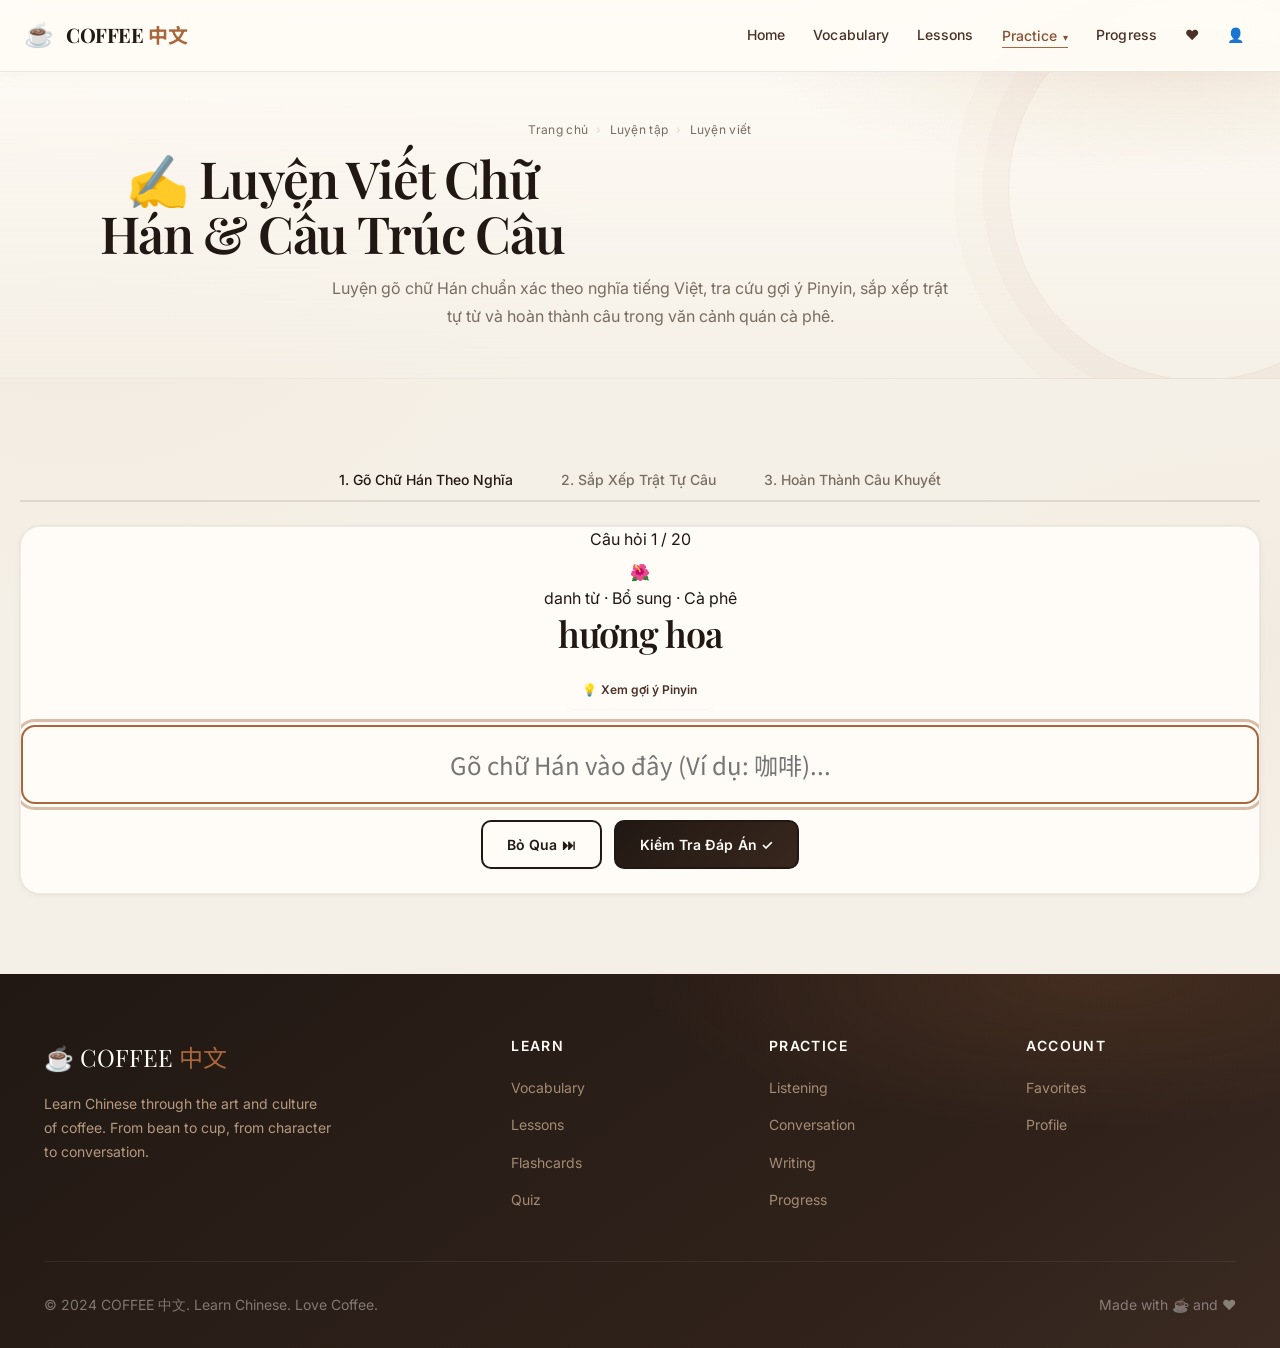
<file: pages/writing.html>
<!DOCTYPE html>
<html lang="vi">
<head>
  <meta charset="UTF-8">
  <meta name="viewport" content="width=device-width, initial-scale=1.0">
  <title>Luyện Viết & Cú Pháp – COFFEE 中文</title>
  <link rel="preconnect" href="https://fonts.googleapis.com">
  <link rel="preconnect" href="https://fonts.gstatic.com" crossorigin>
  <link href="https://fonts.googleapis.com/css2?family=Playfair+Display:ital,wght@0,400;0,600;0,700;1,400&family=Inter:wght@300;400;500;600;700&family=Noto+Sans+SC:wght@300;400;500;700&display=swap" rel="stylesheet">
  <link rel="stylesheet" href="../css/style.css">
  <link rel="stylesheet" href="../css/components.css">
  <link rel="stylesheet" href="../css/responsive.css">
</head>
<body>
  <nav id="main-nav"></nav>

  <main class="page-main">
    <div class="page-header text-center">
      <div class="container">
        <div class="page-breadcrumb justify-center">
          <a href="../index.html">Trang chủ</a>
          <span class="separator">›</span>
          <span>Luyện tập</span>
          <span class="separator">›</span>
          <span>Luyện viết</span>
        </div>
        <h1 class="page-title mt-2">✍️ Luyện Viết Chữ Hán & Cấu Trúc Câu</h1>
        <p class="page-description mx-auto">
          Luyện gõ chữ Hán chuẩn xác theo nghĩa tiếng Việt, tra cứu gợi ý Pinyin, sắp xếp trật tự từ và hoàn thành câu trong văn cảnh quán cà phê.
        </p>
      </div>
    </div>

    <section class="section container">
      <!-- Tabs chế độ -->
      <div class="tabs justify-center mb-8" style="display:flex;justify-content:center;">
        <button id="tabWriteVocab" class="tab-btn writing-tab-btn active">1. Gõ Chữ Hán Theo Nghĩa</button>
        <button id="tabWriteSentence" class="tab-btn writing-tab-btn">2. Sắp Xếp Trật Tự Câu</button>
        <button id="tabWriteComplete" class="tab-btn writing-tab-btn">3. Hoàn Thành Câu Khuyết</button>
      </div>

      <!-- Sân khấu bài tập -->
      <div id="writingStage"></div>
    </section>
  </main>

  <footer id="main-footer"></footer>

  <script src="../data/vocabulary.js"></script>
  <script src="../js/storage.js"></script>
  <script src="../js/navigation.js"></script>
  <script src="../js/main.js"></script>
  <script src="../js/writing.js"></script>
</body>
</html>
</file>
<file: css/style.css>
/* ============================================
   COFFEE 中文 – Design System
   Premium Specialty Coffee Editorial Style
   ============================================ */

/* ---------- CSS Custom Properties ---------- */
:root {
  /* Brand Colors */
  --espresso: #211813;
  --coffee-brown: #493127;
  --cream: #F5F0E7;
  --latte: #D7B99A;
  --caramel: #A8663C;
  --white: #FFFCF7;
  --muted: #786D63;

  /* Extended Palette */
  --espresso-light: #382820;
  --coffee-brown-light: #614438;
  --cream-dark: #E5D9C9;
  --latte-light: #E8D4BC;
  --caramel-light: #CA936B;
  --caramel-dark: #87512F;
  --success: #4A7C59;
  --error: #B54A4A;
  --warning: #C4883A;
  --info: #4A6E8C;

  /* Typography Scale */
  --font-heading: 'Playfair Display', 'Cormorant Garamond', Georgia, serif;
  --font-body: 'Inter', 'Manrope', -apple-system, BlinkMacSystemFont, sans-serif;
  --font-chinese: 'Noto Sans SC', 'PingFang SC', 'Microsoft YaHei', sans-serif;

  --text-xs: 0.75rem;
  --text-sm: 0.875rem;
  --text-base: 1rem;
  --text-lg: 1.125rem;
  --text-xl: 1.25rem;
  --text-2xl: 1.5rem;
  --text-3xl: 1.875rem;
  --text-4xl: 2.25rem;
  --text-5xl: 3rem;
  --text-6xl: 3.75rem;
  --text-7xl: 4.5rem;

  /* Spacing */
  --space-1: 0.25rem;
  --space-2: 0.5rem;
  --space-3: 0.75rem;
  --space-4: 1rem;
  --space-5: 1.25rem;
  --space-6: 1.5rem;
  --space-8: 2rem;
  --space-10: 2.5rem;
  --space-12: 3rem;
  --space-16: 4rem;
  --space-20: 5rem;
  --space-24: 6rem;

  /* Layout */
  --max-width: 1240px;
  --max-width-narrow: 960px;
  --max-width-wide: 1440px;
  --sidebar-width: 280px;
  --nav-height: 72px;

  /* Borders & Radii */
  --radius-sm: 6px;
  --radius-md: 10px;
  --radius-lg: 14px;
  --radius-xl: 20px;
  --radius-2xl: 28px;
  --radius-full: 9999px;

  /* Shadows */
  --shadow-sm: 0 2px 8px rgba(33, 24, 19, 0.05);
  --shadow-md: 0 8px 22px rgba(33, 24, 19, 0.07);
  --shadow-lg: 0 16px 36px rgba(33, 24, 19, 0.11);
  --shadow-xl: 0 28px 64px rgba(33, 24, 19, 0.15);
  --shadow-card: 0 2px 8px rgba(33, 24, 19, 0.04), 0 0 0 1px rgba(73, 49, 39, 0.045);
  --shadow-card-hover: 0 16px 36px rgba(33, 24, 19, 0.10), 0 0 0 1px rgba(168, 102, 60, 0.18);

  /* Transitions */
  --transition-fast: 150ms ease;
  --transition-base: 250ms ease;
  --transition-slow: 400ms ease;
  --transition-spring: 500ms cubic-bezier(0.34, 1.56, 0.64, 1);
}

/* ---------- Reset & Base ---------- */
*,
*::before,
*::after {
  box-sizing: border-box;
  margin: 0;
  padding: 0;
}

html {
  font-size: 16px;
  scroll-behavior: smooth;
  -webkit-text-size-adjust: 100%;
}

@media (prefers-reduced-motion: reduce) {
  html {
    scroll-behavior: auto;
  }
  *,
  *::before,
  *::after {
    animation-duration: 0.01ms !important;
    animation-iteration-count: 1 !important;
    transition-duration: 0.01ms !important;
  }
}

body {
  font-family: var(--font-body);
  font-size: var(--text-base);
  line-height: 1.6;
  color: var(--espresso);
  background-color: var(--cream);
  background-image: radial-gradient(ellipse at 12% 0%, rgba(215, 185, 154, 0.14), transparent 34rem);
  -webkit-font-smoothing: antialiased;
  -moz-osx-font-smoothing: grayscale;
  min-height: 100vh;
  overflow-x: hidden;
}

/* ---------- Typography ---------- */
h1, h2, h3, h4, h5, h6 {
  font-family: var(--font-heading);
  font-weight: 600;
  line-height: 1.2;
  color: var(--espresso);
  letter-spacing: -0.025em;
  text-wrap: balance;
}

h1 { font-size: var(--text-5xl); }
h2 { font-size: var(--text-4xl); }
h3 { font-size: var(--text-3xl); }
h4 { font-size: var(--text-2xl); }
h5 { font-size: var(--text-xl); }
h6 { font-size: var(--text-lg); }

p {
  margin-bottom: var(--space-4);
  color: var(--coffee-brown);
  text-wrap: pretty;
}

.chinese-text {
  font-family: var(--font-chinese);
}

.pinyin-text {
  font-family: var(--font-body);
  color: var(--caramel);
  font-style: italic;
  font-size: 0.9em;
}

.vietnamese-text {
  color: var(--coffee-brown);
}

a {
  color: var(--caramel);
  text-decoration: none;
  transition: color var(--transition-fast);
}

a:hover {
  color: var(--caramel-dark);
}

a:focus-visible {
  outline: 2px solid var(--caramel);
  outline-offset: 2px;
  border-radius: var(--radius-sm);
}

img {
  max-width: 100%;
  height: auto;
  display: block;
}

ul, ol {
  list-style: none;
}

/* ---------- Layout Utilities ---------- */
.container {
  width: 100%;
  max-width: var(--max-width);
  margin: 0 auto;
  padding: 0 var(--space-6);
}

.container-narrow {
  max-width: var(--max-width-narrow);
}

.container-wide {
  max-width: var(--max-width-wide);
}

.section {
  padding: var(--space-20) 0;
}

.section-sm {
  padding: var(--space-12) 0;
}

.section-lg {
  padding: var(--space-24) 0;
}

.flex {
  display: flex;
}

.flex-col {
  flex-direction: column;
}

.flex-wrap {
  flex-wrap: wrap;
}

.items-center {
  align-items: center;
}

.items-start {
  align-items: flex-start;
}

.justify-center {
  justify-content: center;
}

.justify-between {
  justify-content: space-between;
}

.gap-2 { gap: var(--space-2); }
.gap-3 { gap: var(--space-3); }
.gap-4 { gap: var(--space-4); }
.gap-6 { gap: var(--space-6); }
.gap-8 { gap: var(--space-8); }

.grid {
  display: grid;
}

.grid-2 {
  grid-template-columns: repeat(2, 1fr);
}

.grid-3 {
  grid-template-columns: repeat(3, 1fr);
}

.grid-4 {
  grid-template-columns: repeat(4, 1fr);
}

.text-center { text-align: center; }
.text-left { text-align: left; }
.text-right { text-align: right; }

.mx-auto { margin-left: auto; margin-right: auto; }

.mt-4 { margin-top: var(--space-4); }
.mt-6 { margin-top: var(--space-6); }
.mt-8 { margin-top: var(--space-8); }
.mb-2 { margin-bottom: var(--space-2); }
.mb-4 { margin-bottom: var(--space-4); }
.mb-6 { margin-bottom: var(--space-6); }
.mb-8 { margin-bottom: var(--space-8); }

.hidden { display: none !important; }
.sr-only {
  position: absolute;
  width: 1px;
  height: 1px;
  padding: 0;
  margin: -1px;
  overflow: hidden;
  clip: rect(0,0,0,0);
  white-space: nowrap;
  border-width: 0;
}

/* ---------- Section Headers ---------- */
.section-header {
  text-align: center;
  margin-bottom: var(--space-12);
}

.section-header h2 {
  margin-bottom: var(--space-4);
}

.section-header .section-subtitle {
  font-size: var(--text-lg);
  color: var(--muted);
  max-width: 600px;
  margin: 0 auto;
}

.section-label {
  display: inline-block;
  font-family: var(--font-body);
  font-size: var(--text-xs);
  font-weight: 600;
  letter-spacing: 0.15em;
  text-transform: uppercase;
  color: var(--caramel);
  margin-bottom: var(--space-3);
}

/* ---------- Buttons ---------- */
.btn {
  display: inline-flex;
  align-items: center;
  justify-content: center;
  gap: var(--space-2);
  padding: var(--space-3) var(--space-6);
  font-family: var(--font-body);
  font-size: var(--text-sm);
  font-weight: 500;
  line-height: 1.5;
  border: 2px solid transparent;
  border-radius: var(--radius-md);
  cursor: pointer;
  transition: all var(--transition-base);
  text-decoration: none;
  white-space: nowrap;
  user-select: none;
}

.btn:focus-visible {
  outline: 2px solid var(--caramel);
  outline-offset: 2px;
}

.btn:disabled,
.btn[disabled] {
  opacity: 0.5;
  cursor: not-allowed;
  pointer-events: none;
}

.btn-primary {
  background-color: var(--espresso);
  color: var(--white);
  border-color: var(--espresso);
}

.btn-primary:hover {
  background-color: var(--coffee-brown);
  border-color: var(--coffee-brown);
}

.btn-secondary {
  background-color: transparent;
  color: var(--espresso);
  border-color: var(--espresso);
}

.btn-secondary:hover {
  background-color: var(--espresso);
  color: var(--white);
}

.btn-caramel {
  background-color: var(--caramel);
  color: var(--white);
  border-color: var(--caramel);
}

.btn-caramel:hover {
  background-color: var(--caramel-dark);
  border-color: var(--caramel-dark);
}

.btn-ghost {
  background-color: transparent;
  color: var(--coffee-brown);
  border-color: transparent;
}

.btn-ghost:hover {
  background-color: rgba(37, 26, 22, 0.05);
}

.btn-sm {
  padding: var(--space-2) var(--space-4);
  font-size: var(--text-xs);
}

.btn-lg {
  padding: var(--space-4) var(--space-8);
  font-size: var(--text-base);
}

.btn-icon {
  width: 40px;
  height: 40px;
  padding: 0;
  border-radius: var(--radius-full);
}

.btn-icon.btn-sm {
  width: 32px;
  height: 32px;
}

/* ---------- Cards ---------- */
.card {
  background-color: var(--white);
  border-radius: var(--radius-lg);
  box-shadow: var(--shadow-card);
  overflow: hidden;
  transition: transform var(--transition-base), box-shadow var(--transition-base);
}

.card:hover {
  transform: translateY(-2px);
  box-shadow: var(--shadow-card-hover);
}

.card-body {
  padding: var(--space-6);
}

.card-header {
  padding: var(--space-6) var(--space-6) 0;
}

.card-footer {
  padding: 0 var(--space-6) var(--space-6);
}

.card-flat {
  box-shadow: none;
  border: 1px solid var(--cream-dark);
}

.card-flat:hover {
  transform: none;
  box-shadow: none;
  border-color: var(--latte);
}

/* ---------- Badges & Tags ---------- */
.badge {
  display: inline-flex;
  align-items: center;
  padding: var(--space-1) var(--space-3);
  font-size: var(--text-xs);
  font-weight: 600;
  border-radius: var(--radius-full);
  letter-spacing: 0.02em;
}

.badge-hsk1 { background-color: #E8F5E9; color: #2E7D32; }
.badge-hsk2 { background-color: #E3F2FD; color: #1565C0; }
.badge-hsk3 { background-color: #FFF3E0; color: #E65100; }
.badge-hsk4 { background-color: #FCE4EC; color: #C62828; }
.badge-hsk5 { background-color: #F3E5F5; color: #6A1B9A; }
.badge-hsk6 { background-color: #EFEBE9; color: #4E342E; }
.badge-coffee { background-color: #F7F1E8; color: var(--caramel-dark); }

.tag {
  display: inline-flex;
  align-items: center;
  gap: var(--space-1);
  padding: var(--space-1) var(--space-3);
  font-size: var(--text-xs);
  color: var(--muted);
  border: 1px solid var(--cream-dark);
  border-radius: var(--radius-full);
  cursor: pointer;
  transition: all var(--transition-fast);
}

.tag:hover, .tag.active {
  color: var(--caramel-dark);
  border-color: var(--caramel);
  background-color: rgba(184, 121, 69, 0.08);
}

/* ---------- Form Elements ---------- */
.form-group {
  margin-bottom: var(--space-6);
}

.form-label {
  display: block;
  font-size: var(--text-sm);
  font-weight: 500;
  color: var(--espresso);
  margin-bottom: var(--space-2);
}

.form-input,
.form-select,
.form-textarea {
  width: 100%;
  padding: var(--space-3) var(--space-4);
  font-family: var(--font-body);
  font-size: var(--text-base);
  color: var(--espresso);
  background-color: var(--white);
  border: 1.5px solid var(--cream-dark);
  border-radius: var(--radius-md);
  transition: border-color var(--transition-fast), box-shadow var(--transition-fast);
  outline: none;
}

.form-input:hover,
.form-select:hover,
.form-textarea:hover {
  border-color: var(--latte);
}

.form-input:focus,
.form-select:focus,
.form-textarea:focus {
  border-color: var(--caramel);
  box-shadow: 0 0 0 3px rgba(184, 121, 69, 0.15);
}

.form-input::placeholder {
  color: var(--muted);
}

.form-textarea {
  min-height: 120px;
  resize: vertical;
}

.form-select {
  appearance: none;
  background-image: url("data:image/svg+xml,%3Csvg xmlns='http://www.w3.org/2000/svg' width='12' height='12' fill='%238C8077' viewBox='0 0 16 16'%3E%3Cpath d='M8 11L3 6h10l-5 5z'/%3E%3C/svg%3E");
  background-repeat: no-repeat;
  background-position: right 12px center;
  padding-right: 36px;
  cursor: pointer;
}

/* ---------- Progress Bar ---------- */
.progress-bar {
  width: 100%;
  height: 8px;
  background-color: var(--cream-dark);
  border-radius: var(--radius-full);
  overflow: hidden;
}

.progress-bar-fill {
  height: 100%;
  background: linear-gradient(90deg, var(--caramel), var(--caramel-light));
  border-radius: var(--radius-full);
  transition: width var(--transition-slow);
  min-width: 0;
}

.progress-bar-sm {
  height: 4px;
}

.progress-bar-lg {
  height: 12px;
}

/* ---------- Modal ---------- */
.modal-overlay {
  position: fixed;
  top: 0;
  left: 0;
  right: 0;
  bottom: 0;
  background-color: rgba(37, 26, 22, 0.6);
  display: flex;
  align-items: center;
  justify-content: center;
  z-index: 1000;
  opacity: 0;
  visibility: hidden;
  transition: opacity var(--transition-base), visibility var(--transition-base);
  padding: var(--space-4);
}

.modal-overlay.active {
  opacity: 1;
  visibility: visible;
}

.modal {
  background-color: var(--white);
  border-radius: var(--radius-xl);
  box-shadow: var(--shadow-xl);
  max-width: 560px;
  width: 100%;
  max-height: 90vh;
  overflow-y: auto;
  transform: translateY(20px) scale(0.98);
  transition: transform var(--transition-base);
}

.modal-overlay.active .modal {
  transform: translateY(0) scale(1);
}

.modal-header {
  display: flex;
  align-items: center;
  justify-content: space-between;
  padding: var(--space-6);
  border-bottom: 1px solid var(--cream-dark);
}

.modal-header h3 {
  font-size: var(--text-xl);
}

.modal-close {
  width: 32px;
  height: 32px;
  display: flex;
  align-items: center;
  justify-content: center;
  border: none;
  background: none;
  cursor: pointer;
  color: var(--muted);
  border-radius: var(--radius-full);
  transition: background-color var(--transition-fast);
  font-size: var(--text-xl);
}

.modal-close:hover {
  background-color: var(--cream);
  color: var(--espresso);
}

.modal-body {
  padding: var(--space-6);
}

.modal-footer {
  padding: var(--space-4) var(--space-6);
  border-top: 1px solid var(--cream-dark);
  display: flex;
  justify-content: flex-end;
  gap: var(--space-3);
}

/* ---------- Toast / Notification ---------- */
.toast-container {
  position: fixed;
  bottom: var(--space-6);
  right: var(--space-6);
  z-index: 1100;
  display: flex;
  flex-direction: column;
  gap: var(--space-3);
}

.toast {
  display: flex;
  align-items: center;
  gap: var(--space-3);
  padding: var(--space-4) var(--space-5);
  background-color: var(--espresso);
  color: var(--white);
  border-radius: var(--radius-md);
  box-shadow: var(--shadow-lg);
  font-size: var(--text-sm);
  transform: translateX(120%);
  transition: transform var(--transition-base);
  max-width: 360px;
}

.toast.show {
  transform: translateX(0);
}

.toast-success { background-color: var(--success); }
.toast-error { background-color: var(--error); }
.toast-warning { background-color: var(--warning); }

/* ---------- Tooltip ---------- */
[data-tooltip] {
  position: relative;
}

[data-tooltip]::after {
  content: attr(data-tooltip);
  position: absolute;
  bottom: calc(100% + 8px);
  left: 50%;
  transform: translateX(-50%);
  padding: var(--space-2) var(--space-3);
  background-color: var(--espresso);
  color: var(--white);
  font-size: var(--text-xs);
  border-radius: var(--radius-sm);
  white-space: nowrap;
  pointer-events: none;
  opacity: 0;
  transition: opacity var(--transition-fast);
  z-index: 50;
}

[data-tooltip]:hover::after {
  opacity: 1;
}

/* ---------- Animations ---------- */
@keyframes fadeIn {
  from { opacity: 0; }
  to { opacity: 1; }
}

@keyframes fadeInUp {
  from { opacity: 0; transform: translateY(20px); }
  to { opacity: 1; transform: translateY(0); }
}

@keyframes fadeInDown {
  from { opacity: 0; transform: translateY(-20px); }
  to { opacity: 1; transform: translateY(0); }
}

@keyframes slideInRight {
  from { opacity: 0; transform: translateX(30px); }
  to { opacity: 1; transform: translateX(0); }
}

@keyframes slideInLeft {
  from { opacity: 0; transform: translateX(-30px); }
  to { opacity: 1; transform: translateX(0); }
}

@keyframes scaleIn {
  from { opacity: 0; transform: scale(0.95); }
  to { opacity: 1; transform: scale(1); }
}

@keyframes pulse {
  0%, 100% { transform: scale(1); }
  50% { transform: scale(1.05); }
}

@keyframes spin {
  from { transform: rotate(0deg); }
  to { transform: rotate(360deg); }
}

.animate-fade-in { animation: fadeIn var(--transition-slow) ease both; }
.animate-fade-in-up { animation: fadeInUp 0.6s ease both; }
.animate-fade-in-down { animation: fadeInDown 0.6s ease both; }
.animate-slide-in-right { animation: slideInRight 0.6s ease both; }
.animate-scale-in { animation: scaleIn 0.4s ease both; }

/* Stagger delays */
.delay-1 { animation-delay: 0.1s; }
.delay-2 { animation-delay: 0.2s; }
.delay-3 { animation-delay: 0.3s; }
.delay-4 { animation-delay: 0.4s; }
.delay-5 { animation-delay: 0.5s; }

/* Scroll animation class */
.scroll-animate {
  opacity: 0;
  transform: translateY(30px);
  transition: opacity 0.6s ease, transform 0.6s ease;
}

.scroll-animate.in-view {
  opacity: 1;
  transform: translateY(0);
}

/* ---------- Page Transition ---------- */
.page-content {
  animation: fadeIn 0.3s ease;
}

/* ---------- Skeleton Loading ---------- */
.skeleton {
  background: linear-gradient(90deg, var(--cream-dark) 25%, var(--cream) 50%, var(--cream-dark) 75%);
  background-size: 200% 100%;
  animation: skeleton-loading 1.5s infinite;
  border-radius: var(--radius-md);
}

@keyframes skeleton-loading {
  0% { background-position: 200% 0; }
  100% { background-position: -200% 0; }
}

.skeleton-text {
  height: 1em;
  margin-bottom: var(--space-2);
}

.skeleton-text:last-child {
  width: 70%;
}

.skeleton-heading {
  height: 2em;
  width: 60%;
  margin-bottom: var(--space-4);
}

.skeleton-card {
  height: 200px;
}

/* ---------- Empty State ---------- */
.empty-state {
  text-align: center;
  padding: var(--space-16) var(--space-6);
}

.empty-state-icon {
  font-size: 3rem;
  margin-bottom: var(--space-4);
  opacity: 0.5;
}

.empty-state h3 {
  margin-bottom: var(--space-2);
  color: var(--coffee-brown);
}

.empty-state p {
  color: var(--muted);
  max-width: 400px;
  margin: 0 auto var(--space-6);
}

/* ---------- Divider ---------- */
.divider {
  height: 1px;
  background-color: var(--cream-dark);
  border: none;
  margin: var(--space-8) 0;
}

/* ---------- Back to Top ---------- */
.back-to-top {
  position: fixed;
  bottom: var(--space-6);
  right: var(--space-6);
  width: 44px;
  height: 44px;
  display: flex;
  align-items: center;
  justify-content: center;
  background-color: var(--espresso);
  color: var(--white);
  border: none;
  border-radius: var(--radius-full);
  cursor: pointer;
  opacity: 0;
  visibility: hidden;
  transform: translateY(10px);
  transition: all var(--transition-base);
  z-index: 50;
  font-size: var(--text-lg);
}

.back-to-top.visible {
  opacity: 1;
  visibility: visible;
  transform: translateY(0);
}

.back-to-top:hover {
  background-color: var(--caramel);
  transform: translateY(-2px);
}

/* ---------- Loading Spinner ---------- */
.spinner {
  width: 32px;
  height: 32px;
  border: 3px solid var(--cream-dark);
  border-top-color: var(--caramel);
  border-radius: 50%;
  animation: spin 0.8s linear infinite;
}

.spinner-sm {
  width: 20px;
  height: 20px;
  border-width: 2px;
}

/* ---------- Word Detail Component ---------- */
.word-chinese {
  font-family: var(--font-chinese);
  font-size: var(--text-4xl);
  font-weight: 500;
  color: var(--espresso);
  line-height: 1.3;
}

.word-pinyin {
  font-size: var(--text-lg);
  color: var(--caramel);
  font-style: italic;
  margin-top: var(--space-1);
}

.word-meaning {
  font-size: var(--text-lg);
  color: var(--coffee-brown);
  margin-top: var(--space-2);
}

.word-type {
  display: inline-block;
  font-size: var(--text-xs);
  color: var(--muted);
  text-transform: uppercase;
  letter-spacing: 0.05em;
  margin-top: var(--space-1);
}

/* ---------- Audio Button ---------- */
.audio-btn {
  display: inline-flex;
  align-items: center;
  justify-content: center;
  width: 36px;
  height: 36px;
  border: none;
  background-color: var(--cream);
  color: var(--caramel);
  border-radius: var(--radius-full);
  cursor: pointer;
  transition: all var(--transition-fast);
  font-size: var(--text-lg);
}

.audio-btn:hover {
  background-color: var(--caramel);
  color: var(--white);
}

.audio-btn.playing {
  animation: pulse 0.6s ease infinite;
}

/* ---------- Status Indicators ---------- */
.status-dot {
  width: 8px;
  height: 8px;
  border-radius: 50%;
  display: inline-block;
}

.status-learned { background-color: var(--success); }
.status-unlearned { background-color: var(--cream-dark); }
.status-in-progress { background-color: var(--warning); }

/* ---------- Tabs ---------- */
.tabs {
  display: flex;
  gap: var(--space-1);
  border-bottom: 2px solid var(--cream-dark);
  margin-bottom: var(--space-6);
  overflow-x: auto;
}

.tab-btn {
  padding: var(--space-3) var(--space-5);
  font-family: var(--font-body);
  font-size: var(--text-sm);
  font-weight: 500;
  color: var(--muted);
  background: none;
  border: none;
  border-bottom: 2px solid transparent;
  margin-bottom: -2px;
  cursor: pointer;
  transition: all var(--transition-fast);
  white-space: nowrap;
}

.tab-btn:hover {
  color: var(--coffee-brown);
}

.tab-btn.active {
  color: var(--espresso);
  border-bottom-color: var(--caramel);
}

.tab-content {
  display: none;
}

.tab-content.active {
  display: block;
  animation: fadeIn 0.3s ease;
}

/* ---------- Pagination ---------- */
.pagination {
  display: flex;
  align-items: center;
  justify-content: center;
  gap: var(--space-2);
  margin-top: var(--space-8);
}

.pagination-btn {
  width: 36px;
  height: 36px;
  display: flex;
  align-items: center;
  justify-content: center;
  border: 1px solid var(--cream-dark);
  background-color: var(--white);
  color: var(--coffee-brown);
  border-radius: var(--radius-md);
  cursor: pointer;
  font-size: var(--text-sm);
  transition: all var(--transition-fast);
}

.pagination-btn:hover {
  border-color: var(--caramel);
  color: var(--caramel);
}

.pagination-btn.active {
  background-color: var(--espresso);
  border-color: var(--espresso);
  color: var(--white);
}

.pagination-btn:disabled {
  opacity: 0.4;
  cursor: not-allowed;
}

/* ---------- Chip / Filter Pill ---------- */
.chip {
  display: inline-flex;
  align-items: center;
  gap: var(--space-2);
  padding: var(--space-2) var(--space-4);
  background-color: var(--white);
  border: 1px solid var(--cream-dark);
  border-radius: var(--radius-full);
  font-size: var(--text-sm);
  color: var(--coffee-brown);
  cursor: pointer;
  transition: all var(--transition-fast);
  user-select: none;
}

.chip:hover {
  border-color: var(--latte);
  background-color: var(--cream);
}

.chip.active {
  background-color: var(--espresso);
  border-color: var(--espresso);
  color: var(--white);
}

.chip-remove {
  display: inline-flex;
  align-items: center;
  margin-left: var(--space-1);
  cursor: pointer;
  opacity: 0.6;
}

.chip-remove:hover {
  opacity: 1;
}
</file>
<file: css/components.css>
/* ============================================
   COFFEE 中文 – Component Styles
   Navigation, Header, Footer, Page-Specific
   ============================================ */

/* ---------- Navigation ---------- */
.main-nav {
  position: fixed;
  top: 0;
  left: 0;
  right: 0;
  height: var(--nav-height);
  background-color: rgba(255, 255, 255, 0.95);
  backdrop-filter: blur(12px);
  -webkit-backdrop-filter: blur(12px);
  border-bottom: 1px solid rgba(232, 223, 210, 0.8);
  z-index: 100;
  transition: background-color var(--transition-base), box-shadow var(--transition-base);
}

.main-nav.scrolled {
  background-color: rgba(255, 255, 255, 0.98);
  box-shadow: var(--shadow-sm);
}

.nav-container {
  max-width: var(--max-width-wide);
  height: 100%;
  margin: 0 auto;
  padding: 0 var(--space-6);
  display: flex;
  align-items: center;
  justify-content: space-between;
}

.nav-logo {
  display: flex;
  align-items: center;
  gap: var(--space-3);
  text-decoration: none;
  flex-shrink: 0;
}

.nav-logo-icon {
  font-size: var(--text-2xl);
}

.nav-logo-text {
  font-family: var(--font-heading);
  font-size: var(--text-xl);
  font-weight: 700;
  color: var(--espresso);
  letter-spacing: -0.02em;
}

.nav-logo-text .chinese {
  font-family: var(--font-chinese);
  color: var(--caramel);
}

.nav-links {
  display: flex;
  align-items: center;
  gap: var(--space-1);
}

.nav-link {
  padding: var(--space-2) var(--space-4);
  font-size: var(--text-sm);
  font-weight: 500;
  color: var(--coffee-brown);
  text-decoration: none;
  border-radius: var(--radius-md);
  transition: all var(--transition-fast);
  white-space: nowrap;
}

.nav-link:hover {
  color: var(--espresso);
  background-color: rgba(37, 26, 22, 0.04);
}

.nav-link.active {
  color: var(--caramel-dark);
  background-color: rgba(184, 121, 69, 0.08);
}

.nav-dropdown {
  position: relative;
}

.nav-dropdown-content {
  position: absolute;
  top: calc(100% + 8px);
  left: 50%;
  transform: translateX(-50%);
  background-color: var(--white);
  border-radius: var(--radius-lg);
  box-shadow: var(--shadow-lg);
  min-width: 200px;
  padding: var(--space-2);
  opacity: 0;
  visibility: hidden;
  transform: translateX(-50%) translateY(-8px);
  transition: all var(--transition-fast);
  z-index: 10;
}

.nav-dropdown:hover .nav-dropdown-content,
.nav-dropdown.open .nav-dropdown-content {
  opacity: 1;
  visibility: visible;
  transform: translateX(-50%) translateY(0);
}

.nav-dropdown-item {
  display: flex;
  align-items: center;
  gap: var(--space-3);
  padding: var(--space-3) var(--space-4);
  color: var(--coffee-brown);
  text-decoration: none;
  font-size: var(--text-sm);
  border-radius: var(--radius-md);
  transition: background-color var(--transition-fast);
}

.nav-dropdown-item:hover {
  background-color: var(--cream);
  color: var(--espresso);
}

.nav-dropdown-item .item-icon {
  font-size: var(--text-lg);
  width: 24px;
  text-align: center;
}

/* Mobile Navigation */
.nav-mobile-toggle {
  display: none;
  flex-direction: column;
  gap: 5px;
  padding: var(--space-2);
  background: none;
  border: none;
  cursor: pointer;
  z-index: 110;
}

.nav-mobile-toggle span {
  display: block;
  width: 24px;
  height: 2px;
  background-color: var(--espresso);
  border-radius: 2px;
  transition: all var(--transition-fast);
}

.nav-mobile-toggle.active span:nth-child(1) {
  transform: rotate(45deg) translate(5px, 5px);
}

.nav-mobile-toggle.active span:nth-child(2) {
  opacity: 0;
}

.nav-mobile-toggle.active span:nth-child(3) {
  transform: rotate(-45deg) translate(5px, -5px);
}

.nav-mobile-menu {
  display: none;
  position: fixed;
  top: 0;
  left: 0;
  right: 0;
  bottom: 0;
  background-color: var(--white);
  z-index: 105;
  padding: calc(var(--nav-height) + var(--space-6)) var(--space-6) var(--space-6);
  overflow-y: auto;
}

.nav-mobile-menu.active {
  display: block;
  animation: fadeIn 0.2s ease;
}

.nav-mobile-menu .mobile-nav-link {
  display: flex;
  align-items: center;
  gap: var(--space-3);
  padding: var(--space-4) var(--space-4);
  color: var(--coffee-brown);
  text-decoration: none;
  font-size: var(--text-lg);
  font-weight: 500;
  border-bottom: 1px solid var(--cream-dark);
  transition: color var(--transition-fast);
}

.nav-mobile-menu .mobile-nav-link:hover,
.nav-mobile-menu .mobile-nav-link.active {
  color: var(--caramel);
}

.nav-mobile-menu .mobile-nav-link .link-icon {
  font-size: var(--text-xl);
  width: 28px;
  text-align: center;
}

/* ---------- Page Header ---------- */
.page-header {
  padding-top: calc(var(--nav-height) + var(--space-12));
  padding-bottom: var(--space-12);
  background-color: var(--white);
  border-bottom: 1px solid var(--cream-dark);
}

.page-header .container {
  display: flex;
  flex-direction: column;
  gap: var(--space-4);
}

.page-breadcrumb {
  display: flex;
  align-items: center;
  gap: var(--space-2);
  font-size: var(--text-sm);
  color: var(--muted);
}

.page-breadcrumb a {
  color: var(--muted);
}

.page-breadcrumb a:hover {
  color: var(--caramel);
}

.page-breadcrumb .separator {
  color: var(--cream-dark);
}

.page-title {
  font-size: var(--text-4xl);
}

.page-description {
  font-size: var(--text-lg);
  color: var(--muted);
  max-width: 600px;
}

.page-main {
  padding-top: calc(var(--nav-height) + var(--space-8));
  min-height: calc(100vh - var(--nav-height));
}

/* ---------- Hero Section ---------- */
.hero {
  position: relative;
  min-height: 90vh;
  display: flex;
  align-items: center;
  overflow: hidden;
  background-color: var(--espresso);
}

.hero-bg {
  position: absolute;
  top: 0;
  left: 0;
  right: 0;
  bottom: 0;
  background-size: cover;
  background-position: center;
  opacity: 0.4;
}

.hero-overlay {
  position: absolute;
  top: 0;
  left: 0;
  right: 0;
  bottom: 0;
  background: linear-gradient(135deg, rgba(37, 26, 22, 0.85) 0%, rgba(75, 48, 40, 0.7) 50%, rgba(37, 26, 22, 0.6) 100%);
}

.hero-content {
  position: relative;
  z-index: 2;
  max-width: 720px;
  padding: var(--space-16) 0;
}

.hero-label {
  display: inline-flex;
  align-items: center;
  gap: var(--space-2);
  padding: var(--space-2) var(--space-4);
  background-color: rgba(184, 121, 69, 0.2);
  border: 1px solid rgba(184, 121, 69, 0.3);
  border-radius: var(--radius-full);
  color: var(--latte);
  font-size: var(--text-sm);
  font-weight: 500;
  margin-bottom: var(--space-8);
}

.hero h1 {
  font-size: var(--text-7xl);
  color: var(--white);
  line-height: 1.05;
  margin-bottom: var(--space-6);
  letter-spacing: -0.03em;
}

.hero h1 .accent {
  color: var(--latte);
  font-style: italic;
}

.hero-subtitle {
  font-size: var(--text-xl);
  color: var(--latte);
  line-height: 1.6;
  margin-bottom: var(--space-10);
  max-width: 500px;
}

.hero-actions {
  display: flex;
  gap: var(--space-4);
  flex-wrap: wrap;
}

.hero .btn-primary {
  background-color: var(--caramel);
  border-color: var(--caramel);
  padding: var(--space-4) var(--space-8);
  font-size: var(--text-base);
}

.hero .btn-primary:hover {
  background-color: var(--caramel-dark);
  border-color: var(--caramel-dark);
}

.hero .btn-secondary {
  color: var(--white);
  border-color: rgba(255, 255, 255, 0.3);
  padding: var(--space-4) var(--space-8);
  font-size: var(--text-base);
}

.hero .btn-secondary:hover {
  background-color: rgba(255, 255, 255, 0.1);
  border-color: rgba(255, 255, 255, 0.5);
}

.hero-stats {
  display: flex;
  gap: var(--space-10);
  margin-top: var(--space-12);
  padding-top: var(--space-8);
  border-top: 1px solid rgba(255, 255, 255, 0.15);
}

.hero-stat-value {
  font-family: var(--font-heading);
  font-size: var(--text-3xl);
  color: var(--white);
  font-weight: 700;
}

.hero-stat-label {
  font-size: var(--text-sm);
  color: var(--latte);
  margin-top: var(--space-1);
}

/* ---------- Footer ---------- */
.main-footer {
  background-color: var(--espresso);
  color: var(--latte);
  padding: var(--space-16) 0 var(--space-8);
}

.footer-grid {
  display: grid;
  grid-template-columns: 2fr 1fr 1fr 1fr;
  gap: var(--space-12);
  margin-bottom: var(--space-12);
}

.footer-brand .footer-logo {
  font-family: var(--font-heading);
  font-size: var(--text-2xl);
  color: var(--white);
  margin-bottom: var(--space-4);
}

.footer-brand .footer-logo .chinese {
  font-family: var(--font-chinese);
  color: var(--caramel);
}

.footer-brand p {
  color: var(--latte);
  opacity: 0.8;
  font-size: var(--text-sm);
  line-height: 1.7;
  max-width: 300px;
}

.footer-column h4 {
  color: var(--white);
  font-size: var(--text-sm);
  font-family: var(--font-body);
  font-weight: 600;
  text-transform: uppercase;
  letter-spacing: 0.1em;
  margin-bottom: var(--space-5);
}

.footer-column ul {
  display: flex;
  flex-direction: column;
  gap: var(--space-3);
}

.footer-column a {
  color: var(--latte);
  opacity: 0.7;
  font-size: var(--text-sm);
  transition: all var(--transition-fast);
}

.footer-column a:hover {
  color: var(--white);
  opacity: 1;
}

.footer-bottom {
  padding-top: var(--space-8);
  border-top: 1px solid rgba(255, 255, 255, 0.1);
  display: flex;
  align-items: center;
  justify-content: space-between;
  font-size: var(--text-sm);
  opacity: 0.6;
}

.footer-bottom a {
  color: var(--latte);
}

/* ---------- Stat Card ---------- */
.stat-card {
  background-color: var(--white);
  border-radius: var(--radius-lg);
  padding: var(--space-6);
  box-shadow: var(--shadow-card);
}

.stat-card-icon {
  width: 48px;
  height: 48px;
  display: flex;
  align-items: center;
  justify-content: center;
  background-color: var(--cream);
  border-radius: var(--radius-md);
  font-size: var(--text-2xl);
  margin-bottom: var(--space-4);
}

.stat-card-value {
  font-family: var(--font-heading);
  font-size: var(--text-3xl);
  font-weight: 700;
  color: var(--espresso);
}

.stat-card-label {
  font-size: var(--text-sm);
  color: var(--muted);
  margin-top: var(--space-1);
}

/* ---------- Vocabulary Card ---------- */
.vocab-card {
  background-color: var(--white);
  border-radius: var(--radius-lg);
  padding: var(--space-5);
  box-shadow: var(--shadow-card);
  transition: all var(--transition-base);
  cursor: pointer;
  border: 1px solid transparent;
}

.vocab-card:hover {
  transform: translateY(-2px);
  box-shadow: var(--shadow-card-hover);
  border-color: var(--latte);
}

.vocab-card-top {
  display: flex;
  align-items: flex-start;
  justify-content: space-between;
  margin-bottom: var(--space-3);
}

.vocab-card .chinese {
  font-family: var(--font-chinese);
  font-size: var(--text-2xl);
  font-weight: 500;
  color: var(--espresso);
}

.vocab-card .pinyin {
  font-size: var(--text-sm);
  color: var(--caramel);
  font-style: italic;
  margin-top: var(--space-1);
}

.vocab-card .meaning {
  font-size: var(--text-sm);
  color: var(--coffee-brown);
  margin-top: var(--space-2);
}

.vocab-card-actions {
  display: flex;
  align-items: center;
  gap: var(--space-2);
}

.favorite-btn {
  border: none;
  background: none;
  cursor: pointer;
  font-size: var(--text-lg);
  color: var(--cream-dark);
  transition: all var(--transition-fast);
  padding: var(--space-1);
}

.favorite-btn:hover,
.favorite-btn.active {
  color: var(--error);
  transform: scale(1.1);
}

/* ---------- Lesson Card ---------- */
.lesson-card {
  background-color: var(--white);
  border-radius: var(--radius-lg);
  overflow: hidden;
  box-shadow: var(--shadow-card);
  transition: all var(--transition-base);
}

.lesson-card:hover {
  transform: translateY(-3px);
  box-shadow: var(--shadow-card-hover);
}

.lesson-card-image {
  width: 100%;
  height: 160px;
  object-fit: cover;
  background-color: var(--cream-dark);
  display: flex;
  align-items: center;
  justify-content: center;
  font-size: 3rem;
}

.lesson-card-body {
  padding: var(--space-5);
}

.lesson-card-meta {
  display: flex;
  align-items: center;
  gap: var(--space-3);
  margin-bottom: var(--space-3);
}

.lesson-card h4 {
  font-size: var(--text-lg);
  margin-bottom: var(--space-2);
  font-family: var(--font-heading);
}

.lesson-card p {
  font-size: var(--text-sm);
  color: var(--muted);
  line-height: 1.5;
  margin-bottom: var(--space-4);
}

.lesson-card-footer {
  display: flex;
  align-items: center;
  justify-content: space-between;
}

/* ---------- Flashcard ---------- */
.flashcard-container {
  perspective: 1200px;
  width: 100%;
  max-width: 480px;
  height: 320px;
  margin: 0 auto;
}

.flashcard {
  width: 100%;
  height: 100%;
  position: relative;
  transform-style: preserve-3d;
  transition: transform 0.6s cubic-bezier(0.4, 0, 0.2, 1);
  cursor: pointer;
}

.flashcard.flipped {
  transform: rotateY(180deg);
}

.flashcard-face {
  position: absolute;
  top: 0;
  left: 0;
  width: 100%;
  height: 100%;
  backface-visibility: hidden;
  border-radius: var(--radius-xl);
  display: flex;
  flex-direction: column;
  align-items: center;
  justify-content: center;
  padding: var(--space-8);
  text-align: center;
}

.flashcard-front {
  background: linear-gradient(135deg, var(--espresso) 0%, var(--coffee-brown) 100%);
  color: var(--white);
  box-shadow: var(--shadow-lg);
}

.flashcard-front .card-chinese {
  font-family: var(--font-chinese);
  font-size: var(--text-5xl);
  font-weight: 500;
  margin-bottom: var(--space-4);
}

.flashcard-front .card-hint {
  font-size: var(--text-sm);
  color: var(--latte);
  opacity: 0.7;
}

.flashcard-back {
  background-color: var(--white);
  color: var(--espresso);
  transform: rotateY(180deg);
  box-shadow: var(--shadow-lg);
  border: 2px solid var(--cream-dark);
}

.flashcard-back .card-pinyin {
  font-size: var(--text-xl);
  color: var(--caramel);
  font-style: italic;
  margin-bottom: var(--space-3);
}

.flashcard-back .card-meaning {
  font-size: var(--text-2xl);
  font-weight: 600;
  margin-bottom: var(--space-4);
}

.flashcard-back .card-example {
  font-size: var(--text-sm);
  color: var(--muted);
  padding: var(--space-4);
  background-color: var(--cream);
  border-radius: var(--radius-md);
  width: 100%;
}

.flashcard-back .card-example .example-chinese {
  font-family: var(--font-chinese);
  font-size: var(--text-base);
  color: var(--espresso);
  margin-bottom: var(--space-1);
}

/* ---------- Quiz Components ---------- */
.quiz-option {
  display: block;
  width: 100%;
  padding: var(--space-4) var(--space-5);
  background-color: var(--white);
  border: 2px solid var(--cream-dark);
  border-radius: var(--radius-md);
  font-family: var(--font-body);
  font-size: var(--text-base);
  color: var(--espresso);
  text-align: left;
  cursor: pointer;
  transition: all var(--transition-fast);
}

.quiz-option:hover {
  border-color: var(--latte);
  background-color: var(--cream);
}

.quiz-option.selected {
  border-color: var(--caramel);
  background-color: rgba(184, 121, 69, 0.05);
}

.quiz-option.correct {
  border-color: var(--success);
  background-color: rgba(74, 124, 89, 0.08);
  color: var(--success);
}

.quiz-option.incorrect {
  border-color: var(--error);
  background-color: rgba(181, 74, 74, 0.08);
  color: var(--error);
}

.quiz-option .chinese-text {
  font-family: var(--font-chinese);
}

.quiz-progress-bar {
  display: flex;
  gap: 3px;
  margin-bottom: var(--space-6);
}

.quiz-progress-dot {
  flex: 1;
  height: 4px;
  background-color: var(--cream-dark);
  border-radius: 2px;
  transition: background-color var(--transition-fast);
}

.quiz-progress-dot.answered {
  background-color: var(--caramel);
}

.quiz-progress-dot.correct {
  background-color: var(--success);
}

.quiz-progress-dot.incorrect {
  background-color: var(--error);
}

.quiz-timer {
  display: flex;
  align-items: center;
  gap: var(--space-2);
  font-size: var(--text-sm);
  color: var(--muted);
  font-weight: 500;
}

.quiz-timer.warning {
  color: var(--warning);
}

.quiz-timer.danger {
  color: var(--error);
}

/* Quiz Results */
.quiz-results {
  text-align: center;
  padding: var(--space-10);
}

.quiz-score-circle {
  width: 160px;
  height: 160px;
  border-radius: 50%;
  display: flex;
  flex-direction: column;
  align-items: center;
  justify-content: center;
  margin: 0 auto var(--space-6);
  border: 6px solid var(--cream-dark);
  position: relative;
}

.quiz-score-circle .score-value {
  font-family: var(--font-heading);
  font-size: var(--text-4xl);
  font-weight: 700;
  color: var(--espresso);
}

.quiz-score-circle .score-label {
  font-size: var(--text-sm);
  color: var(--muted);
}

/* ---------- Conversation Bubble ---------- */
.conversation-bubble {
  max-width: 80%;
  padding: var(--space-4) var(--space-5);
  border-radius: var(--radius-lg);
  margin-bottom: var(--space-4);
  position: relative;
}

.conversation-bubble.speaker-a {
  background-color: var(--white);
  border: 1px solid var(--cream-dark);
  margin-right: auto;
  border-bottom-left-radius: var(--radius-sm);
}

.conversation-bubble.speaker-b {
  background-color: var(--espresso);
  color: var(--white);
  margin-left: auto;
  border-bottom-right-radius: var(--radius-sm);
}

.conversation-bubble .speaker-name {
  font-size: var(--text-xs);
  font-weight: 600;
  text-transform: uppercase;
  letter-spacing: 0.05em;
  margin-bottom: var(--space-2);
  opacity: 0.7;
}

.conversation-bubble .bubble-chinese {
  font-family: var(--font-chinese);
  font-size: var(--text-lg);
  margin-bottom: var(--space-2);
}

.conversation-bubble.speaker-b .bubble-chinese {
  color: var(--white);
}

.conversation-bubble .bubble-pinyin {
  font-size: var(--text-sm);
  font-style: italic;
  opacity: 0.7;
  margin-bottom: var(--space-1);
}

.conversation-bubble .bubble-translation {
  font-size: var(--text-sm);
  opacity: 0.6;
}

/* ---------- Writing Exercise ---------- */
.writing-input-area {
  position: relative;
}

.writing-input {
  width: 100%;
  padding: var(--space-5);
  font-family: var(--font-chinese);
  font-size: var(--text-2xl);
  border: 2px solid var(--cream-dark);
  border-radius: var(--radius-lg);
  text-align: center;
  outline: none;
  transition: border-color var(--transition-fast);
  background-color: var(--white);
}

.writing-input:focus {
  border-color: var(--caramel);
}

.writing-input.correct {
  border-color: var(--success);
  background-color: rgba(74, 124, 89, 0.04);
}

.writing-input.incorrect {
  border-color: var(--error);
  background-color: rgba(181, 74, 74, 0.04);
}

.writing-feedback {
  margin-top: var(--space-4);
  padding: var(--space-4);
  border-radius: var(--radius-md);
  font-size: var(--text-sm);
}

.writing-feedback.success {
  background-color: rgba(74, 124, 89, 0.08);
  color: var(--success);
  border: 1px solid rgba(74, 124, 89, 0.2);
}

.writing-feedback.error {
  background-color: rgba(181, 74, 74, 0.08);
  color: var(--error);
  border: 1px solid rgba(181, 74, 74, 0.2);
}

/* ---------- Progress Charts ---------- */
.chart-container {
  background-color: var(--white);
  border-radius: var(--radius-lg);
  padding: var(--space-6);
  box-shadow: var(--shadow-card);
}

.bar-chart {
  display: flex;
  align-items: flex-end;
  gap: var(--space-3);
  height: 200px;
  padding: var(--space-4) 0;
}

.bar-chart-item {
  flex: 1;
  display: flex;
  flex-direction: column;
  align-items: center;
  gap: var(--space-2);
  height: 100%;
  justify-content: flex-end;
}

.bar-chart-bar {
  width: 100%;
  max-width: 40px;
  background: linear-gradient(180deg, var(--caramel), var(--caramel-dark));
  border-radius: var(--radius-sm) var(--radius-sm) 0 0;
  transition: height var(--transition-slow);
  min-height: 4px;
}

.bar-chart-label {
  font-size: var(--text-xs);
  color: var(--muted);
  text-align: center;
}

/* Donut Chart */
.donut-chart {
  width: 120px;
  height: 120px;
  border-radius: 50%;
  position: relative;
  display: flex;
  align-items: center;
  justify-content: center;
}

.donut-chart-inner {
  width: 80px;
  height: 80px;
  background-color: var(--white);
  border-radius: 50%;
  display: flex;
  align-items: center;
  justify-content: center;
  font-family: var(--font-heading);
  font-size: var(--text-xl);
  font-weight: 700;
  color: var(--espresso);
  z-index: 1;
}

/* ---------- Streak Display ---------- */
.streak-display {
  display: flex;
  align-items: center;
  gap: var(--space-3);
  padding: var(--space-4) var(--space-5);
  background: linear-gradient(135deg, #FFF3E0 0%, #FFE0B2 100%);
  border-radius: var(--radius-lg);
}

.streak-icon {
  font-size: var(--text-3xl);
}

.streak-count {
  font-family: var(--font-heading);
  font-size: var(--text-2xl);
  font-weight: 700;
  color: var(--espresso);
}

.streak-label {
  font-size: var(--text-sm);
  color: var(--caramel-dark);
}

/* ---------- HSK Level Card ---------- */
.hsk-card {
  background-color: var(--white);
  border-radius: var(--radius-lg);
  padding: var(--space-6);
  box-shadow: var(--shadow-card);
  transition: all var(--transition-base);
  border-left: 4px solid transparent;
  cursor: pointer;
}

.hsk-card:hover {
  transform: translateY(-2px);
  box-shadow: var(--shadow-card-hover);
}

.hsk-card[data-level="1"] { border-left-color: #2E7D32; }
.hsk-card[data-level="2"] { border-left-color: #1565C0; }
.hsk-card[data-level="3"] { border-left-color: #E65100; }
.hsk-card[data-level="4"] { border-left-color: #C62828; }
.hsk-card[data-level="5"] { border-left-color: #6A1B9A; }
.hsk-card[data-level="6"] { border-left-color: #4E342E; }

.hsk-card-header {
  display: flex;
  align-items: center;
  justify-content: space-between;
  margin-bottom: var(--space-4);
}

.hsk-card-level {
  font-family: var(--font-heading);
  font-size: var(--text-2xl);
  font-weight: 700;
}

.hsk-card-title {
  font-size: var(--text-lg);
  margin-bottom: var(--space-2);
}

.hsk-card-desc {
  font-size: var(--text-sm);
  color: var(--muted);
  margin-bottom: var(--space-4);
}

/* ---------- Search Bar ---------- */
.search-bar {
  position: relative;
  max-width: 480px;
  width: 100%;
}

.search-bar input {
  width: 100%;
  padding: var(--space-3) var(--space-4) var(--space-3) 44px;
  font-family: var(--font-body);
  font-size: var(--text-base);
  border: 1.5px solid var(--cream-dark);
  border-radius: var(--radius-full);
  background-color: var(--white);
  outline: none;
  transition: all var(--transition-fast);
}

.search-bar input:focus {
  border-color: var(--caramel);
  box-shadow: 0 0 0 3px rgba(184, 121, 69, 0.1);
}

.search-bar .search-icon {
  position: absolute;
  left: 16px;
  top: 50%;
  transform: translateY(-50%);
  color: var(--muted);
  font-size: var(--text-lg);
  pointer-events: none;
}

/* ---------- Filter Bar ---------- */
.filter-bar {
  display: flex;
  align-items: center;
  gap: var(--space-4);
  flex-wrap: wrap;
  padding: var(--space-4) 0;
}

.filter-group {
  display: flex;
  align-items: center;
  gap: var(--space-2);
}

.filter-label {
  font-size: var(--text-sm);
  font-weight: 500;
  color: var(--muted);
  white-space: nowrap;
}

/* ---------- Content with Sidebar Layout ---------- */
.content-with-sidebar {
  display: grid;
  grid-template-columns: 260px 1fr;
  gap: var(--space-8);
  align-items: start;
}

.sidebar {
  position: sticky;
  top: calc(var(--nav-height) + var(--space-6));
  background-color: var(--white);
  border-radius: var(--radius-lg);
  padding: var(--space-5);
  box-shadow: var(--shadow-card);
}

.sidebar-nav {
  display: flex;
  flex-direction: column;
  gap: var(--space-1);
}

.sidebar-link {
  display: flex;
  align-items: center;
  gap: var(--space-3);
  padding: var(--space-3) var(--space-4);
  font-size: var(--text-sm);
  color: var(--coffee-brown);
  text-decoration: none;
  border-radius: var(--radius-md);
  transition: all var(--transition-fast);
}

.sidebar-link:hover {
  background-color: var(--cream);
  color: var(--espresso);
}

.sidebar-link.active {
  background-color: rgba(184, 121, 69, 0.1);
  color: var(--caramel-dark);
  font-weight: 500;
}

/* ---------- Confirmation Dialog ---------- */
.confirm-dialog {
  text-align: center;
  padding: var(--space-4) 0;
}

.confirm-dialog-icon {
  font-size: 3rem;
  margin-bottom: var(--space-4);
}

.confirm-dialog h3 {
  margin-bottom: var(--space-3);
}

.confirm-dialog p {
  color: var(--muted);
  font-size: var(--text-sm);
}

.confirm-actions {
  display: flex;
  gap: var(--space-3);
  justify-content: center;
  margin-top: var(--space-6);
}

/* ---------- Speed Control ---------- */
.speed-control {
  display: flex;
  align-items: center;
  gap: var(--space-2);
}

.speed-btn {
  padding: var(--space-1) var(--space-3);
  font-size: var(--text-xs);
  font-weight: 600;
  border: 1px solid var(--cream-dark);
  background-color: var(--white);
  border-radius: var(--radius-full);
  cursor: pointer;
  transition: all var(--transition-fast);
  font-family: var(--font-body);
}

.speed-btn:hover {
  border-color: var(--latte);
}

.speed-btn.active {
  background-color: var(--espresso);
  border-color: var(--espresso);
  color: var(--white);
}

/* ---------- Toggle Switch ---------- */
.toggle-switch {
  position: relative;
  display: inline-block;
  width: 48px;
  height: 26px;
}

.toggle-switch input {
  opacity: 0;
  width: 0;
  height: 0;
}

.toggle-slider {
  position: absolute;
  cursor: pointer;
  top: 0;
  left: 0;
  right: 0;
  bottom: 0;
  background-color: var(--cream-dark);
  border-radius: 26px;
  transition: all var(--transition-fast);
}

.toggle-slider::before {
  content: '';
  position: absolute;
  height: 20px;
  width: 20px;
  left: 3px;
  bottom: 3px;
  background-color: var(--white);
  border-radius: 50%;
  transition: all var(--transition-fast);
  box-shadow: 0 1px 3px rgba(0,0,0,0.15);
}

.toggle-switch input:checked + .toggle-slider {
  background-color: var(--caramel);
}

.toggle-switch input:checked + .toggle-slider::before {
  transform: translateX(22px);
}

.toggle-switch input:focus-visible + .toggle-slider {
  box-shadow: 0 0 0 3px rgba(184, 121, 69, 0.3);
}

/* ---------- Premium editorial refinements ---------- */
::selection {
  color: var(--espresso);
  background: rgba(202, 147, 107, 0.35);
}

body {
  background-image:
    radial-gradient(ellipse at 6% 4%, rgba(215, 185, 154, 0.16), transparent 34rem),
    radial-gradient(ellipse at 100% 48%, rgba(168, 102, 60, 0.035), transparent 28rem);
}

.main-nav {
  background-color: rgba(255, 252, 247, 0.9);
  border-bottom-color: rgba(73, 49, 39, 0.10);
  box-shadow: 0 4px 24px rgba(33, 24, 19, 0.025);
}

.main-nav.scrolled {
  background-color: rgba(255, 252, 247, 0.97);
  box-shadow: 0 8px 30px rgba(33, 24, 19, 0.08);
}

.nav-link {
  position: relative;
  padding: var(--space-2) var(--space-3);
  border-radius: var(--radius-sm);
  letter-spacing: 0.005em;
}

.nav-link::after {
  position: absolute;
  right: var(--space-3);
  bottom: 4px;
  left: var(--space-3);
  height: 1px;
  content: '';
  background: var(--caramel);
  transform: scaleX(0);
  transform-origin: left;
  transition: transform var(--transition-base);
}

.nav-link:hover::after,
.nav-link.active::after {
  transform: scaleX(1);
}

.nav-link.active {
  background: transparent;
}

.nav-dropdown-content {
  border: 1px solid rgba(73, 49, 39, 0.09);
  box-shadow: 0 18px 42px rgba(33, 24, 19, 0.14);
}

.nav-mobile-menu {
  background:
    radial-gradient(ellipse at 90% 12%, rgba(215, 185, 154, 0.2), transparent 22rem),
    var(--white);
}

.page-main {
  padding-top: 0;
}

.page-header {
  position: relative;
  isolation: isolate;
  overflow: hidden;
  background:
    radial-gradient(ellipse at 92% 16%, rgba(215, 185, 154, 0.28), transparent 26rem),
    linear-gradient(180deg, var(--white), rgba(245, 240, 231, 0.72));
  border-bottom: 1px solid rgba(73, 49, 39, 0.10);
}

.page-header::after {
  position: absolute;
  z-index: -1;
  top: 50%;
  right: max(-7rem, calc((100vw - var(--max-width)) / 2 - 12rem));
  width: clamp(15rem, 30vw, 27rem);
  aspect-ratio: 1;
  content: '';
  border: 1px solid rgba(168, 102, 60, 0.10);
  border-radius: 50%;
  box-shadow: 0 0 0 1.6rem rgba(168, 102, 60, 0.025), 0 0 0 3.4rem rgba(168, 102, 60, 0.018);
  transform: translateY(-50%);
  pointer-events: none;
}

.page-header .container {
  position: relative;
  z-index: 1;
  gap: var(--space-3);
}

.page-breadcrumb {
  font-size: var(--text-xs);
  letter-spacing: 0.025em;
}

.page-title {
  max-width: 18ch;
  font-size: clamp(2rem, 4vw, 3.35rem);
  line-height: 1.08;
}

.page-description {
  max-width: 62ch;
  font-size: clamp(1rem, 1.25vw, 1.125rem);
  line-height: 1.75;
  color: var(--muted);
  margin-bottom: 0;
}

.section {
  scroll-margin-top: calc(var(--nav-height) + var(--space-4));
}

.section-header {
  margin-bottom: clamp(var(--space-8), 5vw, var(--space-12));
}

.section-header h2 {
  margin-bottom: var(--space-3);
}

.btn {
  font-weight: 600;
  letter-spacing: 0.005em;
  box-shadow: 0 1px 0 rgba(33, 24, 19, 0.025);
  transition: color var(--transition-fast), background-color var(--transition-fast),
    border-color var(--transition-fast), box-shadow var(--transition-base), transform var(--transition-fast);
}

.btn:hover:not(:disabled) {
  transform: translateY(-1px);
  box-shadow: 0 6px 16px rgba(33, 24, 19, 0.10);
}

.btn:active:not(:disabled) {
  transform: translateY(0) scale(0.985);
  box-shadow: none;
}

.btn-primary {
  background-image: linear-gradient(135deg, var(--espresso), #38271e);
}

.btn-caramel {
  background-image: linear-gradient(135deg, var(--caramel), #92552f);
}

.card,
.stat-card,
.vocab-card,
.lesson-card,
.culture-card {
  border: 1px solid rgba(73, 49, 39, 0.075);
  box-shadow: var(--shadow-card);
}

.card {
  border-radius: var(--radius-xl);
}

.card:hover {
  box-shadow: var(--shadow-card-hover);
}

.stat-card,
.vocab-card,
.lesson-card,
.culture-card {
  transition: transform var(--transition-base), border-color var(--transition-base), box-shadow var(--transition-base);
}

.stat-card:hover,
.vocab-card:hover,
.lesson-card:hover,
.culture-card:hover {
  transform: translateY(-4px);
  border-color: rgba(168, 102, 60, 0.24);
  box-shadow: var(--shadow-card-hover);
}

.vocab-card {
  border-radius: var(--radius-lg);
  padding: var(--space-6);
}

.vocab-card .chinese {
  font-size: clamp(1.5rem, 2.2vw, 1.85rem);
  letter-spacing: 0.025em;
}

.vocab-card .pinyin {
  color: var(--caramel-dark);
  letter-spacing: 0.015em;
}

.lesson-card {
  border-radius: var(--radius-xl);
}

.lesson-card-image {
  position: relative;
  isolation: isolate;
  overflow: hidden;
  height: clamp(148px, 16vw, 190px);
  background: linear-gradient(135deg, #38271e, #7e5238);
}

.lesson-card[data-level="1"] .lesson-card-image { background: linear-gradient(135deg, #3c2b22, #966c4e); }
.lesson-card[data-level="2"] .lesson-card-image { background: linear-gradient(135deg, #2d3933, #79836c); }
.lesson-card[data-level="3"] .lesson-card-image { background: linear-gradient(135deg, #3e3029, #bd8758); }
.lesson-card[data-level="4"] .lesson-card-image { background: linear-gradient(135deg, #2e3435, #778078); }
.lesson-card[data-level="5"] .lesson-card-image { background: linear-gradient(135deg, #342922, #8b684b); }
.lesson-card[data-level="6"] .lesson-card-image { background: linear-gradient(135deg, #26332e, #98704a); }

.lesson-card-image::before,
.lesson-card-image::after {
  position: absolute;
  z-index: -1;
  content: '';
  border-radius: 50%;
  pointer-events: none;
}

.lesson-card-image::before {
  top: -55%;
  right: -12%;
  width: 78%;
  aspect-ratio: 1;
  border: 1px solid rgba(255, 252, 247, 0.22);
  box-shadow: 0 0 0 1.5rem rgba(255, 252, 247, 0.045), 0 0 0 3rem rgba(255, 252, 247, 0.035);
  transition: transform 700ms cubic-bezier(0.2, 0.65, 0.3, 1);
}

.lesson-card-image::after {
  right: 14%;
  bottom: -68%;
  width: 48%;
  aspect-ratio: 1;
  background: radial-gradient(circle at 35% 30%, rgba(255, 231, 195, 0.36), rgba(255, 231, 195, 0) 68%);
  filter: blur(2px);
}

.lesson-card-image span {
  position: relative;
  z-index: 1;
  font-size: 3.35rem !important;
  filter: drop-shadow(0 8px 14px rgba(15, 10, 7, 0.28));
  transition: transform var(--transition-slow);
}

.lesson-card:hover .lesson-card-image::before { transform: translate(-8%, 9%) rotate(12deg); }
.lesson-card:hover .lesson-card-image span { transform: translateY(-3px) scale(1.06); }

.lesson-card-body {
  padding: clamp(var(--space-5), 2.4vw, var(--space-6));
}

.lesson-card h4 {
  font-size: var(--text-xl);
  line-height: 1.3;
}

.flashcard-front {
  background:
    radial-gradient(circle at 84% 18%, rgba(215, 185, 154, 0.20), transparent 38%),
    linear-gradient(145deg, #211813 8%, #38271e 54%, #624333 100%);
  border: 1px solid rgba(255, 252, 247, 0.14);
}

.flashcard-back {
  border: 1px solid rgba(73, 49, 39, 0.12);
  background:
    radial-gradient(circle at 100% 0%, rgba(215, 185, 154, 0.18), transparent 42%),
    var(--white);
}

.quiz-option {
  border-width: 1px;
  border-radius: var(--radius-lg);
  text-align: left;
  transition: transform var(--transition-fast), border-color var(--transition-fast),
    background-color var(--transition-fast), box-shadow var(--transition-fast);
}

.quiz-option:hover:not(:disabled) {
  transform: translateY(-2px);
  border-color: var(--caramel-light);
  background: #fffaf3;
  box-shadow: 0 8px 18px rgba(33, 24, 19, 0.07);
}

.form-input,
.form-select,
.form-textarea {
  min-height: 46px;
  border-color: rgba(73, 49, 39, 0.16);
  border-radius: var(--radius-md);
  background-color: rgba(255, 252, 247, 0.86);
}

.form-input:focus,
.form-select:focus,
.form-textarea:focus {
  border-color: var(--caramel);
  box-shadow: 0 0 0 4px rgba(168, 102, 60, 0.12);
}

.search-bar {
  border: 1px solid rgba(73, 49, 39, 0.13);
  border-radius: var(--radius-lg);
  background: var(--white);
  box-shadow: 0 3px 12px rgba(33, 24, 19, 0.035);
  transition: border-color var(--transition-fast), box-shadow var(--transition-fast);
}

.search-bar:focus-within {
  border-color: var(--caramel-light);
  box-shadow: 0 0 0 4px rgba(168, 102, 60, 0.10);
}

.search-bar .form-input {
  border: 0;
  box-shadow: none;
  background: transparent;
}

.filter-bar {
  gap: var(--space-3);
}

.filter-label {
  color: var(--muted);
  font-size: var(--text-xs);
  font-weight: 700;
  letter-spacing: 0.07em;
  text-transform: uppercase;
}

.tabs {
  gap: var(--space-2);
  border-bottom-color: rgba(73, 49, 39, 0.12);
}

.tab-btn {
  transition: color var(--transition-fast), border-color var(--transition-fast), background-color var(--transition-fast);
}

.tab-btn:hover { background: rgba(168, 102, 60, 0.055); }

.pagination-btn {
  border-color: rgba(73, 49, 39, 0.14);
  transition: color var(--transition-fast), background-color var(--transition-fast), border-color var(--transition-fast), transform var(--transition-fast);
}

.pagination-btn:hover:not(:disabled) { transform: translateY(-1px); }

.main-footer {
  position: relative;
  overflow: hidden;
  background:
    radial-gradient(ellipse at 85% 0%, rgba(168, 102, 60, 0.18), transparent 28rem),
    linear-gradient(145deg, #211813, #30221b 72%, #3a2a22);
}

.footer-bottom {
  color: rgba(255, 252, 247, 0.68);
}

.favorite-btn:hover,
.audio-btn:hover {
  transform: translateY(-1px) scale(1.06);
}

:where(button, a, input, select, textarea, [tabindex]):focus-visible {
  outline: 3px solid rgba(168, 102, 60, 0.42);
  outline-offset: 3px;
}

@media (prefers-reduced-motion: reduce) {
  .lesson-card-image::before,
  .lesson-card-image span {
    transition: none;
  }
}
</file>
<file: css/responsive.css>
/* ============================================
   COFFEE 中文 – Responsive Styles
   Desktop, Tablet, Mobile breakpoints
   ============================================ */

/* ---------- Tablet (max-width: 1024px) ---------- */
@media (max-width: 1024px) {
  :root {
    --nav-height: 64px;
  }

  h1 { font-size: var(--text-4xl); }
  h2 { font-size: var(--text-3xl); }
  h3 { font-size: var(--text-2xl); }

  .container {
    padding: 0 var(--space-5);
  }

  .section {
    padding: var(--space-16) 0;
  }

  .grid-4 {
    grid-template-columns: repeat(2, 1fr);
  }

  .grid-3 {
    grid-template-columns: repeat(2, 1fr);
  }

  /* Navigation */
  .nav-links {
    display: none;
  }

  .nav-mobile-toggle {
    display: flex;
  }

  /* Hero */
  .hero {
    min-height: 70vh;
  }

  .hero h1 {
    font-size: var(--text-5xl);
  }

  .hero-subtitle {
    font-size: var(--text-lg);
  }

  .hero-stats {
    gap: var(--space-6);
  }

  /* Footer */
  .footer-grid {
    grid-template-columns: 1fr 1fr;
    gap: var(--space-8);
  }

  /* Content with sidebar */
  .content-with-sidebar {
    grid-template-columns: 220px 1fr;
    gap: var(--space-6);
  }

  /* Flashcard */
  .flashcard-container {
    max-width: 420px;
    height: 280px;
  }
}

/* ---------- Mobile (max-width: 768px) ---------- */
@media (max-width: 768px) {
  h1 { font-size: var(--text-3xl); }
  h2 { font-size: var(--text-2xl); }
  h3 { font-size: var(--text-xl); }
  h4 { font-size: var(--text-lg); }

  .container {
    padding: 0 var(--space-4);
  }

  .section {
    padding: var(--space-12) 0;
  }

  .section-sm {
    padding: var(--space-8) 0;
  }

  .grid-2,
  .grid-3,
  .grid-4 {
    grid-template-columns: 1fr;
  }

  /* Hero */
  .hero {
    min-height: 80vh;
  }

  .hero h1 {
    font-size: var(--text-4xl);
  }

  .hero-subtitle {
    font-size: var(--text-base);
  }

  .hero-actions {
    flex-direction: column;
  }

  .hero-actions .btn {
    width: 100%;
  }

  .hero-stats {
    flex-wrap: wrap;
    gap: var(--space-6);
  }

  .hero-stat-item {
    flex: 0 0 calc(50% - var(--space-3));
  }

  /* Page Header */
  .page-header {
    padding-top: calc(var(--nav-height) + var(--space-8));
    padding-bottom: var(--space-8);
  }

  .page-title {
    font-size: var(--text-3xl);
  }

  /* Content with sidebar */
  .content-with-sidebar {
    grid-template-columns: 1fr;
  }

  .sidebar {
    position: static;
    display: flex;
    overflow-x: auto;
    padding: var(--space-3);
    gap: var(--space-2);
  }

  .sidebar-nav {
    flex-direction: row;
    gap: var(--space-1);
  }

  .sidebar-link {
    white-space: nowrap;
    padding: var(--space-2) var(--space-4);
    font-size: var(--text-xs);
    border-radius: var(--radius-full);
    border: 1px solid var(--cream-dark);
  }

  .sidebar-link.active {
    background-color: var(--espresso);
    color: var(--white);
    border-color: var(--espresso);
  }

  /* Footer */
  .footer-grid {
    grid-template-columns: 1fr;
    gap: var(--space-8);
  }

  .footer-bottom {
    flex-direction: column;
    gap: var(--space-3);
    text-align: center;
  }

  /* Flashcard */
  .flashcard-container {
    max-width: 100%;
    height: 260px;
  }

  .flashcard-front .card-chinese {
    font-size: var(--text-4xl);
  }

  /* Quiz */
  .quiz-option {
    padding: var(--space-3) var(--space-4);
    font-size: var(--text-sm);
  }

  /* Filter bar */
  .filter-bar {
    overflow-x: auto;
    flex-wrap: nowrap;
    padding-bottom: var(--space-3);
    -webkit-overflow-scrolling: touch;
  }

  /* Search */
  .search-bar {
    max-width: 100%;
  }

  /* Conversation */
  .conversation-bubble {
    max-width: 90%;
  }

  /* Stats */
  .stat-card {
    padding: var(--space-4);
  }

  .stat-card-value {
    font-size: var(--text-2xl);
  }

  /* Modal */
  .modal {
    margin: var(--space-4);
    max-height: calc(100vh - var(--space-8));
    border-radius: var(--radius-lg);
  }

  /* Tabs */
  .tabs {
    overflow-x: auto;
    -webkit-overflow-scrolling: touch;
  }

  .tab-btn {
    padding: var(--space-2) var(--space-4);
    font-size: var(--text-xs);
  }

  /* Pagination */
  .pagination {
    gap: var(--space-1);
  }

  .pagination-btn {
    width: 32px;
    height: 32px;
    font-size: var(--text-xs);
  }

  /* Toast */
  .toast-container {
    left: var(--space-4);
    right: var(--space-4);
    bottom: var(--space-4);
  }

  .toast {
    max-width: 100%;
  }

  /* Card body */
  .card-body {
    padding: var(--space-4);
  }

  /* Writing */
  .writing-input {
    font-size: var(--text-xl);
    padding: var(--space-4);
  }

  /* Bar chart */
  .bar-chart {
    height: 150px;
    gap: var(--space-2);
  }

  /* HSK Card */
  .hsk-card {
    padding: var(--space-4);
  }

  /* Word detail */
  .word-chinese {
    font-size: var(--text-3xl);
  }

  /* Back to top lower for mobile */
  .back-to-top {
    bottom: var(--space-4);
    right: var(--space-4);
    width: 40px;
    height: 40px;
  }

  /* Vocab card grid */
  .vocab-grid {
    grid-template-columns: 1fr;
  }

  /* Lesson cards */
  .lesson-card-image {
    height: 120px;
  }
}

/* ---------- Small Mobile (max-width: 480px) ---------- */
@media (max-width: 480px) {
  h1 { font-size: var(--text-2xl); }
  h2 { font-size: var(--text-xl); }

  .hero h1 {
    font-size: var(--text-3xl);
  }

  .hero-content {
    padding: var(--space-8) 0;
  }

  .hero-label {
    font-size: var(--text-xs);
  }

  .flashcard-container {
    height: 220px;
  }

  .flashcard-front .card-chinese {
    font-size: var(--text-3xl);
  }

  .flashcard-back .card-meaning {
    font-size: var(--text-lg);
  }

  .page-title {
    font-size: var(--text-2xl);
  }

  .section-header h2 {
    font-size: var(--text-xl);
  }

  .btn-lg {
    padding: var(--space-3) var(--space-6);
    font-size: var(--text-sm);
  }

  .hero-stats {
    flex-direction: column;
    gap: var(--space-4);
  }

  .hero-stat-item {
    flex: auto;
    display: flex;
    flex-direction: row;
    align-items: center;
    gap: var(--space-3);
  }

  .hero-stat-value {
    font-size: var(--text-2xl);
  }
}

/* ---------- Large Desktop (min-width: 1440px) ---------- */
@media (min-width: 1440px) {
  .hero h1 {
    font-size: 5rem;
  }

  .container {
    padding: 0 var(--space-8);
  }
}

/* ---------- Print ---------- */
@media print {
  .main-nav,
  .main-footer,
  .back-to-top,
  .toast-container,
  .nav-mobile-toggle,
  .nav-mobile-menu {
    display: none !important;
  }

  body {
    background-color: white;
    color: black;
  }

  .page-main {
    padding-top: 0;
  }

  .card,
  .stat-card,
  .hsk-card {
    box-shadow: none;
    border: 1px solid #ddd;
  }
}

/* ---------- Premium layout refinements ---------- */
@media (max-width: 1024px) {
  :root { --nav-height: 68px; }

  .nav-container { padding-inline: var(--space-5); }
  .page-header { padding-bottom: var(--space-10); }
  .page-title { max-width: 22ch; }
  .section { padding-block: clamp(var(--space-12), 7vw, var(--space-16)); }
}

@media (max-width: 768px) {
  :root { --nav-height: 64px; }

  .container { padding-inline: var(--space-5); }
  .nav-container { padding-inline: var(--space-4); }
  .nav-mobile-toggle { width: 44px; height: 44px; align-items: center; justify-content: center; }
  .nav-mobile-menu { padding-inline: var(--space-5); }
  .page-header { padding-top: calc(var(--nav-height) + var(--space-8)); padding-bottom: var(--space-8); }
  .page-header .container { gap: var(--space-3); }
  .page-title { font-size: clamp(1.85rem, 7vw, 2.6rem); }
  .page-description { font-size: var(--text-base); }
  .section { padding-block: var(--space-12); }

  .filter-bar {
    display: grid;
    grid-template-columns: 1fr;
    overflow: visible;
    flex-wrap: nowrap;
    padding-bottom: 0;
  }

  .filter-bar > *,
  .filter-bar .search-bar,
  .filter-bar .filter-group { width: 100%; max-width: none; }
  .filter-group { justify-content: space-between; }
  .filter-group .form-select { flex: 1; min-width: 0; }
  .filter-bar .search-bar { min-width: 0; }

  .btn { min-height: 44px; }
  .btn-sm { min-height: 38px; }
  .vocab-card { padding: var(--space-5); }
  .lesson-card-body { padding: var(--space-5); }
  .lesson-card-footer { gap: var(--space-2); }
  .flashcard-container { height: clamp(248px, 62vw, 310px); }
  .flashcard-face { padding: var(--space-6); }
  .flashcard-back .card-example { max-height: 110px; overflow: auto; }

  .hero-stats { align-items: flex-start; }
  .hero-stat-item { flex: 1 1 30%; min-width: 110px; }
  .hero-stat-value { font-size: clamp(1.5rem, 5vw, 2rem); }

  .modal-overlay { align-items: flex-end; padding: 0; }
  .modal { width: 100%; max-width: none; max-height: min(90dvh, 760px); margin: 0; border-radius: var(--radius-xl) var(--radius-xl) 0 0; }
}

@media (max-width: 480px) {
  .container { padding-inline: var(--space-4); }
  .nav-container { padding-inline: var(--space-4); }
  .nav-logo-text { font-size: var(--text-lg); }
  .page-header::after { right: -8rem; width: 15rem; }
  .page-breadcrumb { flex-wrap: wrap; font-size: 0.7rem; }
  .page-title { font-size: clamp(1.65rem, 8vw, 2.1rem); }
  .section { padding-block: var(--space-10); }
  .section-header { margin-bottom: var(--space-8); }
  .hero-stats { align-items: stretch; }
  .hero-stat-item { width: 100%; min-width: 0; }
  .hero-actions { width: 100%; }
  .hero-actions .btn { min-height: 48px; }
  .lesson-card-image { height: 142px; }
  .lesson-card-footer { align-items: flex-start; flex-direction: column; }
  .pagination { flex-wrap: wrap; }
  .toast-container { left: var(--space-3); right: var(--space-3); }
  .toast { max-width: none; }
}

@media (prefers-reduced-motion: reduce) {
  html { scroll-behavior: auto; }
  .lesson-card:hover,
  .vocab-card:hover,
  .stat-card:hover,
  .culture-card:hover,
  .btn:hover:not(:disabled),
  .quiz-option:hover:not(:disabled) { transform: none; }
}
</file>
